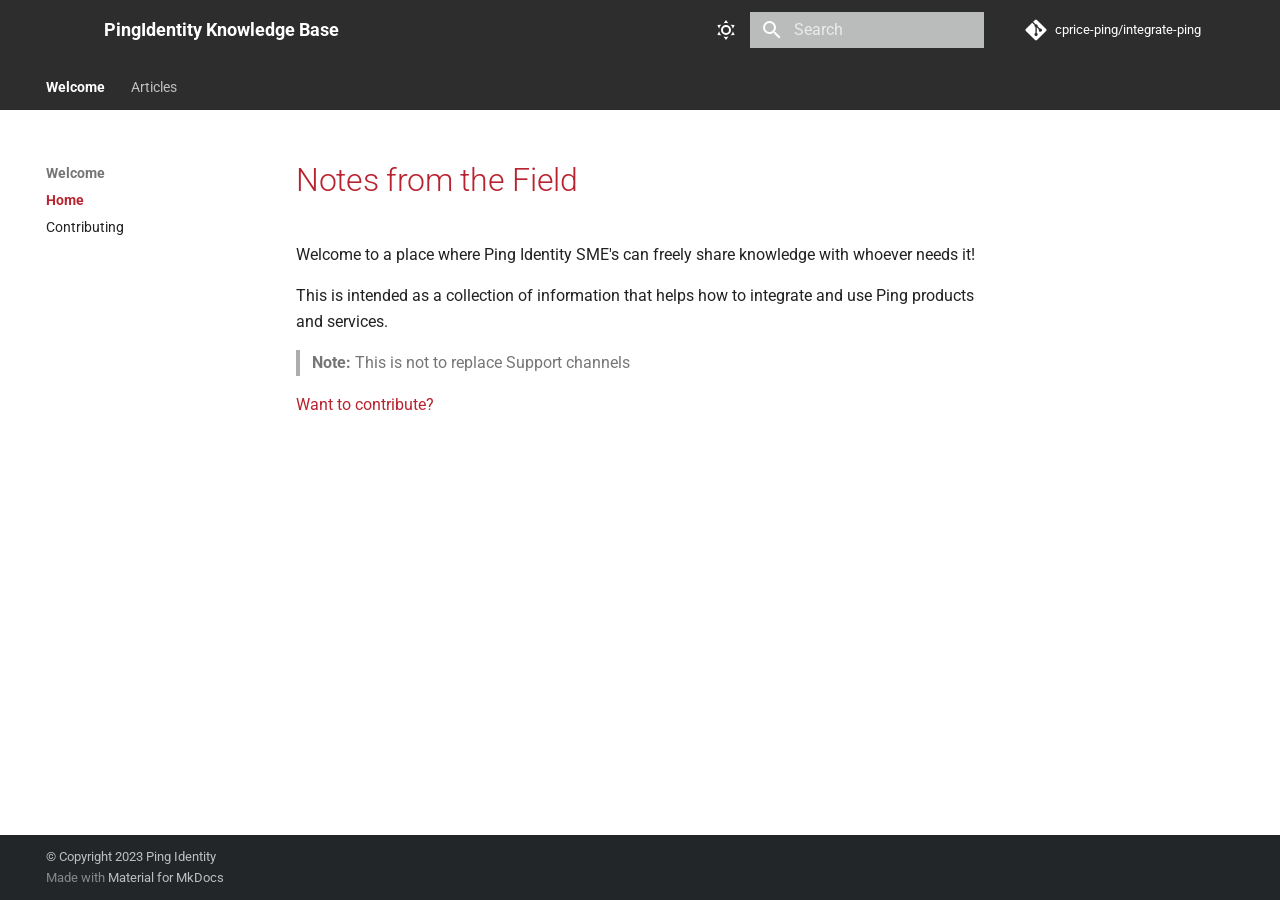
<file: index.html>
<!doctype html>
<html lang="en" class="no-js">
  <head>
    
      <meta charset="utf-8">
      <meta name="viewport" content="width=device-width,initial-scale=1">
      
      
      
        <link rel="canonical" href="https://cprice-ping.github.io/integrate-ping/">
      
      
      
        <link rel="next" href="CONTRIBUTING/">
      
      <link rel="icon" href="images/favicon.png">
      <meta name="generator" content="mkdocs-1.4.2, mkdocs-material-9.1.8">
    
    
      
        <title>Home - PingIdentity Knowledge Base</title>
      
    
    
      <link rel="stylesheet" href="assets/stylesheets/main.ded33207.min.css">
      
        
        <link rel="stylesheet" href="assets/stylesheets/palette.a0c5b2b5.min.css">
      
      

    
    
    
      
        
        
        <link rel="preconnect" href="https://fonts.gstatic.com" crossorigin>
        <link rel="stylesheet" href="https://fonts.googleapis.com/css?family=Roboto:300,300i,400,400i,700,700i%7CRoboto+Mono:400,400i,700,700i&display=fallback">
        <style>:root{--md-text-font:"Roboto";--md-code-font:"Roboto Mono"}</style>
      
    
    
      <link rel="stylesheet" href="mkdocs/overrides/stylesheets/extra.css">
    
    <script>__md_scope=new URL(".",location),__md_hash=e=>[...e].reduce((e,_)=>(e<<5)-e+_.charCodeAt(0),0),__md_get=(e,_=localStorage,t=__md_scope)=>JSON.parse(_.getItem(t.pathname+"."+e)),__md_set=(e,_,t=localStorage,a=__md_scope)=>{try{t.setItem(a.pathname+"."+e,JSON.stringify(_))}catch(e){}}</script>
    
      

    
    
    
  </head>
  
  
    
    
      
    
    
    
    
    <body dir="ltr" data-md-color-scheme="default" data-md-color-primary="indigo" data-md-color-accent="blue">
  
    
    
      <script>var palette=__md_get("__palette");if(palette&&"object"==typeof palette.color)for(var key of Object.keys(palette.color))document.body.setAttribute("data-md-color-"+key,palette.color[key])</script>
    
    <input class="md-toggle" data-md-toggle="drawer" type="checkbox" id="__drawer" autocomplete="off">
    <input class="md-toggle" data-md-toggle="search" type="checkbox" id="__search" autocomplete="off">
    <label class="md-overlay" for="__drawer"></label>
    <div data-md-component="skip">
      
        
        <a href="#notes-from-the-field" class="md-skip">
          Skip to content
        </a>
      
    </div>
    <div data-md-component="announce">
      
    </div>
    
    
      

<header class="md-header" data-md-component="header">
  <nav class="md-header__inner md-grid" aria-label="Header">
    <a href="." title="PingIdentity Knowledge Base" class="md-header__button md-logo" aria-label="PingIdentity Knowledge Base" data-md-component="logo">
      <!-- Logo -->
  
    </a>
    <label class="md-header__button md-icon" for="__drawer">
      <svg xmlns="http://www.w3.org/2000/svg" viewBox="0 0 24 24"><path d="M3 6h18v2H3V6m0 5h18v2H3v-2m0 5h18v2H3v-2Z"/></svg>
    </label>
    <div class="md-header__title" data-md-component="header-title">
      <div class="md-header__ellipsis">
        <div class="md-header__topic">
          <span class="md-ellipsis">
            PingIdentity Knowledge Base
          </span>
        </div>
        <div class="md-header__topic" data-md-component="header-topic">
          <span class="md-ellipsis">
            
              Home
            
          </span>
        </div>
      </div>
    </div>
    
      
        <form class="md-header__option" data-md-component="palette">
          
            
            
            
            <input class="md-option" data-md-color-media="(prefers-color-scheme: light)" data-md-color-scheme="default" data-md-color-primary="indigo" data-md-color-accent="blue"  aria-label="Switch to dark mode"  type="radio" name="__palette" id="__palette_1">
            
              <label class="md-header__button md-icon" title="Switch to dark mode" for="__palette_2" hidden>
                <svg xmlns="http://www.w3.org/2000/svg" viewBox="0 0 24 24"><path d="M12 7a5 5 0 0 1 5 5 5 5 0 0 1-5 5 5 5 0 0 1-5-5 5 5 0 0 1 5-5m0 2a3 3 0 0 0-3 3 3 3 0 0 0 3 3 3 3 0 0 0 3-3 3 3 0 0 0-3-3m0-7 2.39 3.42C13.65 5.15 12.84 5 12 5c-.84 0-1.65.15-2.39.42L12 2M3.34 7l4.16-.35A7.2 7.2 0 0 0 5.94 8.5c-.44.74-.69 1.5-.83 2.29L3.34 7m.02 10 1.76-3.77a7.131 7.131 0 0 0 2.38 4.14L3.36 17M20.65 7l-1.77 3.79a7.023 7.023 0 0 0-2.38-4.15l4.15.36m-.01 10-4.14.36c.59-.51 1.12-1.14 1.54-1.86.42-.73.69-1.5.83-2.29L20.64 17M12 22l-2.41-3.44c.74.27 1.55.44 2.41.44.82 0 1.63-.17 2.37-.44L12 22Z"/></svg>
              </label>
            
          
            
            
            
            <input class="md-option" data-md-color-media="(prefers-color-scheme: dark)" data-md-color-scheme="slate" data-md-color-primary="indigo" data-md-color-accent="blue"  aria-label="Switch to light mode"  type="radio" name="__palette" id="__palette_2">
            
              <label class="md-header__button md-icon" title="Switch to light mode" for="__palette_1" hidden>
                <svg xmlns="http://www.w3.org/2000/svg" viewBox="0 0 24 24"><path d="m17.75 4.09-2.53 1.94.91 3.06-2.63-1.81-2.63 1.81.91-3.06-2.53-1.94L12.44 4l1.06-3 1.06 3 3.19.09m3.5 6.91-1.64 1.25.59 1.98-1.7-1.17-1.7 1.17.59-1.98L15.75 11l2.06-.05L18.5 9l.69 1.95 2.06.05m-2.28 4.95c.83-.08 1.72 1.1 1.19 1.85-.32.45-.66.87-1.08 1.27C15.17 23 8.84 23 4.94 19.07c-3.91-3.9-3.91-10.24 0-14.14.4-.4.82-.76 1.27-1.08.75-.53 1.93.36 1.85 1.19-.27 2.86.69 5.83 2.89 8.02a9.96 9.96 0 0 0 8.02 2.89m-1.64 2.02a12.08 12.08 0 0 1-7.8-3.47c-2.17-2.19-3.33-5-3.49-7.82-2.81 3.14-2.7 7.96.31 10.98 3.02 3.01 7.84 3.12 10.98.31Z"/></svg>
              </label>
            
          
        </form>
      
    
    
    
      <label class="md-header__button md-icon" for="__search">
        <svg xmlns="http://www.w3.org/2000/svg" viewBox="0 0 24 24"><path d="M9.5 3A6.5 6.5 0 0 1 16 9.5c0 1.61-.59 3.09-1.56 4.23l.27.27h.79l5 5-1.5 1.5-5-5v-.79l-.27-.27A6.516 6.516 0 0 1 9.5 16 6.5 6.5 0 0 1 3 9.5 6.5 6.5 0 0 1 9.5 3m0 2C7 5 5 7 5 9.5S7 14 9.5 14 14 12 14 9.5 12 5 9.5 5Z"/></svg>
      </label>
      <div class="md-search" data-md-component="search" role="dialog">
  <label class="md-search__overlay" for="__search"></label>
  <div class="md-search__inner" role="search">
    <form class="md-search__form" name="search">
      <input type="text" class="md-search__input" name="query" aria-label="Search" placeholder="Search" autocapitalize="off" autocorrect="off" autocomplete="off" spellcheck="false" data-md-component="search-query" required>
      <label class="md-search__icon md-icon" for="__search">
        <svg xmlns="http://www.w3.org/2000/svg" viewBox="0 0 24 24"><path d="M9.5 3A6.5 6.5 0 0 1 16 9.5c0 1.61-.59 3.09-1.56 4.23l.27.27h.79l5 5-1.5 1.5-5-5v-.79l-.27-.27A6.516 6.516 0 0 1 9.5 16 6.5 6.5 0 0 1 3 9.5 6.5 6.5 0 0 1 9.5 3m0 2C7 5 5 7 5 9.5S7 14 9.5 14 14 12 14 9.5 12 5 9.5 5Z"/></svg>
        <svg xmlns="http://www.w3.org/2000/svg" viewBox="0 0 24 24"><path d="M20 11v2H8l5.5 5.5-1.42 1.42L4.16 12l7.92-7.92L13.5 5.5 8 11h12Z"/></svg>
      </label>
      <nav class="md-search__options" aria-label="Search">
        
        <button type="reset" class="md-search__icon md-icon" title="Clear" aria-label="Clear" tabindex="-1">
          <svg xmlns="http://www.w3.org/2000/svg" viewBox="0 0 24 24"><path d="M19 6.41 17.59 5 12 10.59 6.41 5 5 6.41 10.59 12 5 17.59 6.41 19 12 13.41 17.59 19 19 17.59 13.41 12 19 6.41Z"/></svg>
        </button>
      </nav>
      
    </form>
    <div class="md-search__output">
      <div class="md-search__scrollwrap" data-md-scrollfix>
        <div class="md-search-result" data-md-component="search-result">
          <div class="md-search-result__meta">
            Initializing search
          </div>
          <ol class="md-search-result__list" role="presentation"></ol>
        </div>
      </div>
    </div>
  </div>
</div>
    
    
      <div class="md-header__source">
        <a href="https://github.com/cprice-ping/integrate-ping" title="Go to repository" class="md-source" data-md-component="source">
  <div class="md-source__icon md-icon">
    
    <svg xmlns="http://www.w3.org/2000/svg" viewBox="0 0 448 512"><!--! Font Awesome Free 6.4.0 by @fontawesome - https://fontawesome.com License - https://fontawesome.com/license/free (Icons: CC BY 4.0, Fonts: SIL OFL 1.1, Code: MIT License) Copyright 2023 Fonticons, Inc.--><path d="M439.55 236.05 244 40.45a28.87 28.87 0 0 0-40.81 0l-40.66 40.63 51.52 51.52c27.06-9.14 52.68 16.77 43.39 43.68l49.66 49.66c34.23-11.8 61.18 31 35.47 56.69-26.49 26.49-70.21-2.87-56-37.34L240.22 199v121.85c25.3 12.54 22.26 41.85 9.08 55a34.34 34.34 0 0 1-48.55 0c-17.57-17.6-11.07-46.91 11.25-56v-123c-20.8-8.51-24.6-30.74-18.64-45L142.57 101 8.45 235.14a28.86 28.86 0 0 0 0 40.81l195.61 195.6a28.86 28.86 0 0 0 40.8 0l194.69-194.69a28.86 28.86 0 0 0 0-40.81z"/></svg>
  </div>
  <div class="md-source__repository">
    cprice-ping/integrate-ping
  </div>
</a>
      </div>
    
  </nav>
  
</header>
    
    <div class="md-container" data-md-component="container">
      
      
        
          
            
<nav class="md-tabs" aria-label="Tabs" data-md-component="tabs">
  <div class="md-grid">
    <ul class="md-tabs__list">
      
        
  
  
    
  


  
  
  
    <li class="md-tabs__item">
      <a href="." class="md-tabs__link md-tabs__link--active">
        Welcome
      </a>
    </li>
  

      
        
  
  


  
  
  
    

  
  
  
    <li class="md-tabs__item">
      <a href="articles/terraform/getting-started/" class="md-tabs__link">
        Articles
      </a>
    </li>
  

  

      
    </ul>
  </div>
</nav>
          
        
      
      <main class="md-main" data-md-component="main">
        <div class="md-main__inner md-grid">
          
            
              
              <div class="md-sidebar md-sidebar--primary" data-md-component="sidebar" data-md-type="navigation" >
                <div class="md-sidebar__scrollwrap">
                  <div class="md-sidebar__inner">
                    

  


<nav class="md-nav md-nav--primary md-nav--lifted" aria-label="Navigation" data-md-level="0">
  <label class="md-nav__title" for="__drawer">
    <a href="." title="PingIdentity Knowledge Base" class="md-nav__button md-logo" aria-label="PingIdentity Knowledge Base" data-md-component="logo">
      <!-- Logo -->
  
    </a>
    PingIdentity Knowledge Base
  </label>
  
    <div class="md-nav__source">
      <a href="https://github.com/cprice-ping/integrate-ping" title="Go to repository" class="md-source" data-md-component="source">
  <div class="md-source__icon md-icon">
    
    <svg xmlns="http://www.w3.org/2000/svg" viewBox="0 0 448 512"><!--! Font Awesome Free 6.4.0 by @fontawesome - https://fontawesome.com License - https://fontawesome.com/license/free (Icons: CC BY 4.0, Fonts: SIL OFL 1.1, Code: MIT License) Copyright 2023 Fonticons, Inc.--><path d="M439.55 236.05 244 40.45a28.87 28.87 0 0 0-40.81 0l-40.66 40.63 51.52 51.52c27.06-9.14 52.68 16.77 43.39 43.68l49.66 49.66c34.23-11.8 61.18 31 35.47 56.69-26.49 26.49-70.21-2.87-56-37.34L240.22 199v121.85c25.3 12.54 22.26 41.85 9.08 55a34.34 34.34 0 0 1-48.55 0c-17.57-17.6-11.07-46.91 11.25-56v-123c-20.8-8.51-24.6-30.74-18.64-45L142.57 101 8.45 235.14a28.86 28.86 0 0 0 0 40.81l195.61 195.6a28.86 28.86 0 0 0 40.8 0l194.69-194.69a28.86 28.86 0 0 0 0-40.81z"/></svg>
  </div>
  <div class="md-source__repository">
    cprice-ping/integrate-ping
  </div>
</a>
    </div>
  
  <ul class="md-nav__list" data-md-scrollfix>
    
      
      
      

  
  
    
  
  
    
    <li class="md-nav__item md-nav__item--active md-nav__item--nested">
      
      
      
      
      <input class="md-nav__toggle md-toggle " type="checkbox" id="__nav_1" checked>
      
      
      
        <label class="md-nav__link" for="__nav_1" id="__nav_1_label" tabindex="0">
          Welcome
          <span class="md-nav__icon md-icon"></span>
        </label>
      
      <nav class="md-nav" data-md-level="1" aria-labelledby="__nav_1_label" aria-expanded="true">
        <label class="md-nav__title" for="__nav_1">
          <span class="md-nav__icon md-icon"></span>
          Welcome
        </label>
        <ul class="md-nav__list" data-md-scrollfix>
          
            
              
  
  
    
  
  
    <li class="md-nav__item md-nav__item--active">
      
      <input class="md-nav__toggle md-toggle" type="checkbox" id="__toc">
      
      
        
      
      
      <a href="." class="md-nav__link md-nav__link--active">
        Home
      </a>
      
    </li>
  

            
          
            
              
  
  
  
    <li class="md-nav__item">
      <a href="CONTRIBUTING/" class="md-nav__link">
        Contributing
      </a>
    </li>
  

            
          
        </ul>
      </nav>
    </li>
  

    
      
      
      

  
  
  
    
    <li class="md-nav__item md-nav__item--nested">
      
      
      
      
      <input class="md-nav__toggle md-toggle " type="checkbox" id="__nav_2" >
      
      
      
        <label class="md-nav__link" for="__nav_2" id="__nav_2_label" tabindex="0">
          Articles
          <span class="md-nav__icon md-icon"></span>
        </label>
      
      <nav class="md-nav" data-md-level="1" aria-labelledby="__nav_2_label" aria-expanded="false">
        <label class="md-nav__title" for="__nav_2">
          <span class="md-nav__icon md-icon"></span>
          Articles
        </label>
        <ul class="md-nav__list" data-md-scrollfix>
          
            
              
  
  
  
    
    <li class="md-nav__item md-nav__item--nested">
      
      
      
      
      <input class="md-nav__toggle md-toggle " type="checkbox" id="__nav_2_1" >
      
      
      
        <label class="md-nav__link" for="__nav_2_1" id="__nav_2_1_label" tabindex="0">
          Terraform
          <span class="md-nav__icon md-icon"></span>
        </label>
      
      <nav class="md-nav" data-md-level="2" aria-labelledby="__nav_2_1_label" aria-expanded="false">
        <label class="md-nav__title" for="__nav_2_1">
          <span class="md-nav__icon md-icon"></span>
          Terraform
        </label>
        <ul class="md-nav__list" data-md-scrollfix>
          
            
              
  
  
  
    <li class="md-nav__item">
      <a href="articles/terraform/getting-started/" class="md-nav__link">
        Getting Started
      </a>
    </li>
  

            
          
        </ul>
      </nav>
    </li>
  

            
          
        </ul>
      </nav>
    </li>
  

    
  </ul>
</nav>
                  </div>
                </div>
              </div>
            
            
              
              <div class="md-sidebar md-sidebar--secondary" data-md-component="sidebar" data-md-type="toc" >
                <div class="md-sidebar__scrollwrap">
                  <div class="md-sidebar__inner">
                    

<nav class="md-nav md-nav--secondary" aria-label="Table of contents">
  
  
  
    
  
  
</nav>
                  </div>
                </div>
              </div>
            
          
          
            <div class="md-content" data-md-component="content">
              <article class="md-content__inner md-typeset">
                
                  


<h1 id="notes-from-the-field">Notes from the Field<a class="headerlink" href="#notes-from-the-field" title="Permanent link"> ¶</a></h1>
<p>Welcome to a place where Ping Identity SME's can freely share knowledge with whoever needs it!</p>
<p>This is intended as a collection of information that helps how to integrate and use Ping products and services.</p>
<blockquote>
<p><strong>Note:</strong> This is not to replace Support channels</p>
</blockquote>
<p><a href="CONTRIBUTING/">Want to contribute?</a></p>





                
              </article>
            </div>
          
          
        </div>
        
          <button type="button" class="md-top md-icon" data-md-component="top" hidden>
            <svg xmlns="http://www.w3.org/2000/svg" viewBox="0 0 24 24"><path d="M13 20h-2V8l-5.5 5.5-1.42-1.42L12 4.16l7.92 7.92-1.42 1.42L13 8v12Z"/></svg>
            Back to top
          </button>
        
      </main>
      
        <footer class="md-footer">
  
  <div class="md-footer-meta md-typeset">
    <div class="md-footer-meta__inner md-grid">
      <div class="md-copyright">
  
    <div class="md-copyright__highlight">
      © Copyright 2023 Ping Identity
    </div>
  
  
    Made with
    <a href="https://squidfunk.github.io/mkdocs-material/" target="_blank" rel="noopener">
      Material for MkDocs
    </a>
  
</div>
      
    </div>
  </div>
</footer>
      
    </div>
    <div class="md-dialog" data-md-component="dialog">
      <div class="md-dialog__inner md-typeset"></div>
    </div>
    
    <script id="__config" type="application/json">{"base": ".", "features": ["navigation.tabs", "instant", "navigation.top"], "search": "assets/javascripts/workers/search.208ed371.min.js", "translations": {"clipboard.copied": "Copied to clipboard", "clipboard.copy": "Copy to clipboard", "search.result.more.one": "1 more on this page", "search.result.more.other": "# more on this page", "search.result.none": "No matching documents", "search.result.one": "1 matching document", "search.result.other": "# matching documents", "search.result.placeholder": "Type to start searching", "search.result.term.missing": "Missing", "select.version": "Select version"}}</script>
    
    
      <script src="assets/javascripts/bundle.51198bba.min.js"></script>
      
    
  </body>
</html>
</file>
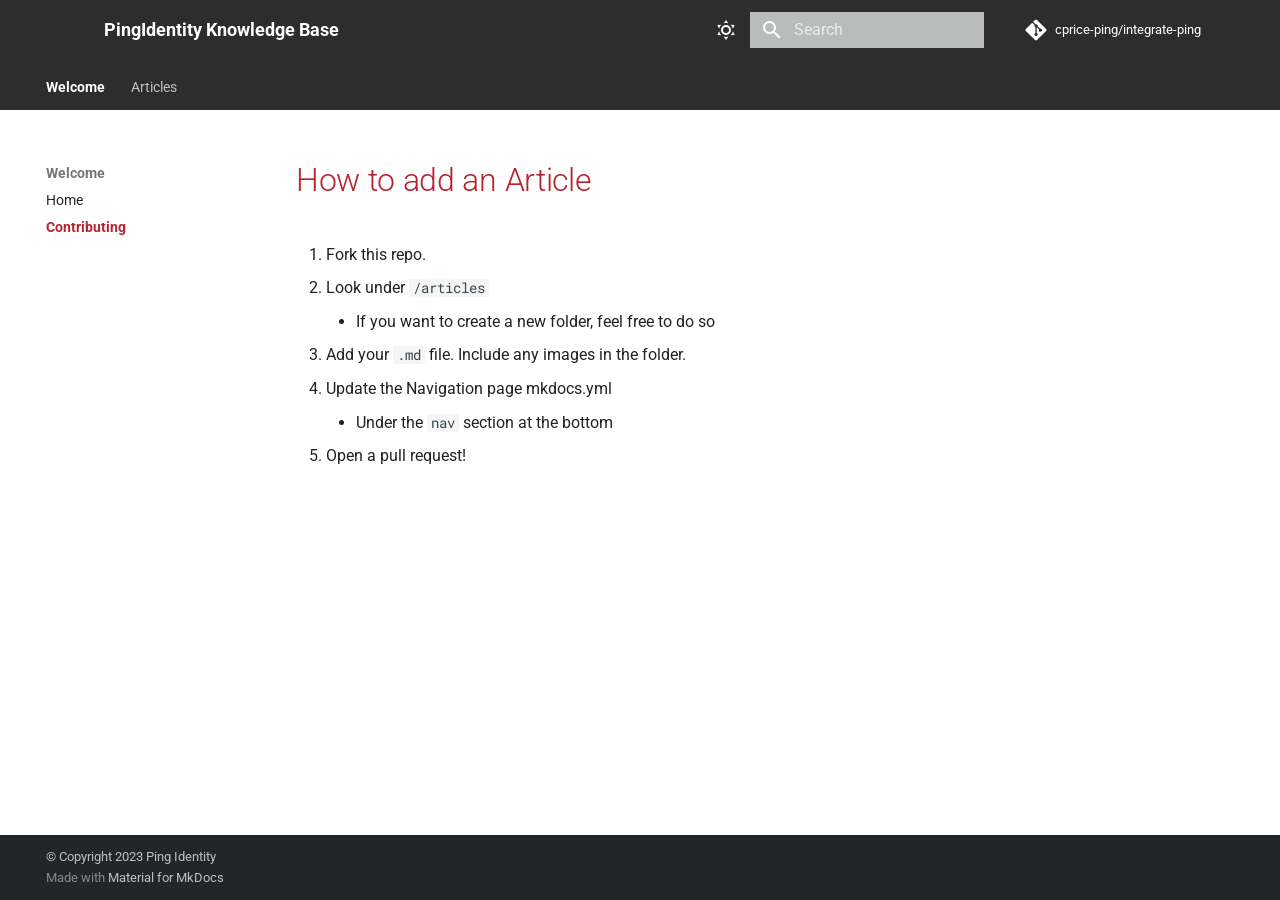
<file: CONTRIBUTING/index.html>
<!doctype html>
<html lang="en" class="no-js">
  <head>
    
      <meta charset="utf-8">
      <meta name="viewport" content="width=device-width,initial-scale=1">
      
      
      
        <link rel="canonical" href="https://cprice-ping.github.io/integrate-ping/CONTRIBUTING/">
      
      
        <link rel="prev" href="..">
      
      
        <link rel="next" href="../articles/terraform/getting-started/">
      
      <link rel="icon" href="../images/favicon.png">
      <meta name="generator" content="mkdocs-1.4.2, mkdocs-material-9.1.8">
    
    
      
        <title>Contributing - PingIdentity Knowledge Base</title>
      
    
    
      <link rel="stylesheet" href="../assets/stylesheets/main.ded33207.min.css">
      
        
        <link rel="stylesheet" href="../assets/stylesheets/palette.a0c5b2b5.min.css">
      
      

    
    
    
      
        
        
        <link rel="preconnect" href="https://fonts.gstatic.com" crossorigin>
        <link rel="stylesheet" href="https://fonts.googleapis.com/css?family=Roboto:300,300i,400,400i,700,700i%7CRoboto+Mono:400,400i,700,700i&display=fallback">
        <style>:root{--md-text-font:"Roboto";--md-code-font:"Roboto Mono"}</style>
      
    
    
      <link rel="stylesheet" href="../mkdocs/overrides/stylesheets/extra.css">
    
    <script>__md_scope=new URL("..",location),__md_hash=e=>[...e].reduce((e,_)=>(e<<5)-e+_.charCodeAt(0),0),__md_get=(e,_=localStorage,t=__md_scope)=>JSON.parse(_.getItem(t.pathname+"."+e)),__md_set=(e,_,t=localStorage,a=__md_scope)=>{try{t.setItem(a.pathname+"."+e,JSON.stringify(_))}catch(e){}}</script>
    
      

    
    
    
  </head>
  
  
    
    
      
    
    
    
    
    <body dir="ltr" data-md-color-scheme="default" data-md-color-primary="indigo" data-md-color-accent="blue">
  
    
    
      <script>var palette=__md_get("__palette");if(palette&&"object"==typeof palette.color)for(var key of Object.keys(palette.color))document.body.setAttribute("data-md-color-"+key,palette.color[key])</script>
    
    <input class="md-toggle" data-md-toggle="drawer" type="checkbox" id="__drawer" autocomplete="off">
    <input class="md-toggle" data-md-toggle="search" type="checkbox" id="__search" autocomplete="off">
    <label class="md-overlay" for="__drawer"></label>
    <div data-md-component="skip">
      
        
        <a href="#how-to-add-an-article" class="md-skip">
          Skip to content
        </a>
      
    </div>
    <div data-md-component="announce">
      
    </div>
    
    
      

<header class="md-header" data-md-component="header">
  <nav class="md-header__inner md-grid" aria-label="Header">
    <a href=".." title="PingIdentity Knowledge Base" class="md-header__button md-logo" aria-label="PingIdentity Knowledge Base" data-md-component="logo">
      <!-- Logo -->
  
    </a>
    <label class="md-header__button md-icon" for="__drawer">
      <svg xmlns="http://www.w3.org/2000/svg" viewBox="0 0 24 24"><path d="M3 6h18v2H3V6m0 5h18v2H3v-2m0 5h18v2H3v-2Z"/></svg>
    </label>
    <div class="md-header__title" data-md-component="header-title">
      <div class="md-header__ellipsis">
        <div class="md-header__topic">
          <span class="md-ellipsis">
            PingIdentity Knowledge Base
          </span>
        </div>
        <div class="md-header__topic" data-md-component="header-topic">
          <span class="md-ellipsis">
            
              Contributing
            
          </span>
        </div>
      </div>
    </div>
    
      
        <form class="md-header__option" data-md-component="palette">
          
            
            
            
            <input class="md-option" data-md-color-media="(prefers-color-scheme: light)" data-md-color-scheme="default" data-md-color-primary="indigo" data-md-color-accent="blue"  aria-label="Switch to dark mode"  type="radio" name="__palette" id="__palette_1">
            
              <label class="md-header__button md-icon" title="Switch to dark mode" for="__palette_2" hidden>
                <svg xmlns="http://www.w3.org/2000/svg" viewBox="0 0 24 24"><path d="M12 7a5 5 0 0 1 5 5 5 5 0 0 1-5 5 5 5 0 0 1-5-5 5 5 0 0 1 5-5m0 2a3 3 0 0 0-3 3 3 3 0 0 0 3 3 3 3 0 0 0 3-3 3 3 0 0 0-3-3m0-7 2.39 3.42C13.65 5.15 12.84 5 12 5c-.84 0-1.65.15-2.39.42L12 2M3.34 7l4.16-.35A7.2 7.2 0 0 0 5.94 8.5c-.44.74-.69 1.5-.83 2.29L3.34 7m.02 10 1.76-3.77a7.131 7.131 0 0 0 2.38 4.14L3.36 17M20.65 7l-1.77 3.79a7.023 7.023 0 0 0-2.38-4.15l4.15.36m-.01 10-4.14.36c.59-.51 1.12-1.14 1.54-1.86.42-.73.69-1.5.83-2.29L20.64 17M12 22l-2.41-3.44c.74.27 1.55.44 2.41.44.82 0 1.63-.17 2.37-.44L12 22Z"/></svg>
              </label>
            
          
            
            
            
            <input class="md-option" data-md-color-media="(prefers-color-scheme: dark)" data-md-color-scheme="slate" data-md-color-primary="indigo" data-md-color-accent="blue"  aria-label="Switch to light mode"  type="radio" name="__palette" id="__palette_2">
            
              <label class="md-header__button md-icon" title="Switch to light mode" for="__palette_1" hidden>
                <svg xmlns="http://www.w3.org/2000/svg" viewBox="0 0 24 24"><path d="m17.75 4.09-2.53 1.94.91 3.06-2.63-1.81-2.63 1.81.91-3.06-2.53-1.94L12.44 4l1.06-3 1.06 3 3.19.09m3.5 6.91-1.64 1.25.59 1.98-1.7-1.17-1.7 1.17.59-1.98L15.75 11l2.06-.05L18.5 9l.69 1.95 2.06.05m-2.28 4.95c.83-.08 1.72 1.1 1.19 1.85-.32.45-.66.87-1.08 1.27C15.17 23 8.84 23 4.94 19.07c-3.91-3.9-3.91-10.24 0-14.14.4-.4.82-.76 1.27-1.08.75-.53 1.93.36 1.85 1.19-.27 2.86.69 5.83 2.89 8.02a9.96 9.96 0 0 0 8.02 2.89m-1.64 2.02a12.08 12.08 0 0 1-7.8-3.47c-2.17-2.19-3.33-5-3.49-7.82-2.81 3.14-2.7 7.96.31 10.98 3.02 3.01 7.84 3.12 10.98.31Z"/></svg>
              </label>
            
          
        </form>
      
    
    
    
      <label class="md-header__button md-icon" for="__search">
        <svg xmlns="http://www.w3.org/2000/svg" viewBox="0 0 24 24"><path d="M9.5 3A6.5 6.5 0 0 1 16 9.5c0 1.61-.59 3.09-1.56 4.23l.27.27h.79l5 5-1.5 1.5-5-5v-.79l-.27-.27A6.516 6.516 0 0 1 9.5 16 6.5 6.5 0 0 1 3 9.5 6.5 6.5 0 0 1 9.5 3m0 2C7 5 5 7 5 9.5S7 14 9.5 14 14 12 14 9.5 12 5 9.5 5Z"/></svg>
      </label>
      <div class="md-search" data-md-component="search" role="dialog">
  <label class="md-search__overlay" for="__search"></label>
  <div class="md-search__inner" role="search">
    <form class="md-search__form" name="search">
      <input type="text" class="md-search__input" name="query" aria-label="Search" placeholder="Search" autocapitalize="off" autocorrect="off" autocomplete="off" spellcheck="false" data-md-component="search-query" required>
      <label class="md-search__icon md-icon" for="__search">
        <svg xmlns="http://www.w3.org/2000/svg" viewBox="0 0 24 24"><path d="M9.5 3A6.5 6.5 0 0 1 16 9.5c0 1.61-.59 3.09-1.56 4.23l.27.27h.79l5 5-1.5 1.5-5-5v-.79l-.27-.27A6.516 6.516 0 0 1 9.5 16 6.5 6.5 0 0 1 3 9.5 6.5 6.5 0 0 1 9.5 3m0 2C7 5 5 7 5 9.5S7 14 9.5 14 14 12 14 9.5 12 5 9.5 5Z"/></svg>
        <svg xmlns="http://www.w3.org/2000/svg" viewBox="0 0 24 24"><path d="M20 11v2H8l5.5 5.5-1.42 1.42L4.16 12l7.92-7.92L13.5 5.5 8 11h12Z"/></svg>
      </label>
      <nav class="md-search__options" aria-label="Search">
        
        <button type="reset" class="md-search__icon md-icon" title="Clear" aria-label="Clear" tabindex="-1">
          <svg xmlns="http://www.w3.org/2000/svg" viewBox="0 0 24 24"><path d="M19 6.41 17.59 5 12 10.59 6.41 5 5 6.41 10.59 12 5 17.59 6.41 19 12 13.41 17.59 19 19 17.59 13.41 12 19 6.41Z"/></svg>
        </button>
      </nav>
      
    </form>
    <div class="md-search__output">
      <div class="md-search__scrollwrap" data-md-scrollfix>
        <div class="md-search-result" data-md-component="search-result">
          <div class="md-search-result__meta">
            Initializing search
          </div>
          <ol class="md-search-result__list" role="presentation"></ol>
        </div>
      </div>
    </div>
  </div>
</div>
    
    
      <div class="md-header__source">
        <a href="https://github.com/cprice-ping/integrate-ping" title="Go to repository" class="md-source" data-md-component="source">
  <div class="md-source__icon md-icon">
    
    <svg xmlns="http://www.w3.org/2000/svg" viewBox="0 0 448 512"><!--! Font Awesome Free 6.4.0 by @fontawesome - https://fontawesome.com License - https://fontawesome.com/license/free (Icons: CC BY 4.0, Fonts: SIL OFL 1.1, Code: MIT License) Copyright 2023 Fonticons, Inc.--><path d="M439.55 236.05 244 40.45a28.87 28.87 0 0 0-40.81 0l-40.66 40.63 51.52 51.52c27.06-9.14 52.68 16.77 43.39 43.68l49.66 49.66c34.23-11.8 61.18 31 35.47 56.69-26.49 26.49-70.21-2.87-56-37.34L240.22 199v121.85c25.3 12.54 22.26 41.85 9.08 55a34.34 34.34 0 0 1-48.55 0c-17.57-17.6-11.07-46.91 11.25-56v-123c-20.8-8.51-24.6-30.74-18.64-45L142.57 101 8.45 235.14a28.86 28.86 0 0 0 0 40.81l195.61 195.6a28.86 28.86 0 0 0 40.8 0l194.69-194.69a28.86 28.86 0 0 0 0-40.81z"/></svg>
  </div>
  <div class="md-source__repository">
    cprice-ping/integrate-ping
  </div>
</a>
      </div>
    
  </nav>
  
</header>
    
    <div class="md-container" data-md-component="container">
      
      
        
          
            
<nav class="md-tabs" aria-label="Tabs" data-md-component="tabs">
  <div class="md-grid">
    <ul class="md-tabs__list">
      
        
  
  
    
  


  
  
  
    <li class="md-tabs__item">
      <a href=".." class="md-tabs__link md-tabs__link--active">
        Welcome
      </a>
    </li>
  

      
        
  
  


  
  
  
    

  
  
  
    <li class="md-tabs__item">
      <a href="../articles/terraform/getting-started/" class="md-tabs__link">
        Articles
      </a>
    </li>
  

  

      
    </ul>
  </div>
</nav>
          
        
      
      <main class="md-main" data-md-component="main">
        <div class="md-main__inner md-grid">
          
            
              
              <div class="md-sidebar md-sidebar--primary" data-md-component="sidebar" data-md-type="navigation" >
                <div class="md-sidebar__scrollwrap">
                  <div class="md-sidebar__inner">
                    

  


<nav class="md-nav md-nav--primary md-nav--lifted" aria-label="Navigation" data-md-level="0">
  <label class="md-nav__title" for="__drawer">
    <a href=".." title="PingIdentity Knowledge Base" class="md-nav__button md-logo" aria-label="PingIdentity Knowledge Base" data-md-component="logo">
      <!-- Logo -->
  
    </a>
    PingIdentity Knowledge Base
  </label>
  
    <div class="md-nav__source">
      <a href="https://github.com/cprice-ping/integrate-ping" title="Go to repository" class="md-source" data-md-component="source">
  <div class="md-source__icon md-icon">
    
    <svg xmlns="http://www.w3.org/2000/svg" viewBox="0 0 448 512"><!--! Font Awesome Free 6.4.0 by @fontawesome - https://fontawesome.com License - https://fontawesome.com/license/free (Icons: CC BY 4.0, Fonts: SIL OFL 1.1, Code: MIT License) Copyright 2023 Fonticons, Inc.--><path d="M439.55 236.05 244 40.45a28.87 28.87 0 0 0-40.81 0l-40.66 40.63 51.52 51.52c27.06-9.14 52.68 16.77 43.39 43.68l49.66 49.66c34.23-11.8 61.18 31 35.47 56.69-26.49 26.49-70.21-2.87-56-37.34L240.22 199v121.85c25.3 12.54 22.26 41.85 9.08 55a34.34 34.34 0 0 1-48.55 0c-17.57-17.6-11.07-46.91 11.25-56v-123c-20.8-8.51-24.6-30.74-18.64-45L142.57 101 8.45 235.14a28.86 28.86 0 0 0 0 40.81l195.61 195.6a28.86 28.86 0 0 0 40.8 0l194.69-194.69a28.86 28.86 0 0 0 0-40.81z"/></svg>
  </div>
  <div class="md-source__repository">
    cprice-ping/integrate-ping
  </div>
</a>
    </div>
  
  <ul class="md-nav__list" data-md-scrollfix>
    
      
      
      

  
  
    
  
  
    
    <li class="md-nav__item md-nav__item--active md-nav__item--nested">
      
      
      
      
      <input class="md-nav__toggle md-toggle " type="checkbox" id="__nav_1" checked>
      
      
      
        <label class="md-nav__link" for="__nav_1" id="__nav_1_label" tabindex="0">
          Welcome
          <span class="md-nav__icon md-icon"></span>
        </label>
      
      <nav class="md-nav" data-md-level="1" aria-labelledby="__nav_1_label" aria-expanded="true">
        <label class="md-nav__title" for="__nav_1">
          <span class="md-nav__icon md-icon"></span>
          Welcome
        </label>
        <ul class="md-nav__list" data-md-scrollfix>
          
            
              
  
  
  
    <li class="md-nav__item">
      <a href=".." class="md-nav__link">
        Home
      </a>
    </li>
  

            
          
            
              
  
  
    
  
  
    <li class="md-nav__item md-nav__item--active">
      
      <input class="md-nav__toggle md-toggle" type="checkbox" id="__toc">
      
      
        
      
      
      <a href="./" class="md-nav__link md-nav__link--active">
        Contributing
      </a>
      
    </li>
  

            
          
        </ul>
      </nav>
    </li>
  

    
      
      
      

  
  
  
    
    <li class="md-nav__item md-nav__item--nested">
      
      
      
      
      <input class="md-nav__toggle md-toggle " type="checkbox" id="__nav_2" >
      
      
      
        <label class="md-nav__link" for="__nav_2" id="__nav_2_label" tabindex="0">
          Articles
          <span class="md-nav__icon md-icon"></span>
        </label>
      
      <nav class="md-nav" data-md-level="1" aria-labelledby="__nav_2_label" aria-expanded="false">
        <label class="md-nav__title" for="__nav_2">
          <span class="md-nav__icon md-icon"></span>
          Articles
        </label>
        <ul class="md-nav__list" data-md-scrollfix>
          
            
              
  
  
  
    
    <li class="md-nav__item md-nav__item--nested">
      
      
      
      
      <input class="md-nav__toggle md-toggle " type="checkbox" id="__nav_2_1" >
      
      
      
        <label class="md-nav__link" for="__nav_2_1" id="__nav_2_1_label" tabindex="0">
          Terraform
          <span class="md-nav__icon md-icon"></span>
        </label>
      
      <nav class="md-nav" data-md-level="2" aria-labelledby="__nav_2_1_label" aria-expanded="false">
        <label class="md-nav__title" for="__nav_2_1">
          <span class="md-nav__icon md-icon"></span>
          Terraform
        </label>
        <ul class="md-nav__list" data-md-scrollfix>
          
            
              
  
  
  
    <li class="md-nav__item">
      <a href="../articles/terraform/getting-started/" class="md-nav__link">
        Getting Started
      </a>
    </li>
  

            
          
        </ul>
      </nav>
    </li>
  

            
          
        </ul>
      </nav>
    </li>
  

    
  </ul>
</nav>
                  </div>
                </div>
              </div>
            
            
              
              <div class="md-sidebar md-sidebar--secondary" data-md-component="sidebar" data-md-type="toc" >
                <div class="md-sidebar__scrollwrap">
                  <div class="md-sidebar__inner">
                    

<nav class="md-nav md-nav--secondary" aria-label="Table of contents">
  
  
  
    
  
  
</nav>
                  </div>
                </div>
              </div>
            
          
          
            <div class="md-content" data-md-component="content">
              <article class="md-content__inner md-typeset">
                
                  


<h1 id="how-to-add-an-article">How to add an Article<a class="headerlink" href="#how-to-add-an-article" title="Permanent link"> ¶</a></h1>
<ol>
<li>Fork this repo.</li>
<li>Look under <code>/articles</code><ul>
<li>If you want to create a new folder, feel free to do so</li>
</ul>
</li>
<li>Add your <code>.md</code> file. Include any images in the folder.</li>
<li>Update the Navigation page mkdocs.yml<ul>
<li>Under the <code>nav</code> section at the bottom</li>
</ul>
</li>
<li>Open a pull request!</li>
</ol>





                
              </article>
            </div>
          
          
        </div>
        
          <button type="button" class="md-top md-icon" data-md-component="top" hidden>
            <svg xmlns="http://www.w3.org/2000/svg" viewBox="0 0 24 24"><path d="M13 20h-2V8l-5.5 5.5-1.42-1.42L12 4.16l7.92 7.92-1.42 1.42L13 8v12Z"/></svg>
            Back to top
          </button>
        
      </main>
      
        <footer class="md-footer">
  
  <div class="md-footer-meta md-typeset">
    <div class="md-footer-meta__inner md-grid">
      <div class="md-copyright">
  
    <div class="md-copyright__highlight">
      © Copyright 2023 Ping Identity
    </div>
  
  
    Made with
    <a href="https://squidfunk.github.io/mkdocs-material/" target="_blank" rel="noopener">
      Material for MkDocs
    </a>
  
</div>
      
    </div>
  </div>
</footer>
      
    </div>
    <div class="md-dialog" data-md-component="dialog">
      <div class="md-dialog__inner md-typeset"></div>
    </div>
    
    <script id="__config" type="application/json">{"base": "..", "features": ["navigation.tabs", "instant", "navigation.top"], "search": "../assets/javascripts/workers/search.208ed371.min.js", "translations": {"clipboard.copied": "Copied to clipboard", "clipboard.copy": "Copy to clipboard", "search.result.more.one": "1 more on this page", "search.result.more.other": "# more on this page", "search.result.none": "No matching documents", "search.result.one": "1 matching document", "search.result.other": "# matching documents", "search.result.placeholder": "Type to start searching", "search.result.term.missing": "Missing", "select.version": "Select version"}}</script>
    
    
      <script src="../assets/javascripts/bundle.51198bba.min.js"></script>
      
    
  </body>
</html>
</file>
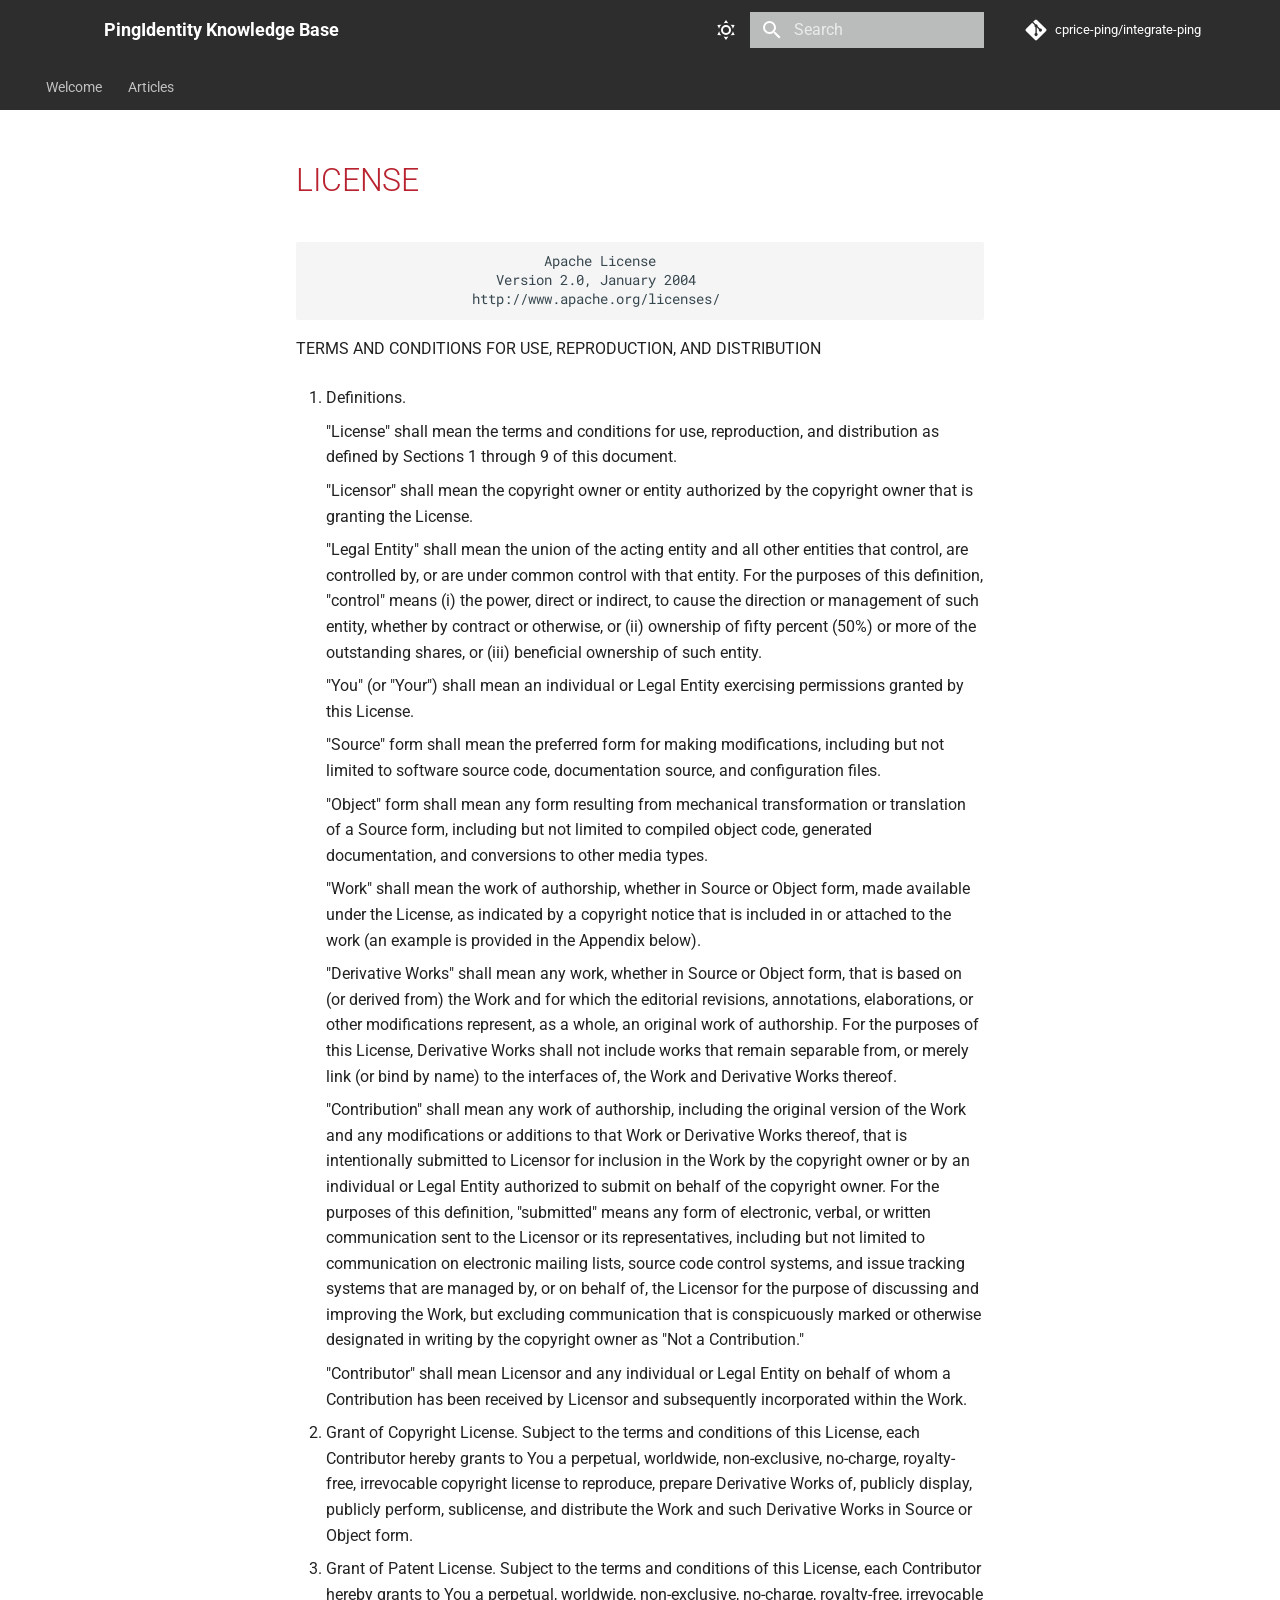
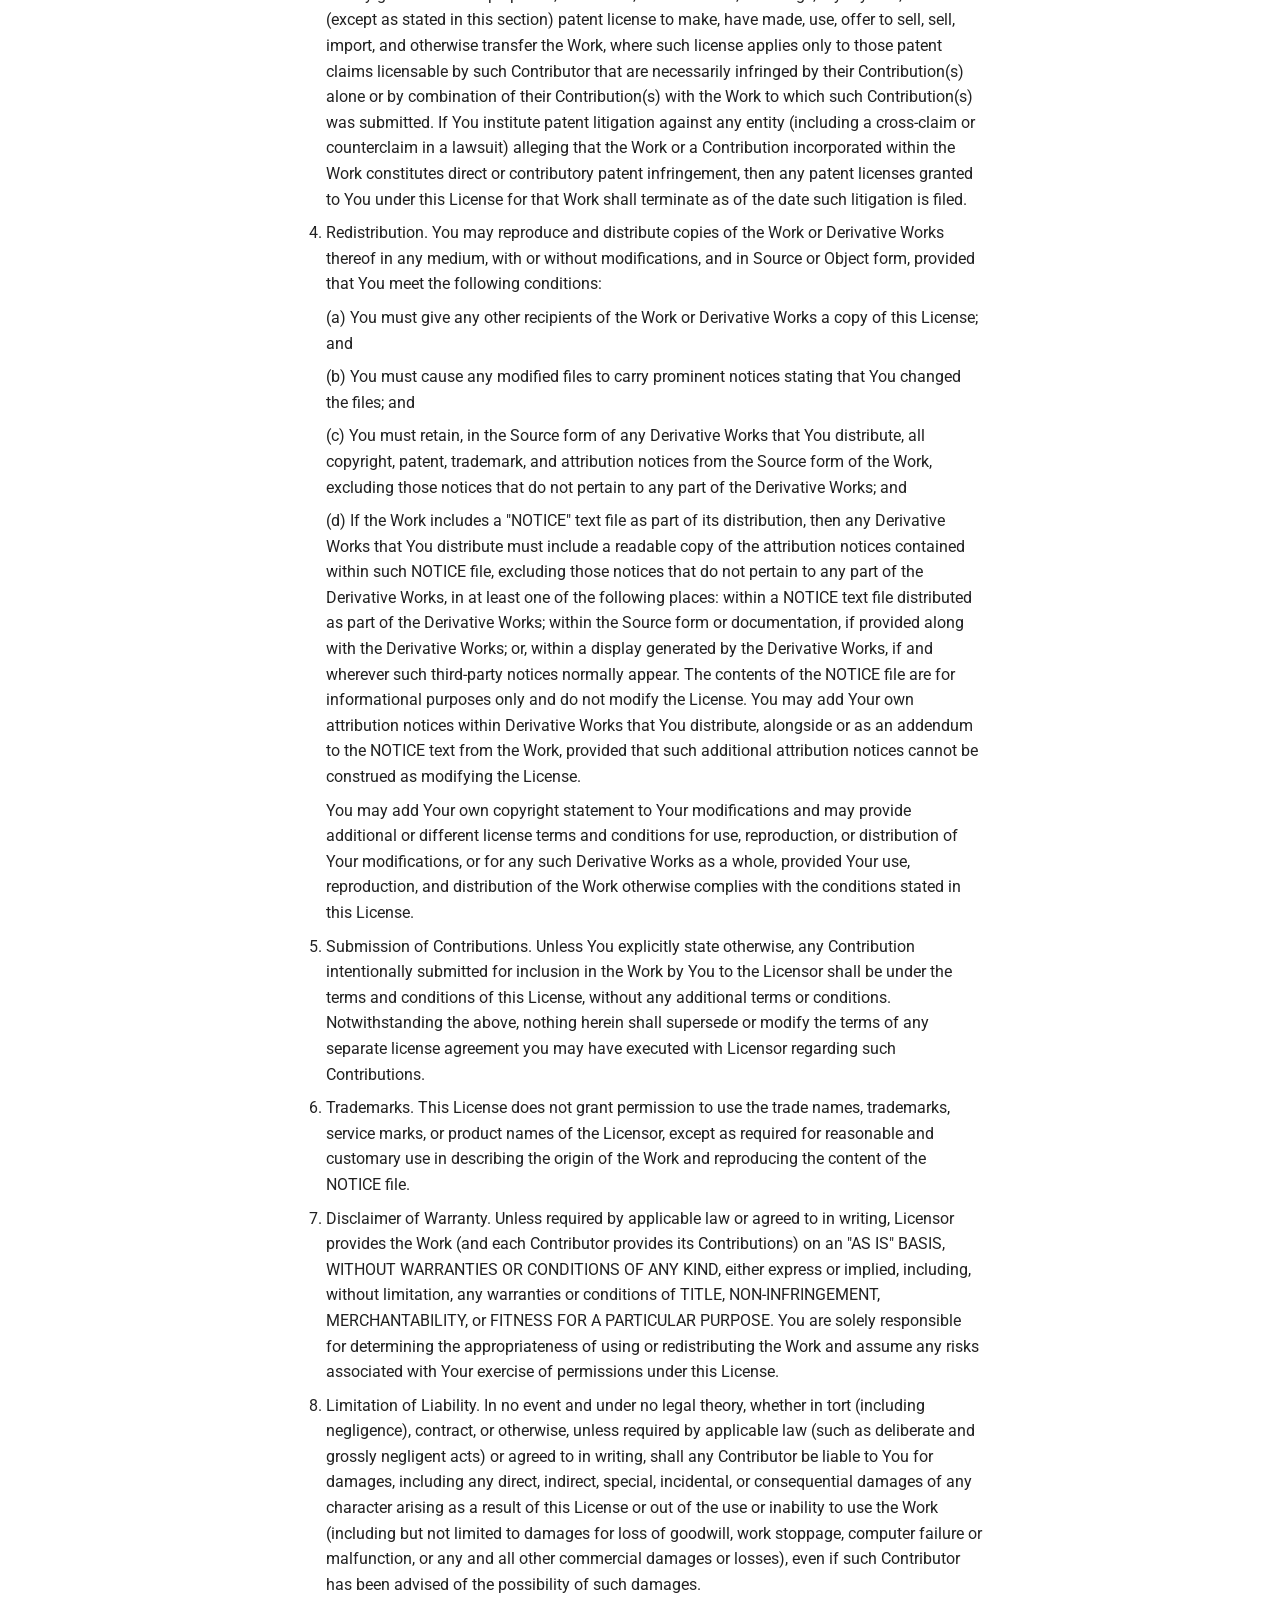
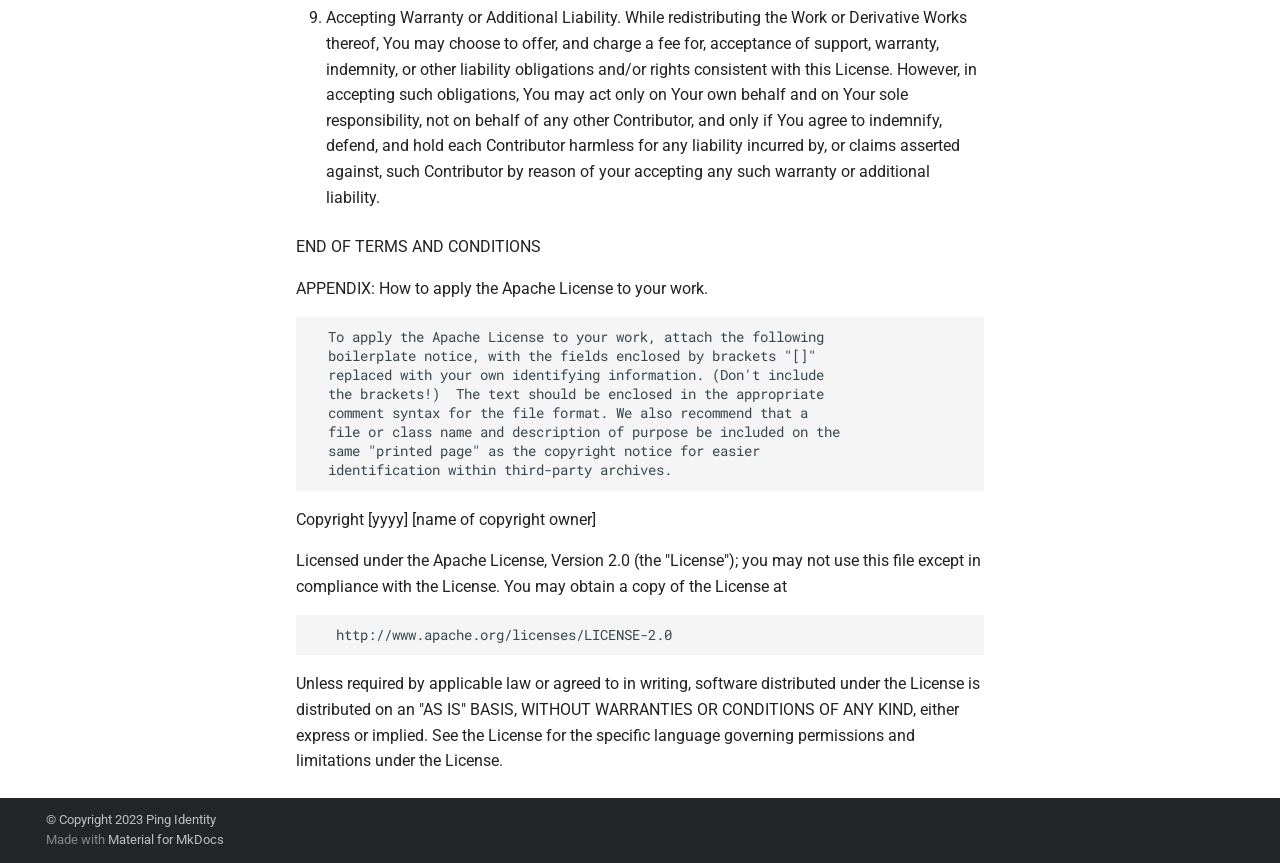
<file: LICENSE/index.html>
<!doctype html>
<html lang="en" class="no-js">
  <head>
    
      <meta charset="utf-8">
      <meta name="viewport" content="width=device-width,initial-scale=1">
      
      
      
        <link rel="canonical" href="https://cprice-ping.github.io/integrate-ping/LICENSE/">
      
      
      
      <link rel="icon" href="../images/favicon.png">
      <meta name="generator" content="mkdocs-1.4.2, mkdocs-material-9.1.8">
    
    
      
        <title>LICENSE - PingIdentity Knowledge Base</title>
      
    
    
      <link rel="stylesheet" href="../assets/stylesheets/main.ded33207.min.css">
      
        
        <link rel="stylesheet" href="../assets/stylesheets/palette.a0c5b2b5.min.css">
      
      

    
    
    
      
        
        
        <link rel="preconnect" href="https://fonts.gstatic.com" crossorigin>
        <link rel="stylesheet" href="https://fonts.googleapis.com/css?family=Roboto:300,300i,400,400i,700,700i%7CRoboto+Mono:400,400i,700,700i&display=fallback">
        <style>:root{--md-text-font:"Roboto";--md-code-font:"Roboto Mono"}</style>
      
    
    
      <link rel="stylesheet" href="../mkdocs/overrides/stylesheets/extra.css">
    
    <script>__md_scope=new URL("..",location),__md_hash=e=>[...e].reduce((e,_)=>(e<<5)-e+_.charCodeAt(0),0),__md_get=(e,_=localStorage,t=__md_scope)=>JSON.parse(_.getItem(t.pathname+"."+e)),__md_set=(e,_,t=localStorage,a=__md_scope)=>{try{t.setItem(a.pathname+"."+e,JSON.stringify(_))}catch(e){}}</script>
    
      

    
    
    
  </head>
  
  
    
    
      
    
    
    
    
    <body dir="ltr" data-md-color-scheme="default" data-md-color-primary="indigo" data-md-color-accent="blue">
  
    
    
      <script>var palette=__md_get("__palette");if(palette&&"object"==typeof palette.color)for(var key of Object.keys(palette.color))document.body.setAttribute("data-md-color-"+key,palette.color[key])</script>
    
    <input class="md-toggle" data-md-toggle="drawer" type="checkbox" id="__drawer" autocomplete="off">
    <input class="md-toggle" data-md-toggle="search" type="checkbox" id="__search" autocomplete="off">
    <label class="md-overlay" for="__drawer"></label>
    <div data-md-component="skip">
      
    </div>
    <div data-md-component="announce">
      
    </div>
    
    
      

<header class="md-header" data-md-component="header">
  <nav class="md-header__inner md-grid" aria-label="Header">
    <a href=".." title="PingIdentity Knowledge Base" class="md-header__button md-logo" aria-label="PingIdentity Knowledge Base" data-md-component="logo">
      <!-- Logo -->
  
    </a>
    <label class="md-header__button md-icon" for="__drawer">
      <svg xmlns="http://www.w3.org/2000/svg" viewBox="0 0 24 24"><path d="M3 6h18v2H3V6m0 5h18v2H3v-2m0 5h18v2H3v-2Z"/></svg>
    </label>
    <div class="md-header__title" data-md-component="header-title">
      <div class="md-header__ellipsis">
        <div class="md-header__topic">
          <span class="md-ellipsis">
            PingIdentity Knowledge Base
          </span>
        </div>
        <div class="md-header__topic" data-md-component="header-topic">
          <span class="md-ellipsis">
            
              LICENSE
            
          </span>
        </div>
      </div>
    </div>
    
      
        <form class="md-header__option" data-md-component="palette">
          
            
            
            
            <input class="md-option" data-md-color-media="(prefers-color-scheme: light)" data-md-color-scheme="default" data-md-color-primary="indigo" data-md-color-accent="blue"  aria-label="Switch to dark mode"  type="radio" name="__palette" id="__palette_1">
            
              <label class="md-header__button md-icon" title="Switch to dark mode" for="__palette_2" hidden>
                <svg xmlns="http://www.w3.org/2000/svg" viewBox="0 0 24 24"><path d="M12 7a5 5 0 0 1 5 5 5 5 0 0 1-5 5 5 5 0 0 1-5-5 5 5 0 0 1 5-5m0 2a3 3 0 0 0-3 3 3 3 0 0 0 3 3 3 3 0 0 0 3-3 3 3 0 0 0-3-3m0-7 2.39 3.42C13.65 5.15 12.84 5 12 5c-.84 0-1.65.15-2.39.42L12 2M3.34 7l4.16-.35A7.2 7.2 0 0 0 5.94 8.5c-.44.74-.69 1.5-.83 2.29L3.34 7m.02 10 1.76-3.77a7.131 7.131 0 0 0 2.38 4.14L3.36 17M20.65 7l-1.77 3.79a7.023 7.023 0 0 0-2.38-4.15l4.15.36m-.01 10-4.14.36c.59-.51 1.12-1.14 1.54-1.86.42-.73.69-1.5.83-2.29L20.64 17M12 22l-2.41-3.44c.74.27 1.55.44 2.41.44.82 0 1.63-.17 2.37-.44L12 22Z"/></svg>
              </label>
            
          
            
            
            
            <input class="md-option" data-md-color-media="(prefers-color-scheme: dark)" data-md-color-scheme="slate" data-md-color-primary="indigo" data-md-color-accent="blue"  aria-label="Switch to light mode"  type="radio" name="__palette" id="__palette_2">
            
              <label class="md-header__button md-icon" title="Switch to light mode" for="__palette_1" hidden>
                <svg xmlns="http://www.w3.org/2000/svg" viewBox="0 0 24 24"><path d="m17.75 4.09-2.53 1.94.91 3.06-2.63-1.81-2.63 1.81.91-3.06-2.53-1.94L12.44 4l1.06-3 1.06 3 3.19.09m3.5 6.91-1.64 1.25.59 1.98-1.7-1.17-1.7 1.17.59-1.98L15.75 11l2.06-.05L18.5 9l.69 1.95 2.06.05m-2.28 4.95c.83-.08 1.72 1.1 1.19 1.85-.32.45-.66.87-1.08 1.27C15.17 23 8.84 23 4.94 19.07c-3.91-3.9-3.91-10.24 0-14.14.4-.4.82-.76 1.27-1.08.75-.53 1.93.36 1.85 1.19-.27 2.86.69 5.83 2.89 8.02a9.96 9.96 0 0 0 8.02 2.89m-1.64 2.02a12.08 12.08 0 0 1-7.8-3.47c-2.17-2.19-3.33-5-3.49-7.82-2.81 3.14-2.7 7.96.31 10.98 3.02 3.01 7.84 3.12 10.98.31Z"/></svg>
              </label>
            
          
        </form>
      
    
    
    
      <label class="md-header__button md-icon" for="__search">
        <svg xmlns="http://www.w3.org/2000/svg" viewBox="0 0 24 24"><path d="M9.5 3A6.5 6.5 0 0 1 16 9.5c0 1.61-.59 3.09-1.56 4.23l.27.27h.79l5 5-1.5 1.5-5-5v-.79l-.27-.27A6.516 6.516 0 0 1 9.5 16 6.5 6.5 0 0 1 3 9.5 6.5 6.5 0 0 1 9.5 3m0 2C7 5 5 7 5 9.5S7 14 9.5 14 14 12 14 9.5 12 5 9.5 5Z"/></svg>
      </label>
      <div class="md-search" data-md-component="search" role="dialog">
  <label class="md-search__overlay" for="__search"></label>
  <div class="md-search__inner" role="search">
    <form class="md-search__form" name="search">
      <input type="text" class="md-search__input" name="query" aria-label="Search" placeholder="Search" autocapitalize="off" autocorrect="off" autocomplete="off" spellcheck="false" data-md-component="search-query" required>
      <label class="md-search__icon md-icon" for="__search">
        <svg xmlns="http://www.w3.org/2000/svg" viewBox="0 0 24 24"><path d="M9.5 3A6.5 6.5 0 0 1 16 9.5c0 1.61-.59 3.09-1.56 4.23l.27.27h.79l5 5-1.5 1.5-5-5v-.79l-.27-.27A6.516 6.516 0 0 1 9.5 16 6.5 6.5 0 0 1 3 9.5 6.5 6.5 0 0 1 9.5 3m0 2C7 5 5 7 5 9.5S7 14 9.5 14 14 12 14 9.5 12 5 9.5 5Z"/></svg>
        <svg xmlns="http://www.w3.org/2000/svg" viewBox="0 0 24 24"><path d="M20 11v2H8l5.5 5.5-1.42 1.42L4.16 12l7.92-7.92L13.5 5.5 8 11h12Z"/></svg>
      </label>
      <nav class="md-search__options" aria-label="Search">
        
        <button type="reset" class="md-search__icon md-icon" title="Clear" aria-label="Clear" tabindex="-1">
          <svg xmlns="http://www.w3.org/2000/svg" viewBox="0 0 24 24"><path d="M19 6.41 17.59 5 12 10.59 6.41 5 5 6.41 10.59 12 5 17.59 6.41 19 12 13.41 17.59 19 19 17.59 13.41 12 19 6.41Z"/></svg>
        </button>
      </nav>
      
    </form>
    <div class="md-search__output">
      <div class="md-search__scrollwrap" data-md-scrollfix>
        <div class="md-search-result" data-md-component="search-result">
          <div class="md-search-result__meta">
            Initializing search
          </div>
          <ol class="md-search-result__list" role="presentation"></ol>
        </div>
      </div>
    </div>
  </div>
</div>
    
    
      <div class="md-header__source">
        <a href="https://github.com/cprice-ping/integrate-ping" title="Go to repository" class="md-source" data-md-component="source">
  <div class="md-source__icon md-icon">
    
    <svg xmlns="http://www.w3.org/2000/svg" viewBox="0 0 448 512"><!--! Font Awesome Free 6.4.0 by @fontawesome - https://fontawesome.com License - https://fontawesome.com/license/free (Icons: CC BY 4.0, Fonts: SIL OFL 1.1, Code: MIT License) Copyright 2023 Fonticons, Inc.--><path d="M439.55 236.05 244 40.45a28.87 28.87 0 0 0-40.81 0l-40.66 40.63 51.52 51.52c27.06-9.14 52.68 16.77 43.39 43.68l49.66 49.66c34.23-11.8 61.18 31 35.47 56.69-26.49 26.49-70.21-2.87-56-37.34L240.22 199v121.85c25.3 12.54 22.26 41.85 9.08 55a34.34 34.34 0 0 1-48.55 0c-17.57-17.6-11.07-46.91 11.25-56v-123c-20.8-8.51-24.6-30.74-18.64-45L142.57 101 8.45 235.14a28.86 28.86 0 0 0 0 40.81l195.61 195.6a28.86 28.86 0 0 0 40.8 0l194.69-194.69a28.86 28.86 0 0 0 0-40.81z"/></svg>
  </div>
  <div class="md-source__repository">
    cprice-ping/integrate-ping
  </div>
</a>
      </div>
    
  </nav>
  
</header>
    
    <div class="md-container" data-md-component="container">
      
      
        
          
            
<nav class="md-tabs" aria-label="Tabs" data-md-component="tabs">
  <div class="md-grid">
    <ul class="md-tabs__list">
      
        
  
  


  
  
  
    <li class="md-tabs__item">
      <a href=".." class="md-tabs__link">
        Welcome
      </a>
    </li>
  

      
        
  
  


  
  
  
    

  
  
  
    <li class="md-tabs__item">
      <a href="../articles/terraform/getting-started/" class="md-tabs__link">
        Articles
      </a>
    </li>
  

  

      
    </ul>
  </div>
</nav>
          
        
      
      <main class="md-main" data-md-component="main">
        <div class="md-main__inner md-grid">
          
            
              
              <div class="md-sidebar md-sidebar--primary" data-md-component="sidebar" data-md-type="navigation" >
                <div class="md-sidebar__scrollwrap">
                  <div class="md-sidebar__inner">
                    

  


<nav class="md-nav md-nav--primary md-nav--lifted" aria-label="Navigation" data-md-level="0">
  <label class="md-nav__title" for="__drawer">
    <a href=".." title="PingIdentity Knowledge Base" class="md-nav__button md-logo" aria-label="PingIdentity Knowledge Base" data-md-component="logo">
      <!-- Logo -->
  
    </a>
    PingIdentity Knowledge Base
  </label>
  
    <div class="md-nav__source">
      <a href="https://github.com/cprice-ping/integrate-ping" title="Go to repository" class="md-source" data-md-component="source">
  <div class="md-source__icon md-icon">
    
    <svg xmlns="http://www.w3.org/2000/svg" viewBox="0 0 448 512"><!--! Font Awesome Free 6.4.0 by @fontawesome - https://fontawesome.com License - https://fontawesome.com/license/free (Icons: CC BY 4.0, Fonts: SIL OFL 1.1, Code: MIT License) Copyright 2023 Fonticons, Inc.--><path d="M439.55 236.05 244 40.45a28.87 28.87 0 0 0-40.81 0l-40.66 40.63 51.52 51.52c27.06-9.14 52.68 16.77 43.39 43.68l49.66 49.66c34.23-11.8 61.18 31 35.47 56.69-26.49 26.49-70.21-2.87-56-37.34L240.22 199v121.85c25.3 12.54 22.26 41.85 9.08 55a34.34 34.34 0 0 1-48.55 0c-17.57-17.6-11.07-46.91 11.25-56v-123c-20.8-8.51-24.6-30.74-18.64-45L142.57 101 8.45 235.14a28.86 28.86 0 0 0 0 40.81l195.61 195.6a28.86 28.86 0 0 0 40.8 0l194.69-194.69a28.86 28.86 0 0 0 0-40.81z"/></svg>
  </div>
  <div class="md-source__repository">
    cprice-ping/integrate-ping
  </div>
</a>
    </div>
  
  <ul class="md-nav__list" data-md-scrollfix>
    
      
      
      

  
  
  
    
    <li class="md-nav__item md-nav__item--nested">
      
      
      
      
      <input class="md-nav__toggle md-toggle " type="checkbox" id="__nav_1" >
      
      
      
        <label class="md-nav__link" for="__nav_1" id="__nav_1_label" tabindex="0">
          Welcome
          <span class="md-nav__icon md-icon"></span>
        </label>
      
      <nav class="md-nav" data-md-level="1" aria-labelledby="__nav_1_label" aria-expanded="false">
        <label class="md-nav__title" for="__nav_1">
          <span class="md-nav__icon md-icon"></span>
          Welcome
        </label>
        <ul class="md-nav__list" data-md-scrollfix>
          
            
              
  
  
  
    <li class="md-nav__item">
      <a href=".." class="md-nav__link">
        Home
      </a>
    </li>
  

            
          
            
              
  
  
  
    <li class="md-nav__item">
      <a href="../CONTRIBUTING/" class="md-nav__link">
        Contributing
      </a>
    </li>
  

            
          
        </ul>
      </nav>
    </li>
  

    
      
      
      

  
  
  
    
    <li class="md-nav__item md-nav__item--nested">
      
      
      
      
      <input class="md-nav__toggle md-toggle " type="checkbox" id="__nav_2" >
      
      
      
        <label class="md-nav__link" for="__nav_2" id="__nav_2_label" tabindex="0">
          Articles
          <span class="md-nav__icon md-icon"></span>
        </label>
      
      <nav class="md-nav" data-md-level="1" aria-labelledby="__nav_2_label" aria-expanded="false">
        <label class="md-nav__title" for="__nav_2">
          <span class="md-nav__icon md-icon"></span>
          Articles
        </label>
        <ul class="md-nav__list" data-md-scrollfix>
          
            
              
  
  
  
    
    <li class="md-nav__item md-nav__item--nested">
      
      
      
      
      <input class="md-nav__toggle md-toggle " type="checkbox" id="__nav_2_1" >
      
      
      
        <label class="md-nav__link" for="__nav_2_1" id="__nav_2_1_label" tabindex="0">
          Terraform
          <span class="md-nav__icon md-icon"></span>
        </label>
      
      <nav class="md-nav" data-md-level="2" aria-labelledby="__nav_2_1_label" aria-expanded="false">
        <label class="md-nav__title" for="__nav_2_1">
          <span class="md-nav__icon md-icon"></span>
          Terraform
        </label>
        <ul class="md-nav__list" data-md-scrollfix>
          
            
              
  
  
  
    <li class="md-nav__item">
      <a href="../articles/terraform/getting-started/" class="md-nav__link">
        Getting Started
      </a>
    </li>
  

            
          
        </ul>
      </nav>
    </li>
  

            
          
        </ul>
      </nav>
    </li>
  

    
  </ul>
</nav>
                  </div>
                </div>
              </div>
            
            
              
              <div class="md-sidebar md-sidebar--secondary" data-md-component="sidebar" data-md-type="toc" >
                <div class="md-sidebar__scrollwrap">
                  <div class="md-sidebar__inner">
                    

<nav class="md-nav md-nav--secondary" aria-label="Table of contents">
  
  
  
  
</nav>
                  </div>
                </div>
              </div>
            
          
          
            <div class="md-content" data-md-component="content">
              <article class="md-content__inner md-typeset">
                
                  


  <h1>LICENSE</h1>

<div class="codehilite"><pre><span></span><code>                             Apache License
                       Version 2.0, January 2004
                    http://www.apache.org/licenses/
</code></pre></div>

<p>TERMS AND CONDITIONS FOR USE, REPRODUCTION, AND DISTRIBUTION</p>
<ol>
<li>
<p>Definitions.</p>
<p>"License" shall mean the terms and conditions for use, reproduction,
  and distribution as defined by Sections 1 through 9 of this document.</p>
<p>"Licensor" shall mean the copyright owner or entity authorized by
  the copyright owner that is granting the License.</p>
<p>"Legal Entity" shall mean the union of the acting entity and all
  other entities that control, are controlled by, or are under common
  control with that entity. For the purposes of this definition,
  "control" means (i) the power, direct or indirect, to cause the
  direction or management of such entity, whether by contract or
  otherwise, or (ii) ownership of fifty percent (50%) or more of the
  outstanding shares, or (iii) beneficial ownership of such entity.</p>
<p>"You" (or "Your") shall mean an individual or Legal Entity
  exercising permissions granted by this License.</p>
<p>"Source" form shall mean the preferred form for making modifications,
  including but not limited to software source code, documentation
  source, and configuration files.</p>
<p>"Object" form shall mean any form resulting from mechanical
  transformation or translation of a Source form, including but
  not limited to compiled object code, generated documentation,
  and conversions to other media types.</p>
<p>"Work" shall mean the work of authorship, whether in Source or
  Object form, made available under the License, as indicated by a
  copyright notice that is included in or attached to the work
  (an example is provided in the Appendix below).</p>
<p>"Derivative Works" shall mean any work, whether in Source or Object
  form, that is based on (or derived from) the Work and for which the
  editorial revisions, annotations, elaborations, or other modifications
  represent, as a whole, an original work of authorship. For the purposes
  of this License, Derivative Works shall not include works that remain
  separable from, or merely link (or bind by name) to the interfaces of,
  the Work and Derivative Works thereof.</p>
<p>"Contribution" shall mean any work of authorship, including
  the original version of the Work and any modifications or additions
  to that Work or Derivative Works thereof, that is intentionally
  submitted to Licensor for inclusion in the Work by the copyright owner
  or by an individual or Legal Entity authorized to submit on behalf of
  the copyright owner. For the purposes of this definition, "submitted"
  means any form of electronic, verbal, or written communication sent
  to the Licensor or its representatives, including but not limited to
  communication on electronic mailing lists, source code control systems,
  and issue tracking systems that are managed by, or on behalf of, the
  Licensor for the purpose of discussing and improving the Work, but
  excluding communication that is conspicuously marked or otherwise
  designated in writing by the copyright owner as "Not a Contribution."</p>
<p>"Contributor" shall mean Licensor and any individual or Legal Entity
  on behalf of whom a Contribution has been received by Licensor and
  subsequently incorporated within the Work.</p>
</li>
<li>
<p>Grant of Copyright License. Subject to the terms and conditions of
      this License, each Contributor hereby grants to You a perpetual,
      worldwide, non-exclusive, no-charge, royalty-free, irrevocable
      copyright license to reproduce, prepare Derivative Works of,
      publicly display, publicly perform, sublicense, and distribute the
      Work and such Derivative Works in Source or Object form.</p>
</li>
<li>
<p>Grant of Patent License. Subject to the terms and conditions of
      this License, each Contributor hereby grants to You a perpetual,
      worldwide, non-exclusive, no-charge, royalty-free, irrevocable
      (except as stated in this section) patent license to make, have made,
      use, offer to sell, sell, import, and otherwise transfer the Work,
      where such license applies only to those patent claims licensable
      by such Contributor that are necessarily infringed by their
      Contribution(s) alone or by combination of their Contribution(s)
      with the Work to which such Contribution(s) was submitted. If You
      institute patent litigation against any entity (including a
      cross-claim or counterclaim in a lawsuit) alleging that the Work
      or a Contribution incorporated within the Work constitutes direct
      or contributory patent infringement, then any patent licenses
      granted to You under this License for that Work shall terminate
      as of the date such litigation is filed.</p>
</li>
<li>
<p>Redistribution. You may reproduce and distribute copies of the
      Work or Derivative Works thereof in any medium, with or without
      modifications, and in Source or Object form, provided that You
      meet the following conditions:</p>
<p>(a) You must give any other recipients of the Work or
      Derivative Works a copy of this License; and</p>
<p>(b) You must cause any modified files to carry prominent notices
      stating that You changed the files; and</p>
<p>(c) You must retain, in the Source form of any Derivative Works
      that You distribute, all copyright, patent, trademark, and
      attribution notices from the Source form of the Work,
      excluding those notices that do not pertain to any part of
      the Derivative Works; and</p>
<p>(d) If the Work includes a "NOTICE" text file as part of its
      distribution, then any Derivative Works that You distribute must
      include a readable copy of the attribution notices contained
      within such NOTICE file, excluding those notices that do not
      pertain to any part of the Derivative Works, in at least one
      of the following places: within a NOTICE text file distributed
      as part of the Derivative Works; within the Source form or
      documentation, if provided along with the Derivative Works; or,
      within a display generated by the Derivative Works, if and
      wherever such third-party notices normally appear. The contents
      of the NOTICE file are for informational purposes only and
      do not modify the License. You may add Your own attribution
      notices within Derivative Works that You distribute, alongside
      or as an addendum to the NOTICE text from the Work, provided
      that such additional attribution notices cannot be construed
      as modifying the License.</p>
<p>You may add Your own copyright statement to Your modifications and
  may provide additional or different license terms and conditions
  for use, reproduction, or distribution of Your modifications, or
  for any such Derivative Works as a whole, provided Your use,
  reproduction, and distribution of the Work otherwise complies with
  the conditions stated in this License.</p>
</li>
<li>
<p>Submission of Contributions. Unless You explicitly state otherwise,
      any Contribution intentionally submitted for inclusion in the Work
      by You to the Licensor shall be under the terms and conditions of
      this License, without any additional terms or conditions.
      Notwithstanding the above, nothing herein shall supersede or modify
      the terms of any separate license agreement you may have executed
      with Licensor regarding such Contributions.</p>
</li>
<li>
<p>Trademarks. This License does not grant permission to use the trade
      names, trademarks, service marks, or product names of the Licensor,
      except as required for reasonable and customary use in describing the
      origin of the Work and reproducing the content of the NOTICE file.</p>
</li>
<li>
<p>Disclaimer of Warranty. Unless required by applicable law or
      agreed to in writing, Licensor provides the Work (and each
      Contributor provides its Contributions) on an "AS IS" BASIS,
      WITHOUT WARRANTIES OR CONDITIONS OF ANY KIND, either express or
      implied, including, without limitation, any warranties or conditions
      of TITLE, NON-INFRINGEMENT, MERCHANTABILITY, or FITNESS FOR A
      PARTICULAR PURPOSE. You are solely responsible for determining the
      appropriateness of using or redistributing the Work and assume any
      risks associated with Your exercise of permissions under this License.</p>
</li>
<li>
<p>Limitation of Liability. In no event and under no legal theory,
      whether in tort (including negligence), contract, or otherwise,
      unless required by applicable law (such as deliberate and grossly
      negligent acts) or agreed to in writing, shall any Contributor be
      liable to You for damages, including any direct, indirect, special,
      incidental, or consequential damages of any character arising as a
      result of this License or out of the use or inability to use the
      Work (including but not limited to damages for loss of goodwill,
      work stoppage, computer failure or malfunction, or any and all
      other commercial damages or losses), even if such Contributor
      has been advised of the possibility of such damages.</p>
</li>
<li>
<p>Accepting Warranty or Additional Liability. While redistributing
      the Work or Derivative Works thereof, You may choose to offer,
      and charge a fee for, acceptance of support, warranty, indemnity,
      or other liability obligations and/or rights consistent with this
      License. However, in accepting such obligations, You may act only
      on Your own behalf and on Your sole responsibility, not on behalf
      of any other Contributor, and only if You agree to indemnify,
      defend, and hold each Contributor harmless for any liability
      incurred by, or claims asserted against, such Contributor by reason
      of your accepting any such warranty or additional liability.</p>
</li>
</ol>
<p>END OF TERMS AND CONDITIONS</p>
<p>APPENDIX: How to apply the Apache License to your work.</p>
<div class="codehilite"><pre><span></span><code><span class="w">  </span><span class="nv">To</span><span class="w"> </span><span class="nv">apply</span><span class="w"> </span><span class="nv">the</span><span class="w"> </span><span class="nv">Apache</span><span class="w"> </span><span class="nv">License</span><span class="w"> </span><span class="nv">to</span><span class="w"> </span><span class="nv">your</span><span class="w"> </span><span class="nv">work</span>,<span class="w"> </span><span class="nv">attach</span><span class="w"> </span><span class="nv">the</span><span class="w"> </span><span class="nv">following</span>
<span class="w">  </span><span class="nv">boilerplate</span><span class="w"> </span><span class="nv">notice</span>,<span class="w"> </span><span class="nv">with</span><span class="w"> </span><span class="nv">the</span><span class="w"> </span><span class="nv">fields</span><span class="w"> </span><span class="nv">enclosed</span><span class="w"> </span><span class="nv">by</span><span class="w"> </span><span class="nv">brackets</span><span class="w"> </span><span class="s2">&quot;[]&quot;</span>
<span class="w">  </span><span class="nv">replaced</span><span class="w"> </span><span class="nv">with</span><span class="w"> </span><span class="nv">your</span><span class="w"> </span><span class="nv">own</span><span class="w"> </span><span class="nv">identifying</span><span class="w"> </span><span class="nv">information</span>.<span class="w"> </span><span class="ss">(</span><span class="nv">Don</span><span class="err">&#39;t include</span>
<span class="err">  the brackets!)  The text should be enclosed in the appropriate</span>
<span class="err">  comment syntax for the file format. We also recommend that a</span>
<span class="err">  file or class name and description of purpose be included on the</span>
<span class="err">  same &quot;printed page&quot; as the copyright notice for easier</span>
<span class="err">  identification within third-party archives.</span>
</code></pre></div>

<p>Copyright [yyyy] [name of copyright owner]</p>
<p>Licensed under the Apache License, Version 2.0 (the "License");
   you may not use this file except in compliance with the License.
   You may obtain a copy of the License at</p>
<div class="codehilite"><pre><span></span><code>   http://www.apache.org/licenses/LICENSE-2.0
</code></pre></div>

<p>Unless required by applicable law or agreed to in writing, software
   distributed under the License is distributed on an "AS IS" BASIS,
   WITHOUT WARRANTIES OR CONDITIONS OF ANY KIND, either express or implied.
   See the License for the specific language governing permissions and
   limitations under the License.</p>





                
              </article>
            </div>
          
          
        </div>
        
          <button type="button" class="md-top md-icon" data-md-component="top" hidden>
            <svg xmlns="http://www.w3.org/2000/svg" viewBox="0 0 24 24"><path d="M13 20h-2V8l-5.5 5.5-1.42-1.42L12 4.16l7.92 7.92-1.42 1.42L13 8v12Z"/></svg>
            Back to top
          </button>
        
      </main>
      
        <footer class="md-footer">
  
  <div class="md-footer-meta md-typeset">
    <div class="md-footer-meta__inner md-grid">
      <div class="md-copyright">
  
    <div class="md-copyright__highlight">
      © Copyright 2023 Ping Identity
    </div>
  
  
    Made with
    <a href="https://squidfunk.github.io/mkdocs-material/" target="_blank" rel="noopener">
      Material for MkDocs
    </a>
  
</div>
      
    </div>
  </div>
</footer>
      
    </div>
    <div class="md-dialog" data-md-component="dialog">
      <div class="md-dialog__inner md-typeset"></div>
    </div>
    
    <script id="__config" type="application/json">{"base": "..", "features": ["navigation.tabs", "instant", "navigation.top"], "search": "../assets/javascripts/workers/search.208ed371.min.js", "translations": {"clipboard.copied": "Copied to clipboard", "clipboard.copy": "Copy to clipboard", "search.result.more.one": "1 more on this page", "search.result.more.other": "# more on this page", "search.result.none": "No matching documents", "search.result.one": "1 matching document", "search.result.other": "# matching documents", "search.result.placeholder": "Type to start searching", "search.result.term.missing": "Missing", "select.version": "Select version"}}</script>
    
    
      <script src="../assets/javascripts/bundle.51198bba.min.js"></script>
      
    
  </body>
</html>
</file>
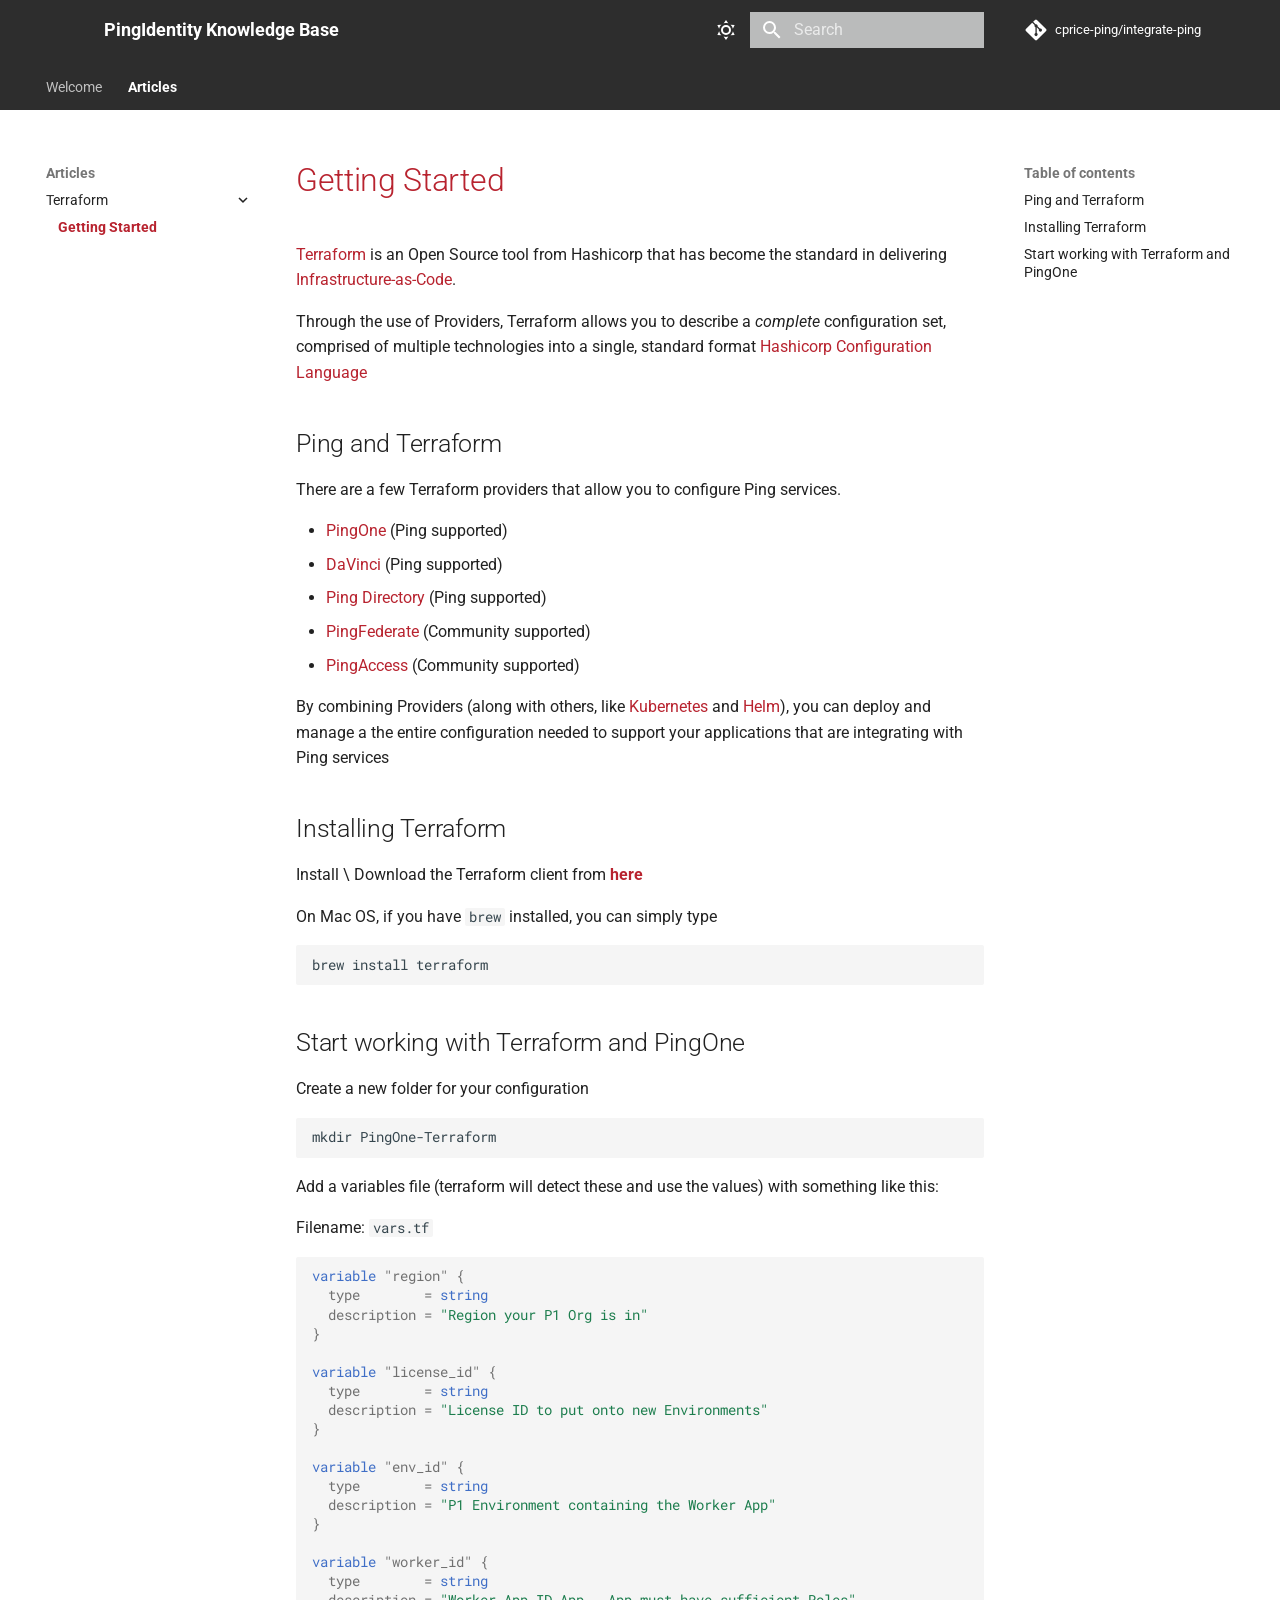
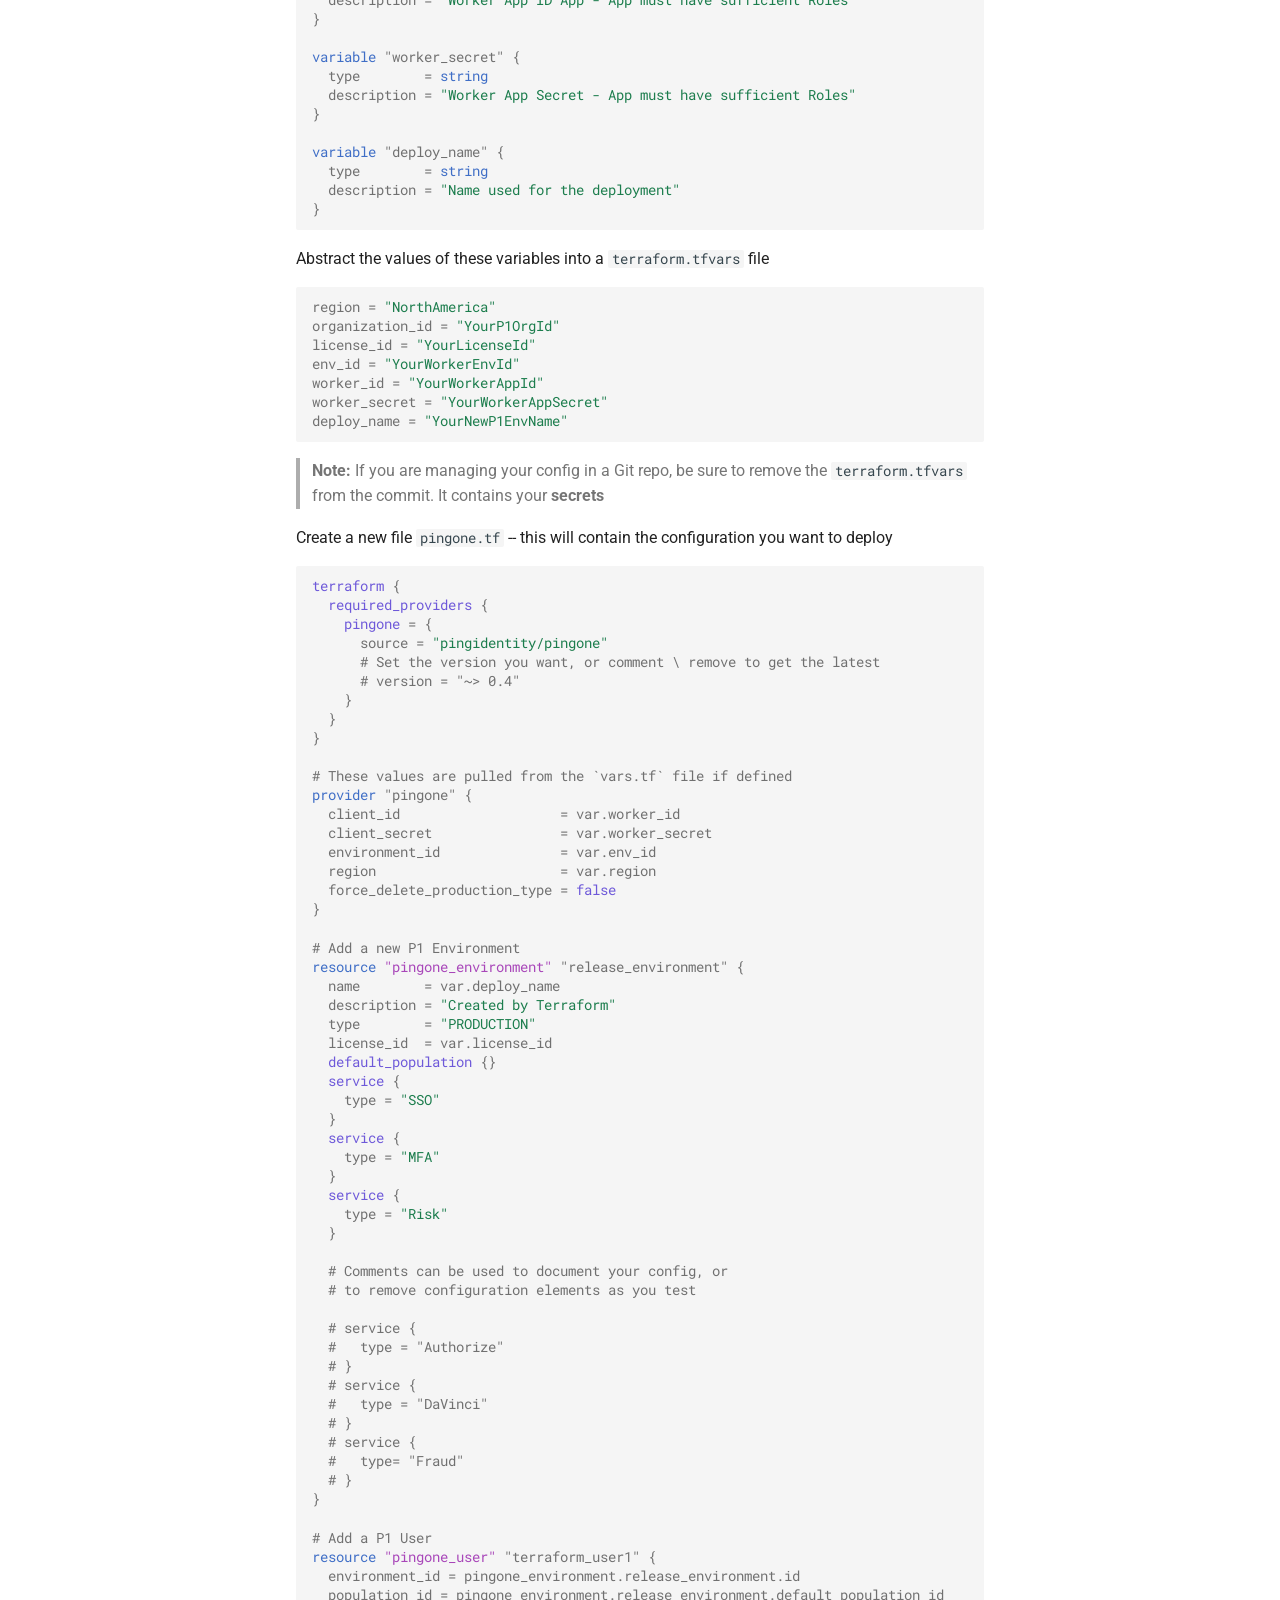
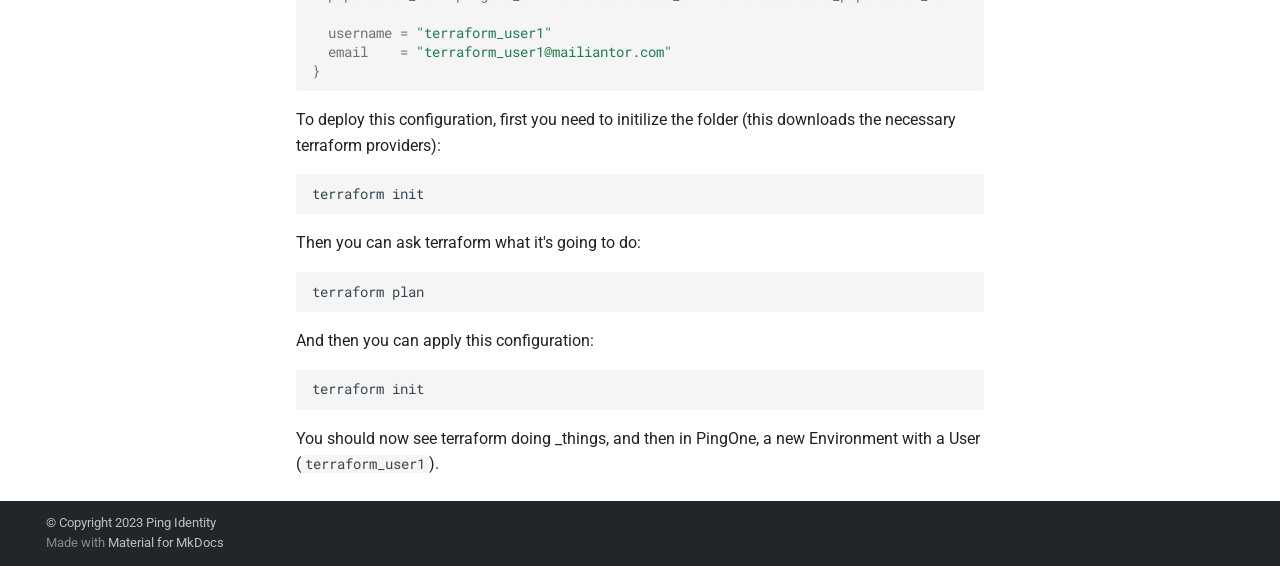
<file: articles/terraform/getting-started/index.html>
<!doctype html>
<html lang="en" class="no-js">
  <head>
    
      <meta charset="utf-8">
      <meta name="viewport" content="width=device-width,initial-scale=1">
      
        <meta name="description" content="Terraform and PingOne">
      
      
        <meta name="author" content="Chris Price">
      
      
        <link rel="canonical" href="https://cprice-ping.github.io/integrate-ping/articles/terraform/getting-started/">
      
      
        <link rel="prev" href="../../../CONTRIBUTING/">
      
      
      <link rel="icon" href="../../../images/favicon.png">
      <meta name="generator" content="mkdocs-1.4.2, mkdocs-material-9.1.8">
    
    
      
        <title>Getting Started with Terraform - PingIdentity Knowledge Base</title>
      
    
    
      <link rel="stylesheet" href="../../../assets/stylesheets/main.ded33207.min.css">
      
        
        <link rel="stylesheet" href="../../../assets/stylesheets/palette.a0c5b2b5.min.css">
      
      

    
    
    
      
        
        
        <link rel="preconnect" href="https://fonts.gstatic.com" crossorigin>
        <link rel="stylesheet" href="https://fonts.googleapis.com/css?family=Roboto:300,300i,400,400i,700,700i%7CRoboto+Mono:400,400i,700,700i&display=fallback">
        <style>:root{--md-text-font:"Roboto";--md-code-font:"Roboto Mono"}</style>
      
    
    
      <link rel="stylesheet" href="../../../mkdocs/overrides/stylesheets/extra.css">
    
    <script>__md_scope=new URL("../../..",location),__md_hash=e=>[...e].reduce((e,_)=>(e<<5)-e+_.charCodeAt(0),0),__md_get=(e,_=localStorage,t=__md_scope)=>JSON.parse(_.getItem(t.pathname+"."+e)),__md_set=(e,_,t=localStorage,a=__md_scope)=>{try{t.setItem(a.pathname+"."+e,JSON.stringify(_))}catch(e){}}</script>
    
      

    
    
    
  </head>
  
  
    
    
      
    
    
    
    
    <body dir="ltr" data-md-color-scheme="default" data-md-color-primary="indigo" data-md-color-accent="blue">
  
    
    
      <script>var palette=__md_get("__palette");if(palette&&"object"==typeof palette.color)for(var key of Object.keys(palette.color))document.body.setAttribute("data-md-color-"+key,palette.color[key])</script>
    
    <input class="md-toggle" data-md-toggle="drawer" type="checkbox" id="__drawer" autocomplete="off">
    <input class="md-toggle" data-md-toggle="search" type="checkbox" id="__search" autocomplete="off">
    <label class="md-overlay" for="__drawer"></label>
    <div data-md-component="skip">
      
        
        <a href="#ping-and-terraform" class="md-skip">
          Skip to content
        </a>
      
    </div>
    <div data-md-component="announce">
      
    </div>
    
    
      

<header class="md-header" data-md-component="header">
  <nav class="md-header__inner md-grid" aria-label="Header">
    <a href="../../.." title="PingIdentity Knowledge Base" class="md-header__button md-logo" aria-label="PingIdentity Knowledge Base" data-md-component="logo">
      <!-- Logo -->
  
    </a>
    <label class="md-header__button md-icon" for="__drawer">
      <svg xmlns="http://www.w3.org/2000/svg" viewBox="0 0 24 24"><path d="M3 6h18v2H3V6m0 5h18v2H3v-2m0 5h18v2H3v-2Z"/></svg>
    </label>
    <div class="md-header__title" data-md-component="header-title">
      <div class="md-header__ellipsis">
        <div class="md-header__topic">
          <span class="md-ellipsis">
            PingIdentity Knowledge Base
          </span>
        </div>
        <div class="md-header__topic" data-md-component="header-topic">
          <span class="md-ellipsis">
            
              Getting Started with Terraform
            
          </span>
        </div>
      </div>
    </div>
    
      
        <form class="md-header__option" data-md-component="palette">
          
            
            
            
            <input class="md-option" data-md-color-media="(prefers-color-scheme: light)" data-md-color-scheme="default" data-md-color-primary="indigo" data-md-color-accent="blue"  aria-label="Switch to dark mode"  type="radio" name="__palette" id="__palette_1">
            
              <label class="md-header__button md-icon" title="Switch to dark mode" for="__palette_2" hidden>
                <svg xmlns="http://www.w3.org/2000/svg" viewBox="0 0 24 24"><path d="M12 7a5 5 0 0 1 5 5 5 5 0 0 1-5 5 5 5 0 0 1-5-5 5 5 0 0 1 5-5m0 2a3 3 0 0 0-3 3 3 3 0 0 0 3 3 3 3 0 0 0 3-3 3 3 0 0 0-3-3m0-7 2.39 3.42C13.65 5.15 12.84 5 12 5c-.84 0-1.65.15-2.39.42L12 2M3.34 7l4.16-.35A7.2 7.2 0 0 0 5.94 8.5c-.44.74-.69 1.5-.83 2.29L3.34 7m.02 10 1.76-3.77a7.131 7.131 0 0 0 2.38 4.14L3.36 17M20.65 7l-1.77 3.79a7.023 7.023 0 0 0-2.38-4.15l4.15.36m-.01 10-4.14.36c.59-.51 1.12-1.14 1.54-1.86.42-.73.69-1.5.83-2.29L20.64 17M12 22l-2.41-3.44c.74.27 1.55.44 2.41.44.82 0 1.63-.17 2.37-.44L12 22Z"/></svg>
              </label>
            
          
            
            
            
            <input class="md-option" data-md-color-media="(prefers-color-scheme: dark)" data-md-color-scheme="slate" data-md-color-primary="indigo" data-md-color-accent="blue"  aria-label="Switch to light mode"  type="radio" name="__palette" id="__palette_2">
            
              <label class="md-header__button md-icon" title="Switch to light mode" for="__palette_1" hidden>
                <svg xmlns="http://www.w3.org/2000/svg" viewBox="0 0 24 24"><path d="m17.75 4.09-2.53 1.94.91 3.06-2.63-1.81-2.63 1.81.91-3.06-2.53-1.94L12.44 4l1.06-3 1.06 3 3.19.09m3.5 6.91-1.64 1.25.59 1.98-1.7-1.17-1.7 1.17.59-1.98L15.75 11l2.06-.05L18.5 9l.69 1.95 2.06.05m-2.28 4.95c.83-.08 1.72 1.1 1.19 1.85-.32.45-.66.87-1.08 1.27C15.17 23 8.84 23 4.94 19.07c-3.91-3.9-3.91-10.24 0-14.14.4-.4.82-.76 1.27-1.08.75-.53 1.93.36 1.85 1.19-.27 2.86.69 5.83 2.89 8.02a9.96 9.96 0 0 0 8.02 2.89m-1.64 2.02a12.08 12.08 0 0 1-7.8-3.47c-2.17-2.19-3.33-5-3.49-7.82-2.81 3.14-2.7 7.96.31 10.98 3.02 3.01 7.84 3.12 10.98.31Z"/></svg>
              </label>
            
          
        </form>
      
    
    
    
      <label class="md-header__button md-icon" for="__search">
        <svg xmlns="http://www.w3.org/2000/svg" viewBox="0 0 24 24"><path d="M9.5 3A6.5 6.5 0 0 1 16 9.5c0 1.61-.59 3.09-1.56 4.23l.27.27h.79l5 5-1.5 1.5-5-5v-.79l-.27-.27A6.516 6.516 0 0 1 9.5 16 6.5 6.5 0 0 1 3 9.5 6.5 6.5 0 0 1 9.5 3m0 2C7 5 5 7 5 9.5S7 14 9.5 14 14 12 14 9.5 12 5 9.5 5Z"/></svg>
      </label>
      <div class="md-search" data-md-component="search" role="dialog">
  <label class="md-search__overlay" for="__search"></label>
  <div class="md-search__inner" role="search">
    <form class="md-search__form" name="search">
      <input type="text" class="md-search__input" name="query" aria-label="Search" placeholder="Search" autocapitalize="off" autocorrect="off" autocomplete="off" spellcheck="false" data-md-component="search-query" required>
      <label class="md-search__icon md-icon" for="__search">
        <svg xmlns="http://www.w3.org/2000/svg" viewBox="0 0 24 24"><path d="M9.5 3A6.5 6.5 0 0 1 16 9.5c0 1.61-.59 3.09-1.56 4.23l.27.27h.79l5 5-1.5 1.5-5-5v-.79l-.27-.27A6.516 6.516 0 0 1 9.5 16 6.5 6.5 0 0 1 3 9.5 6.5 6.5 0 0 1 9.5 3m0 2C7 5 5 7 5 9.5S7 14 9.5 14 14 12 14 9.5 12 5 9.5 5Z"/></svg>
        <svg xmlns="http://www.w3.org/2000/svg" viewBox="0 0 24 24"><path d="M20 11v2H8l5.5 5.5-1.42 1.42L4.16 12l7.92-7.92L13.5 5.5 8 11h12Z"/></svg>
      </label>
      <nav class="md-search__options" aria-label="Search">
        
        <button type="reset" class="md-search__icon md-icon" title="Clear" aria-label="Clear" tabindex="-1">
          <svg xmlns="http://www.w3.org/2000/svg" viewBox="0 0 24 24"><path d="M19 6.41 17.59 5 12 10.59 6.41 5 5 6.41 10.59 12 5 17.59 6.41 19 12 13.41 17.59 19 19 17.59 13.41 12 19 6.41Z"/></svg>
        </button>
      </nav>
      
    </form>
    <div class="md-search__output">
      <div class="md-search__scrollwrap" data-md-scrollfix>
        <div class="md-search-result" data-md-component="search-result">
          <div class="md-search-result__meta">
            Initializing search
          </div>
          <ol class="md-search-result__list" role="presentation"></ol>
        </div>
      </div>
    </div>
  </div>
</div>
    
    
      <div class="md-header__source">
        <a href="https://github.com/cprice-ping/integrate-ping" title="Go to repository" class="md-source" data-md-component="source">
  <div class="md-source__icon md-icon">
    
    <svg xmlns="http://www.w3.org/2000/svg" viewBox="0 0 448 512"><!--! Font Awesome Free 6.4.0 by @fontawesome - https://fontawesome.com License - https://fontawesome.com/license/free (Icons: CC BY 4.0, Fonts: SIL OFL 1.1, Code: MIT License) Copyright 2023 Fonticons, Inc.--><path d="M439.55 236.05 244 40.45a28.87 28.87 0 0 0-40.81 0l-40.66 40.63 51.52 51.52c27.06-9.14 52.68 16.77 43.39 43.68l49.66 49.66c34.23-11.8 61.18 31 35.47 56.69-26.49 26.49-70.21-2.87-56-37.34L240.22 199v121.85c25.3 12.54 22.26 41.85 9.08 55a34.34 34.34 0 0 1-48.55 0c-17.57-17.6-11.07-46.91 11.25-56v-123c-20.8-8.51-24.6-30.74-18.64-45L142.57 101 8.45 235.14a28.86 28.86 0 0 0 0 40.81l195.61 195.6a28.86 28.86 0 0 0 40.8 0l194.69-194.69a28.86 28.86 0 0 0 0-40.81z"/></svg>
  </div>
  <div class="md-source__repository">
    cprice-ping/integrate-ping
  </div>
</a>
      </div>
    
  </nav>
  
</header>
    
    <div class="md-container" data-md-component="container">
      
      
        
          
            
<nav class="md-tabs" aria-label="Tabs" data-md-component="tabs">
  <div class="md-grid">
    <ul class="md-tabs__list">
      
        
  
  


  
  
  
    <li class="md-tabs__item">
      <a href="../../.." class="md-tabs__link">
        Welcome
      </a>
    </li>
  

      
        
  
  
    
  


  
  
  
    

  
  
  
    <li class="md-tabs__item">
      <a href="./" class="md-tabs__link md-tabs__link--active">
        Articles
      </a>
    </li>
  

  

      
    </ul>
  </div>
</nav>
          
        
      
      <main class="md-main" data-md-component="main">
        <div class="md-main__inner md-grid">
          
            
              
              <div class="md-sidebar md-sidebar--primary" data-md-component="sidebar" data-md-type="navigation" >
                <div class="md-sidebar__scrollwrap">
                  <div class="md-sidebar__inner">
                    

  


<nav class="md-nav md-nav--primary md-nav--lifted" aria-label="Navigation" data-md-level="0">
  <label class="md-nav__title" for="__drawer">
    <a href="../../.." title="PingIdentity Knowledge Base" class="md-nav__button md-logo" aria-label="PingIdentity Knowledge Base" data-md-component="logo">
      <!-- Logo -->
  
    </a>
    PingIdentity Knowledge Base
  </label>
  
    <div class="md-nav__source">
      <a href="https://github.com/cprice-ping/integrate-ping" title="Go to repository" class="md-source" data-md-component="source">
  <div class="md-source__icon md-icon">
    
    <svg xmlns="http://www.w3.org/2000/svg" viewBox="0 0 448 512"><!--! Font Awesome Free 6.4.0 by @fontawesome - https://fontawesome.com License - https://fontawesome.com/license/free (Icons: CC BY 4.0, Fonts: SIL OFL 1.1, Code: MIT License) Copyright 2023 Fonticons, Inc.--><path d="M439.55 236.05 244 40.45a28.87 28.87 0 0 0-40.81 0l-40.66 40.63 51.52 51.52c27.06-9.14 52.68 16.77 43.39 43.68l49.66 49.66c34.23-11.8 61.18 31 35.47 56.69-26.49 26.49-70.21-2.87-56-37.34L240.22 199v121.85c25.3 12.54 22.26 41.85 9.08 55a34.34 34.34 0 0 1-48.55 0c-17.57-17.6-11.07-46.91 11.25-56v-123c-20.8-8.51-24.6-30.74-18.64-45L142.57 101 8.45 235.14a28.86 28.86 0 0 0 0 40.81l195.61 195.6a28.86 28.86 0 0 0 40.8 0l194.69-194.69a28.86 28.86 0 0 0 0-40.81z"/></svg>
  </div>
  <div class="md-source__repository">
    cprice-ping/integrate-ping
  </div>
</a>
    </div>
  
  <ul class="md-nav__list" data-md-scrollfix>
    
      
      
      

  
  
  
    
    <li class="md-nav__item md-nav__item--nested">
      
      
      
      
      <input class="md-nav__toggle md-toggle " type="checkbox" id="__nav_1" >
      
      
      
        <label class="md-nav__link" for="__nav_1" id="__nav_1_label" tabindex="0">
          Welcome
          <span class="md-nav__icon md-icon"></span>
        </label>
      
      <nav class="md-nav" data-md-level="1" aria-labelledby="__nav_1_label" aria-expanded="false">
        <label class="md-nav__title" for="__nav_1">
          <span class="md-nav__icon md-icon"></span>
          Welcome
        </label>
        <ul class="md-nav__list" data-md-scrollfix>
          
            
              
  
  
  
    <li class="md-nav__item">
      <a href="../../.." class="md-nav__link">
        Home
      </a>
    </li>
  

            
          
            
              
  
  
  
    <li class="md-nav__item">
      <a href="../../../CONTRIBUTING/" class="md-nav__link">
        Contributing
      </a>
    </li>
  

            
          
        </ul>
      </nav>
    </li>
  

    
      
      
      

  
  
    
  
  
    
    <li class="md-nav__item md-nav__item--active md-nav__item--nested">
      
      
      
      
      <input class="md-nav__toggle md-toggle " type="checkbox" id="__nav_2" checked>
      
      
      
        <label class="md-nav__link" for="__nav_2" id="__nav_2_label" tabindex="0">
          Articles
          <span class="md-nav__icon md-icon"></span>
        </label>
      
      <nav class="md-nav" data-md-level="1" aria-labelledby="__nav_2_label" aria-expanded="true">
        <label class="md-nav__title" for="__nav_2">
          <span class="md-nav__icon md-icon"></span>
          Articles
        </label>
        <ul class="md-nav__list" data-md-scrollfix>
          
            
              
  
  
    
  
  
    
    <li class="md-nav__item md-nav__item--active md-nav__item--nested">
      
      
      
      
      <input class="md-nav__toggle md-toggle " type="checkbox" id="__nav_2_1" checked>
      
      
      
        <label class="md-nav__link" for="__nav_2_1" id="__nav_2_1_label" tabindex="0">
          Terraform
          <span class="md-nav__icon md-icon"></span>
        </label>
      
      <nav class="md-nav" data-md-level="2" aria-labelledby="__nav_2_1_label" aria-expanded="true">
        <label class="md-nav__title" for="__nav_2_1">
          <span class="md-nav__icon md-icon"></span>
          Terraform
        </label>
        <ul class="md-nav__list" data-md-scrollfix>
          
            
              
  
  
    
  
  
    <li class="md-nav__item md-nav__item--active">
      
      <input class="md-nav__toggle md-toggle" type="checkbox" id="__toc">
      
      
      
        <label class="md-nav__link md-nav__link--active" for="__toc">
          Getting Started
          <span class="md-nav__icon md-icon"></span>
        </label>
      
      <a href="./" class="md-nav__link md-nav__link--active">
        Getting Started
      </a>
      
        

<nav class="md-nav md-nav--secondary" aria-label="Table of contents">
  
  
  
  
    <label class="md-nav__title" for="__toc">
      <span class="md-nav__icon md-icon"></span>
      Table of contents
    </label>
    <ul class="md-nav__list" data-md-component="toc" data-md-scrollfix>
      
        <li class="md-nav__item">
  <a href="#ping-and-terraform" class="md-nav__link">
    Ping and Terraform
  </a>
  
</li>
      
        <li class="md-nav__item">
  <a href="#installing-terraform" class="md-nav__link">
    Installing Terraform
  </a>
  
</li>
      
        <li class="md-nav__item">
  <a href="#start-working-with-terraform-and-pingone" class="md-nav__link">
    Start working with Terraform and PingOne
  </a>
  
</li>
      
    </ul>
  
</nav>
      
    </li>
  

            
          
        </ul>
      </nav>
    </li>
  

            
          
        </ul>
      </nav>
    </li>
  

    
  </ul>
</nav>
                  </div>
                </div>
              </div>
            
            
              
              <div class="md-sidebar md-sidebar--secondary" data-md-component="sidebar" data-md-type="toc" >
                <div class="md-sidebar__scrollwrap">
                  <div class="md-sidebar__inner">
                    

<nav class="md-nav md-nav--secondary" aria-label="Table of contents">
  
  
  
  
    <label class="md-nav__title" for="__toc">
      <span class="md-nav__icon md-icon"></span>
      Table of contents
    </label>
    <ul class="md-nav__list" data-md-component="toc" data-md-scrollfix>
      
        <li class="md-nav__item">
  <a href="#ping-and-terraform" class="md-nav__link">
    Ping and Terraform
  </a>
  
</li>
      
        <li class="md-nav__item">
  <a href="#installing-terraform" class="md-nav__link">
    Installing Terraform
  </a>
  
</li>
      
        <li class="md-nav__item">
  <a href="#start-working-with-terraform-and-pingone" class="md-nav__link">
    Start working with Terraform and PingOne
  </a>
  
</li>
      
    </ul>
  
</nav>
                  </div>
                </div>
              </div>
            
          
          
            <div class="md-content" data-md-component="content">
              <article class="md-content__inner md-typeset">
                
                  


  <h1>Getting Started</h1>

<p><a href="https://www.terraform.io">Terraform</a> is an Open Source tool from Hashicorp that has become the standard in delivering <a href="https://www.terraform.io/use-cases/infrastructure-as-code">Infrastructure-as-Code</a>.</p>
<p>Through the use of Providers, Terraform allows you to describe a <em>complete</em> configuration set, comprised of multiple technologies into a single, standard format <a href="https://learn.hashicorp.com/collections/terraform/configuration-language">Hashicorp Configuration Language</a></p>
<h2 id="ping-and-terraform">Ping and Terraform<a class="headerlink" href="#ping-and-terraform" title="Permanent link"> ¶</a></h2>
<p>There are a few Terraform providers that allow you to configure Ping services.</p>
<ul>
<li><a href="https://registry.terraform.io/providers/pingidentity/pingone/latest/docs">PingOne</a> (Ping supported)</li>
<li><a href="https://registry.terraform.io/providers/samir-gandhi/davinci/latest/docs">DaVinci</a> (Ping supported)</li>
<li><a href="https://registry.terraform.io/providers/pingidentity/pingdirectory/latest/docs">Ping Directory</a> (Ping supported)</li>
<li><a href="https://registry.terraform.io/providers/iwarapter/pingfederate/latest/docs">PingFederate</a> (Community supported)</li>
<li><a href="https://registry.terraform.io/providers/iwarapter/pingaccess/latest/docs">PingAccess</a> (Community supported)</li>
</ul>
<p>By combining Providers (along with others, like <a href="https://registry.terraform.io/providers/hashicorp/kubernetes/latest">Kubernetes</a> and <a href="https://registry.terraform.io/providers/hashicorp/helm/latest">Helm</a>), you can deploy and manage a the entire configuration needed to support your applications that are integrating with Ping services</p>
<h2 id="installing-terraform">Installing Terraform<a class="headerlink" href="#installing-terraform" title="Permanent link"> ¶</a></h2>
<p>Install \ Download the Terraform client from <a href="https://www.terraform.io/downloads"><strong>here</strong></a></p>
<p>On Mac OS, if you have <code>brew</code> installed, you can simply type</p>
<div class="highlight"><pre><span></span><code>brew<span class="w"> </span>install<span class="w"> </span>terraform
</code></pre></div>
<h2 id="start-working-with-terraform-and-pingone">Start working with Terraform and PingOne<a class="headerlink" href="#start-working-with-terraform-and-pingone" title="Permanent link"> ¶</a></h2>
<p>Create a new folder for your configuration</p>
<div class="highlight"><pre><span></span><code>mkdir<span class="w"> </span>PingOne-Terraform
</code></pre></div>
<p>Add a variables file (terraform will detect these and use the values) with something like this:</p>
<p>Filename: <code>vars.tf</code></p>
<div class="highlight"><pre><span></span><code><span class="kr">variable</span><span class="w"> </span><span class="nv">&quot;region&quot;</span><span class="w"> </span><span class="p">{</span>
<span class="w">  </span><span class="na">type</span><span class="w">        </span><span class="o">=</span><span class="w"> </span><span class="kt">string</span>
<span class="w">  </span><span class="na">description</span><span class="w"> </span><span class="o">=</span><span class="w"> </span><span class="s2">&quot;Region your P1 Org is in&quot;</span>
<span class="p">}</span>

<span class="kr">variable</span><span class="w"> </span><span class="nv">&quot;license_id&quot;</span><span class="w"> </span><span class="p">{</span>
<span class="w">  </span><span class="na">type</span><span class="w">        </span><span class="o">=</span><span class="w"> </span><span class="kt">string</span>
<span class="w">  </span><span class="na">description</span><span class="w"> </span><span class="o">=</span><span class="w"> </span><span class="s2">&quot;License ID to put onto new Environments&quot;</span>
<span class="p">}</span>

<span class="kr">variable</span><span class="w"> </span><span class="nv">&quot;env_id&quot;</span><span class="w"> </span><span class="p">{</span>
<span class="w">  </span><span class="na">type</span><span class="w">        </span><span class="o">=</span><span class="w"> </span><span class="kt">string</span>
<span class="w">  </span><span class="na">description</span><span class="w"> </span><span class="o">=</span><span class="w"> </span><span class="s2">&quot;P1 Environment containing the Worker App&quot;</span>
<span class="p">}</span>

<span class="kr">variable</span><span class="w"> </span><span class="nv">&quot;worker_id&quot;</span><span class="w"> </span><span class="p">{</span>
<span class="w">  </span><span class="na">type</span><span class="w">        </span><span class="o">=</span><span class="w"> </span><span class="kt">string</span>
<span class="w">  </span><span class="na">description</span><span class="w"> </span><span class="o">=</span><span class="w"> </span><span class="s2">&quot;Worker App ID App - App must have sufficient Roles&quot;</span>
<span class="p">}</span>

<span class="kr">variable</span><span class="w"> </span><span class="nv">&quot;worker_secret&quot;</span><span class="w"> </span><span class="p">{</span>
<span class="w">  </span><span class="na">type</span><span class="w">        </span><span class="o">=</span><span class="w"> </span><span class="kt">string</span>
<span class="w">  </span><span class="na">description</span><span class="w"> </span><span class="o">=</span><span class="w"> </span><span class="s2">&quot;Worker App Secret - App must have sufficient Roles&quot;</span>
<span class="p">}</span>

<span class="kr">variable</span><span class="w"> </span><span class="nv">&quot;deploy_name&quot;</span><span class="w"> </span><span class="p">{</span>
<span class="w">  </span><span class="na">type</span><span class="w">        </span><span class="o">=</span><span class="w"> </span><span class="kt">string</span>
<span class="w">  </span><span class="na">description</span><span class="w"> </span><span class="o">=</span><span class="w"> </span><span class="s2">&quot;Name used for the deployment&quot;</span>
<span class="p">}</span>
</code></pre></div>
<p>Abstract the values of these variables into a <code>terraform.tfvars</code> file</p>
<div class="highlight"><pre><span></span><code><span class="na">region</span><span class="w"> </span><span class="o">=</span><span class="w"> </span><span class="s2">&quot;NorthAmerica&quot;</span>
<span class="na">organization_id</span><span class="w"> </span><span class="o">=</span><span class="w"> </span><span class="s2">&quot;YourP1OrgId&quot;</span>
<span class="na">license_id</span><span class="w"> </span><span class="o">=</span><span class="w"> </span><span class="s2">&quot;YourLicenseId&quot;</span>
<span class="na">env_id</span><span class="w"> </span><span class="o">=</span><span class="w"> </span><span class="s2">&quot;YourWorkerEnvId&quot;</span>
<span class="na">worker_id</span><span class="w"> </span><span class="o">=</span><span class="w"> </span><span class="s2">&quot;YourWorkerAppId&quot;</span>
<span class="na">worker_secret</span><span class="w"> </span><span class="o">=</span><span class="w"> </span><span class="s2">&quot;YourWorkerAppSecret&quot;</span>
<span class="na">deploy_name</span><span class="w"> </span><span class="o">=</span><span class="w"> </span><span class="s2">&quot;YourNewP1EnvName&quot;</span>
</code></pre></div>
<blockquote>
<p><strong>Note:</strong> If you are managing your config in a Git repo, be sure to remove the <code>terraform.tfvars</code> from the commit. It contains your <strong>secrets</strong></p>
</blockquote>
<p>Create a new file <code>pingone.tf</code> -- this will contain the configuration you want to deploy</p>
<div class="highlight"><pre><span></span><code><span class="nb">terraform</span><span class="w"> </span><span class="p">{</span>
<span class="w">  </span><span class="nb">required_providers</span><span class="w"> </span><span class="p">{</span>
<span class="w">    </span><span class="nb">pingone</span><span class="w"> </span><span class="o">=</span><span class="w"> </span><span class="p">{</span>
<span class="w">      </span><span class="na">source</span><span class="w"> </span><span class="o">=</span><span class="w"> </span><span class="s2">&quot;pingidentity/pingone&quot;</span>
<span class="c1">      # Set the version you want, or comment \ remove to get the latest</span>
<span class="c1">      # version = &quot;~&gt; 0.4&quot;</span>
<span class="w">    </span><span class="p">}</span>
<span class="w">  </span><span class="p">}</span>
<span class="p">}</span>

<span class="c1"># These values are pulled from the `vars.tf` file if defined</span>
<span class="kr">provider</span><span class="w"> </span><span class="nv">&quot;pingone&quot;</span><span class="w"> </span><span class="p">{</span>
<span class="w">  </span><span class="na">client_id</span><span class="w">                    </span><span class="o">=</span><span class="w"> </span><span class="nv">var.worker_id</span>
<span class="w">  </span><span class="na">client_secret</span><span class="w">                </span><span class="o">=</span><span class="w"> </span><span class="nv">var.worker_secret</span>
<span class="w">  </span><span class="na">environment_id</span><span class="w">               </span><span class="o">=</span><span class="w"> </span><span class="nv">var.env_id</span>
<span class="w">  </span><span class="na">region</span><span class="w">                       </span><span class="o">=</span><span class="w"> </span><span class="nv">var.region</span>
<span class="w">  </span><span class="na">force_delete_production_type</span><span class="w"> </span><span class="o">=</span><span class="w"> </span><span class="no">false</span>
<span class="p">}</span>

<span class="c1"># Add a new P1 Environment</span>
<span class="kr">resource</span><span class="w"> </span><span class="nc">&quot;pingone_environment&quot;</span><span class="w"> </span><span class="nv">&quot;release_environment&quot;</span><span class="w"> </span><span class="p">{</span>
<span class="w">  </span><span class="na">name</span><span class="w">        </span><span class="o">=</span><span class="w"> </span><span class="nv">var.deploy_name</span>
<span class="w">  </span><span class="na">description</span><span class="w"> </span><span class="o">=</span><span class="w"> </span><span class="s2">&quot;Created by Terraform&quot;</span>
<span class="w">  </span><span class="na">type</span><span class="w">        </span><span class="o">=</span><span class="w"> </span><span class="s2">&quot;PRODUCTION&quot;</span>
<span class="w">  </span><span class="na">license_id</span><span class="w">  </span><span class="o">=</span><span class="w"> </span><span class="nv">var.license_id</span>
<span class="w">  </span><span class="nb">default_population</span><span class="w"> </span><span class="p">{}</span>
<span class="w">  </span><span class="nb">service</span><span class="w"> </span><span class="p">{</span>
<span class="w">    </span><span class="na">type</span><span class="w"> </span><span class="o">=</span><span class="w"> </span><span class="s2">&quot;SSO&quot;</span>
<span class="w">  </span><span class="p">}</span>
<span class="w">  </span><span class="nb">service</span><span class="w"> </span><span class="p">{</span>
<span class="w">    </span><span class="na">type</span><span class="w"> </span><span class="o">=</span><span class="w"> </span><span class="s2">&quot;MFA&quot;</span>
<span class="w">  </span><span class="p">}</span>
<span class="w">  </span><span class="nb">service</span><span class="w"> </span><span class="p">{</span>
<span class="w">    </span><span class="na">type</span><span class="w"> </span><span class="o">=</span><span class="w"> </span><span class="s2">&quot;Risk&quot;</span>
<span class="w">  </span><span class="p">}</span>

<span class="c1">  # Comments can be used to document your config, or</span>
<span class="c1">  # to remove configuration elements as you test</span>

<span class="c1">  # service {</span>
<span class="c1">  #   type = &quot;Authorize&quot;</span>
<span class="c1">  # }</span>
<span class="c1">  # service {</span>
<span class="c1">  #   type = &quot;DaVinci&quot;</span>
<span class="c1">  # }</span>
<span class="c1">  # service {</span>
<span class="c1">  #   type= &quot;Fraud&quot;</span>
<span class="c1">  # }</span>
<span class="p">}</span>

<span class="c1"># Add a P1 User</span>
<span class="kr">resource</span><span class="w"> </span><span class="nc">&quot;pingone_user&quot;</span><span class="w"> </span><span class="nv">&quot;terraform_user1&quot;</span><span class="w"> </span><span class="p">{</span>
<span class="w">  </span><span class="na">environment_id</span><span class="w"> </span><span class="o">=</span><span class="w"> </span><span class="nv">pingone_environment.release_environment.id</span>
<span class="w">  </span><span class="na">population_id</span><span class="w"> </span><span class="o">=</span><span class="w"> </span><span class="nv">pingone_environment.release_environment.default_population_id</span>

<span class="w">  </span><span class="na">username</span><span class="w"> </span><span class="o">=</span><span class="w"> </span><span class="s2">&quot;terraform_user1&quot;</span>
<span class="w">  </span><span class="na">email</span><span class="w">    </span><span class="o">=</span><span class="w"> </span><span class="s2">&quot;terraform_user1@mailiantor.com&quot;</span>
<span class="p">}</span>
</code></pre></div>
<p>To deploy this configuration, first you need to initilize the folder (this downloads the necessary terraform providers):</p>
<div class="highlight"><pre><span></span><code>terraform<span class="w"> </span>init
</code></pre></div>
<p>Then you can ask terraform what it's going to do:</p>
<div class="highlight"><pre><span></span><code>terraform<span class="w"> </span>plan
</code></pre></div>
<p>And then you can apply this configuration:</p>
<div class="highlight"><pre><span></span><code>terraform<span class="w"> </span>init
</code></pre></div>
<p>You should now see terraform doing _things, and then in PingOne, a new Environment with a User (<code>terraform_user1</code>).</p>





                
              </article>
            </div>
          
          
        </div>
        
          <button type="button" class="md-top md-icon" data-md-component="top" hidden>
            <svg xmlns="http://www.w3.org/2000/svg" viewBox="0 0 24 24"><path d="M13 20h-2V8l-5.5 5.5-1.42-1.42L12 4.16l7.92 7.92-1.42 1.42L13 8v12Z"/></svg>
            Back to top
          </button>
        
      </main>
      
        <footer class="md-footer">
  
  <div class="md-footer-meta md-typeset">
    <div class="md-footer-meta__inner md-grid">
      <div class="md-copyright">
  
    <div class="md-copyright__highlight">
      © Copyright 2023 Ping Identity
    </div>
  
  
    Made with
    <a href="https://squidfunk.github.io/mkdocs-material/" target="_blank" rel="noopener">
      Material for MkDocs
    </a>
  
</div>
      
    </div>
  </div>
</footer>
      
    </div>
    <div class="md-dialog" data-md-component="dialog">
      <div class="md-dialog__inner md-typeset"></div>
    </div>
    
    <script id="__config" type="application/json">{"base": "../../..", "features": ["navigation.tabs", "instant", "navigation.top"], "search": "../../../assets/javascripts/workers/search.208ed371.min.js", "translations": {"clipboard.copied": "Copied to clipboard", "clipboard.copy": "Copy to clipboard", "search.result.more.one": "1 more on this page", "search.result.more.other": "# more on this page", "search.result.none": "No matching documents", "search.result.one": "1 matching document", "search.result.other": "# matching documents", "search.result.placeholder": "Type to start searching", "search.result.term.missing": "Missing", "select.version": "Select version"}}</script>
    
    
      <script src="../../../assets/javascripts/bundle.51198bba.min.js"></script>
      
    
  </body>
</html>
</file>
<file: mkdocs/overrides/stylesheets/extra.css>
[data-md-color-scheme="slate"] {
    /* Ping 'firebrick' red */
    --ping-red: #b8232f;
    /* Accent color (used for permalink icons) */
    --md-accent-fg-color: #f4f7bc;
    /* Content background color */
    --md-default-bg-color: #383d40;
    /* H1 text color */
    --md-typeset-h1-color: #d9dddd;
    /* Default text color */
    --md-default-fg-color: white;
    /* Hyperlink color */
    --md-link-highlight-color: #f4f7bc;
    /* Hyperlink hover color */
    --md-link-hover: #e9eda4;
    /* Footer background color */
    --md-footer-bg-color: #3f4447;
    /* MkDocs footer background color */
    --md-mkdocs-footer-bg-color: #232629;
    /* Code block background color */
    --md-code-bg-color: #232629;
    /* Code block text color */
    --md-code-fg-color: #eeeeee;
    /* Icon boxes with images border color */
    --md-icon-box-border-color: black;
    /* Icon box background color */
    --md-icon-box-background-color: #51585b;
    /* Icon boxes shadow color */
    --md-hover-box-hover-shadow-color: #616161;
    /* Header background color */
    --md-header-background-color: #2d2d2d;
    /* Header text color */
    --md-header-fg-color: white;
    /* Header menubar background color */
    --md-header-menu-background-color: #2d2d2d;
    /* Search result teaser color  */
    --search-result-teaser-color: white;
    /* Search result more summary color  */
    --search-result-more-summary: var(--md-default-fg-color--light);
    /* Search box background color */
    --search-box-background-color: #51585b;
    /* Search box background hover color */
    --search-box-background-hover-color: #5f6568;
    /* Github repo text */
    --github-repo-fg-color: var(--md-default-fg-color);
    /* Github repo icon color */
    --github-repo-icon-color: white;
    /* slide out menu git repo background */
    --github-slide-out-background-color: #242629;
    /* hamburger icon color*/
    --hamburger-icon-color: white;
}

[data-md-color-scheme="default"] {
    /* Ping 'firebrick' red */
    --ping-red: #b8232f;
    /* Accent color (used for permalink icons) */
    --md-accent-fg-color: var(--ping-red);
    /* Content background color */
    --md-default-bg-color: white;
    /* H1 text color */
    --md-typeset-h1-color: var(--ping-red);
    /* Hyperlink color */
    --md-link-highlight-color: var(--ping-red);
    /* Hyperlink hover color */
    --md-link-hover: #d02735;
    /* Footer background color */
    --md-footer-bg-color: #3f4447;
    /* MkDocs footer background color */
    --md-mkdocs-footer-bg-color: #232629;
    /* Icon boxes with images border color */
    --md-icon-box-border-color: black;
    /* Icon box background color */
    --md-icon-box-background-color: white;
    /* Icon boxes shadow color */
    --md-hover-box-hover-shadow-color: #616161;
    /* Header background color */
    --md-header-background-color: #2d2d2d;
    /* Header text color */
    --md-header-fg-color: white;
    /* Header menubar background color */
    --md-header-menu-background-color: #2d2d2d;
    /* Search result teaser color  */
    --search-result-teaser-color: var(--md-default-fg-color--light);
    /* Search result more summary color  */
    --search-result-more-summary: var(--md-typeset-a-color);
    /* Search box background color */
    --search-box-background-color: #babbbb;
    /* Search box background hover color */
    --search-box-background-hover-color: #c4c8c9;
    /* Github repo text */
    --github-repo-fg-color: white;
    /* Github repo icon color */
    --github-repo-icon-color: white;
    /* slide out menu git repo background */
    --github-slide-out-background-color: hsla(193, 7%, 26%, 1);
    /* hamburger icon color*/
    --hamburger-icon-color: white;
}

.md-typeset h1 {
    /* H1 header color */
    color: var(--md-typeset-h1-color)
}

.md-header {
    /* Top white bar */
    background-color: var(--md-header-background-color);
    height: 62px;
    color: var(--md-header-fg-color);
    padding-top: 6px;
}

.md-tabs {
    /* Horizontal menu bar */
    background-color: var(--md-header-menu-background-color);
}

.md-header-nav__title,
.md-search,
.md-header-nav__source {
    /* Header top padding (excludes logo) */
    padding-top: 3px;
}

.md-header__button.md-logo,
.md-header-nav__button.md-logo {
    /* Ping Identity logo */
    background-image: url('https://www.pingidentity.com/content/dam/ping-6-2-assets/topnav-json-configs/Ping-Logo.svg');
    /* background-image: url("https://cdn.glitch.global/90c2a317-76e7-4632-9e8c-f78184d43e80/si-logo.png?v=1675693630957"); */
    width: 31px;
    height: 30px;
    margin-left: 15px;
}

.md-header-nav__ellipsis.md-ellipsis,
.md-header-nav__topic.md-ellipsis {
    /* Site title */
    font-size: 110%;
}

.md-source__repository {
    /* Repository text color */
    color: var(--github-repo-fg-color);
}

.md-source__icon {
    /* Github icon color */
    color: var(--github-repo-icon-color);
}

.md-search__input {
    /* Search box hover background color */
    background-color: var(--search-box-background-color);
}

.md-search__input:hover {
    background-color: var(--search-box-background-hover-color)
}

.md-nav__item .md-nav__link--active {
    /* Selected left side menu item */
    color: var(--md-link-highlight-color);
    font-weight: bold;
}

.md-nav__item .md-nav__link:hover {
    /* Left side menu hover link color */
    color: var(--md-link-highlight-color);
}

.md-typeset a {
    /* Hyperlink link color */
    color: var(--md-link-highlight-color);
    word-break: break-word;
}

.md-typeset a:hover {
    /* Hyperlink link color */
    color: var(--md-link-hover);
}

.md-tabs__link--active {
    /* Left menu font */
    font-weight: bold;
}

.md-footer-meta.md-typeset {
    /* MKDocs footer background color */
    background-color: var(--md-mkdocs-footer-bg-color)
}

.md-footer__inner:not([hidden]) {
    display: none
}

.md-clipboard.md-icon:hover {
    /* Copy to clipboard hover color */
    color: var(--md-link-highlight-color)
}

.highlight .m {
    /* Code highlight color */
    color: #808499
}

.md-header-nav__button.md-icon {
    /* Menu hamburger icon */
    color: var(--hamburger-icon-color);
    padding-top: 10px;
}

div.banner,
div.iconbox {
    border-color: var(--md-icon-box-border-color);
    border-radius: 5px;
    border-style: solid;
    border-width: 1px;
    box-shadow: 0 8px 6px -6px var(--md-icon-box-border-color);
    cursor: pointer;
    display: inline-block;
    margin-right: 20px;
    margin-top: 20px;
    min-width: 120px;
    padding-bottom: 10px;
    padding-top: 10px;
    text-align: center;
    vertical-align: top;
    width: 20%;
    background-color: var(--md-icon-box-background-color);
}

div.iconbox {
    margin-bottom: 20px;
    min-width: 180px;
    max-width: 280px;
    width: 30%;
}

div.banner:hover,
div.iconbox:hover {
    border-color: var(--md-link-hover);
    box-shadow: 0 8px 6px -6px var(--md-icon-box-hover-shadow-color);
}

.caption {
    display: block;
}

.assets {
    height: 105px;
    width: 105px;
}

.md-nav--primary .md-nav__title[for=__drawer] {
    --md-primary-fg-color: hsla(0, 0%, 38%, 1);
}

.md-nav__source {
    --md-primary-fg-color--dark: var(--github-slide-out-background-color)
}

.md-nav--primary .md-nav__item--active>.md-nav__link {
    /* Slider active menu */
    --md-typeset-a-color: var(--md-link-highlight-color)
}

.md-search-result__teaser {
    color: var(--search-result-teaser-color)
}

.md-search-result__more summary {
    color: var(--search-result-more-summary)
}

/* Table headers */
th {
    background-color: #c2c2c2;
    color: #2d2d2d;
}
</file>
<file: assets/stylesheets/main.ded33207.min.css>
@charset "UTF-8";html{-webkit-text-size-adjust:none;-moz-text-size-adjust:none;text-size-adjust:none;box-sizing:border-box}*,:after,:before{box-sizing:inherit}@media (prefers-reduced-motion){*,:after,:before{transition:none!important}}body{margin:0}a,button,input,label{-webkit-tap-highlight-color:transparent}a{color:inherit;text-decoration:none}hr{border:0;box-sizing:initial;display:block;height:.05rem;overflow:visible;padding:0}small{font-size:80%}sub,sup{line-height:1em}img{border-style:none}table{border-collapse:initial;border-spacing:0}td,th{font-weight:400;vertical-align:top}button{background:#0000;border:0;font-family:inherit;font-size:inherit;margin:0;padding:0}input{border:0;outline:none}:root{--md-primary-fg-color:#4051b5;--md-primary-fg-color--light:#5d6cc0;--md-primary-fg-color--dark:#303fa1;--md-primary-bg-color:#fff;--md-primary-bg-color--light:#ffffffb3;--md-accent-fg-color:#526cfe;--md-accent-fg-color--transparent:#526cfe1a;--md-accent-bg-color:#fff;--md-accent-bg-color--light:#ffffffb3}:root,[data-md-color-scheme=default]{--md-default-fg-color:#000000de;--md-default-fg-color--light:#0000008a;--md-default-fg-color--lighter:#00000052;--md-default-fg-color--lightest:#00000012;--md-default-bg-color:#fff;--md-default-bg-color--light:#ffffffb3;--md-default-bg-color--lighter:#ffffff4d;--md-default-bg-color--lightest:#ffffff1f;--md-code-fg-color:#36464e;--md-code-bg-color:#f5f5f5;--md-code-hl-color:#ffff0080;--md-code-hl-number-color:#d52a2a;--md-code-hl-special-color:#db1457;--md-code-hl-function-color:#a846b9;--md-code-hl-constant-color:#6e59d9;--md-code-hl-keyword-color:#3f6ec6;--md-code-hl-string-color:#1c7d4d;--md-code-hl-name-color:var(--md-code-fg-color);--md-code-hl-operator-color:var(--md-default-fg-color--light);--md-code-hl-punctuation-color:var(--md-default-fg-color--light);--md-code-hl-comment-color:var(--md-default-fg-color--light);--md-code-hl-generic-color:var(--md-default-fg-color--light);--md-code-hl-variable-color:var(--md-default-fg-color--light);--md-typeset-color:var(--md-default-fg-color);--md-typeset-a-color:var(--md-primary-fg-color);--md-typeset-mark-color:#ffff0080;--md-typeset-del-color:#f5503d26;--md-typeset-ins-color:#0bd57026;--md-typeset-kbd-color:#fafafa;--md-typeset-kbd-accent-color:#fff;--md-typeset-kbd-border-color:#b8b8b8;--md-typeset-table-color:#0000001f;--md-typeset-table-color--light:rgba(0,0,0,.035);--md-admonition-fg-color:var(--md-default-fg-color);--md-admonition-bg-color:var(--md-default-bg-color);--md-warning-fg-color:#000000de;--md-warning-bg-color:#ff9;--md-footer-fg-color:#fff;--md-footer-fg-color--light:#ffffffb3;--md-footer-fg-color--lighter:#ffffff73;--md-footer-bg-color:#000000de;--md-footer-bg-color--dark:#00000052;--md-shadow-z1:0 0.2rem 0.5rem #0000000d,0 0 0.05rem #0000001a;--md-shadow-z2:0 0.2rem 0.5rem #0000001a,0 0 0.05rem #00000040;--md-shadow-z3:0 0.2rem 0.5rem #0003,0 0 0.05rem #00000059}.md-icon svg{fill:currentcolor;display:block;height:1.2rem;width:1.2rem}body{-webkit-font-smoothing:antialiased;-moz-osx-font-smoothing:grayscale;--md-text-font-family:var(--md-text-font,_),-apple-system,BlinkMacSystemFont,Helvetica,Arial,sans-serif;--md-code-font-family:var(--md-code-font,_),SFMono-Regular,Consolas,Menlo,monospace}aside,body,input{font-feature-settings:"kern","liga";color:var(--md-typeset-color);font-family:var(--md-text-font-family)}code,kbd,pre{font-feature-settings:"kern";font-family:var(--md-code-font-family)}:root{--md-typeset-table-sort-icon:url('data:image/svg+xml;charset=utf-8,<svg xmlns="http://www.w3.org/2000/svg" viewBox="0 0 24 24"><path d="m18 21-4-4h3V7h-3l4-4 4 4h-3v10h3M2 19v-2h10v2M2 13v-2h7v2M2 7V5h4v2H2Z"/></svg>');--md-typeset-table-sort-icon--asc:url('data:image/svg+xml;charset=utf-8,<svg xmlns="http://www.w3.org/2000/svg" viewBox="0 0 24 24"><path d="M19 17h3l-4 4-4-4h3V3h2M2 17h10v2H2M6 5v2H2V5m0 6h7v2H2v-2Z"/></svg>');--md-typeset-table-sort-icon--desc:url('data:image/svg+xml;charset=utf-8,<svg xmlns="http://www.w3.org/2000/svg" viewBox="0 0 24 24"><path d="M19 7h3l-4-4-4 4h3v14h2M2 17h10v2H2M6 5v2H2V5m0 6h7v2H2v-2Z"/></svg>')}.md-typeset{-webkit-print-color-adjust:exact;color-adjust:exact;font-size:.8rem;line-height:1.6}@media print{.md-typeset{font-size:.68rem}}.md-typeset blockquote,.md-typeset dl,.md-typeset figure,.md-typeset ol,.md-typeset pre,.md-typeset ul{margin-bottom:1em;margin-top:1em}.md-typeset h1{color:var(--md-default-fg-color--light);font-size:2em;line-height:1.3;margin:0 0 1.25em}.md-typeset h1,.md-typeset h2{font-weight:300;letter-spacing:-.01em}.md-typeset h2{font-size:1.5625em;line-height:1.4;margin:1.6em 0 .64em}.md-typeset h3{font-size:1.25em;font-weight:400;letter-spacing:-.01em;line-height:1.5;margin:1.6em 0 .8em}.md-typeset h2+h3{margin-top:.8em}.md-typeset h4{font-weight:700;letter-spacing:-.01em;margin:1em 0}.md-typeset h5,.md-typeset h6{color:var(--md-default-fg-color--light);font-size:.8em;font-weight:700;letter-spacing:-.01em;margin:1.25em 0}.md-typeset h5{text-transform:uppercase}.md-typeset hr{border-bottom:.05rem solid var(--md-default-fg-color--lightest);display:flow-root;margin:1.5em 0}.md-typeset a{color:var(--md-typeset-a-color);word-break:break-word}.md-typeset a,.md-typeset a:before{transition:color 125ms}.md-typeset a:focus,.md-typeset a:hover{color:var(--md-accent-fg-color)}.md-typeset a:focus code,.md-typeset a:hover code{background-color:var(--md-accent-fg-color--transparent)}.md-typeset a code{color:currentcolor;transition:background-color 125ms}.md-typeset a.focus-visible{outline-color:var(--md-accent-fg-color);outline-offset:.2rem}.md-typeset code,.md-typeset kbd,.md-typeset pre{color:var(--md-code-fg-color);direction:ltr;font-variant-ligatures:none}@media print{.md-typeset code,.md-typeset kbd,.md-typeset pre{white-space:pre-wrap}}.md-typeset code{background-color:var(--md-code-bg-color);border-radius:.1rem;-webkit-box-decoration-break:clone;box-decoration-break:clone;font-size:.85em;padding:0 .2941176471em;word-break:break-word}.md-typeset code:not(.focus-visible){-webkit-tap-highlight-color:transparent;outline:none}.md-typeset pre{display:flow-root;line-height:1.4;position:relative}.md-typeset pre>code{-webkit-box-decoration-break:slice;box-decoration-break:slice;box-shadow:none;display:block;margin:0;outline-color:var(--md-accent-fg-color);overflow:auto;padding:.7720588235em 1.1764705882em;scrollbar-color:var(--md-default-fg-color--lighter) #0000;scrollbar-width:thin;touch-action:auto;word-break:normal}.md-typeset pre>code:hover{scrollbar-color:var(--md-accent-fg-color) #0000}.md-typeset pre>code::-webkit-scrollbar{height:.2rem;width:.2rem}.md-typeset pre>code::-webkit-scrollbar-thumb{background-color:var(--md-default-fg-color--lighter)}.md-typeset pre>code::-webkit-scrollbar-thumb:hover{background-color:var(--md-accent-fg-color)}.md-typeset kbd{background-color:var(--md-typeset-kbd-color);border-radius:.1rem;box-shadow:0 .1rem 0 .05rem var(--md-typeset-kbd-border-color),0 .1rem 0 var(--md-typeset-kbd-border-color),0 -.1rem .2rem var(--md-typeset-kbd-accent-color) inset;color:var(--md-default-fg-color);display:inline-block;font-size:.75em;padding:0 .6666666667em;vertical-align:text-top;word-break:break-word}.md-typeset mark{background-color:var(--md-typeset-mark-color);-webkit-box-decoration-break:clone;box-decoration-break:clone;color:inherit;word-break:break-word}.md-typeset abbr{border-bottom:.05rem dotted var(--md-default-fg-color--light);cursor:help;text-decoration:none}@media (hover:none){.md-typeset abbr[title]:focus:after,.md-typeset abbr[title]:hover:after{background-color:var(--md-default-fg-color);border-radius:.1rem;box-shadow:var(--md-shadow-z3);color:var(--md-default-bg-color);content:attr(title);font-size:.7rem;left:.8rem;margin-top:2em;padding:.2rem .3rem;position:absolute;right:.8rem}}.md-typeset small{opacity:.75}[dir=ltr] .md-typeset sub,[dir=ltr] .md-typeset sup{margin-left:.078125em}[dir=rtl] .md-typeset sub,[dir=rtl] .md-typeset sup{margin-right:.078125em}[dir=ltr] .md-typeset blockquote{padding-left:.6rem}[dir=rtl] .md-typeset blockquote{padding-right:.6rem}[dir=ltr] .md-typeset blockquote{border-left:.2rem solid var(--md-default-fg-color--lighter)}[dir=rtl] .md-typeset blockquote{border-right:.2rem solid var(--md-default-fg-color--lighter)}.md-typeset blockquote{color:var(--md-default-fg-color--light);margin-left:0;margin-right:0}.md-typeset ul{list-style-type:disc}[dir=ltr] .md-typeset ol,[dir=ltr] .md-typeset ul{margin-left:.625em}[dir=rtl] .md-typeset ol,[dir=rtl] .md-typeset ul{margin-right:.625em}.md-typeset ol,.md-typeset ul{padding:0}.md-typeset ol:not([hidden]),.md-typeset ul:not([hidden]){display:flow-root}.md-typeset ol ol,.md-typeset ul ol{list-style-type:lower-alpha}.md-typeset ol ol ol,.md-typeset ul ol ol{list-style-type:lower-roman}[dir=ltr] .md-typeset ol li,[dir=ltr] .md-typeset ul li{margin-left:1.25em}[dir=rtl] .md-typeset ol li,[dir=rtl] .md-typeset ul li{margin-right:1.25em}.md-typeset ol li,.md-typeset ul li{margin-bottom:.5em}.md-typeset ol li blockquote,.md-typeset ol li p,.md-typeset ul li blockquote,.md-typeset ul li p{margin:.5em 0}.md-typeset ol li:last-child,.md-typeset ul li:last-child{margin-bottom:0}[dir=ltr] .md-typeset ol li ol,[dir=ltr] .md-typeset ol li ul,[dir=ltr] .md-typeset ul li ol,[dir=ltr] .md-typeset ul li ul{margin-left:.625em}[dir=rtl] .md-typeset ol li ol,[dir=rtl] .md-typeset ol li ul,[dir=rtl] .md-typeset ul li ol,[dir=rtl] .md-typeset ul li ul{margin-right:.625em}.md-typeset ol li ol,.md-typeset ol li ul,.md-typeset ul li ol,.md-typeset ul li ul{margin-bottom:.5em;margin-top:.5em}[dir=ltr] .md-typeset dd{margin-left:1.875em}[dir=rtl] .md-typeset dd{margin-right:1.875em}.md-typeset dd{margin-bottom:1.5em;margin-top:1em}.md-typeset img,.md-typeset svg,.md-typeset video{height:auto;max-width:100%}.md-typeset img[align=left]{margin:1em 1em 1em 0}.md-typeset img[align=right]{margin:1em 0 1em 1em}.md-typeset img[align]:only-child{margin-top:0}.md-typeset img[src$="#gh-dark-mode-only"],.md-typeset img[src$="#only-dark"]{display:none}.md-typeset figure{display:flow-root;margin:1em auto;max-width:100%;text-align:center;width:-webkit-fit-content;width:-moz-fit-content;width:fit-content}.md-typeset figure img{display:block}.md-typeset figcaption{font-style:italic;margin:1em auto;max-width:24rem}.md-typeset iframe{max-width:100%}.md-typeset table:not([class]){background-color:var(--md-default-bg-color);border:.05rem solid var(--md-typeset-table-color);border-radius:.1rem;display:inline-block;font-size:.64rem;max-width:100%;overflow:auto;touch-action:auto}@media print{.md-typeset table:not([class]){display:table}}.md-typeset table:not([class])+*{margin-top:1.5em}.md-typeset table:not([class]) td>:first-child,.md-typeset table:not([class]) th>:first-child{margin-top:0}.md-typeset table:not([class]) td>:last-child,.md-typeset table:not([class]) th>:last-child{margin-bottom:0}.md-typeset table:not([class]) td:not([align]),.md-typeset table:not([class]) th:not([align]){text-align:left}[dir=rtl] .md-typeset table:not([class]) td:not([align]),[dir=rtl] .md-typeset table:not([class]) th:not([align]){text-align:right}.md-typeset table:not([class]) th{font-weight:700;min-width:5rem;padding:.9375em 1.25em;vertical-align:top}.md-typeset table:not([class]) td{border-top:.05rem solid var(--md-typeset-table-color);padding:.9375em 1.25em;vertical-align:top}.md-typeset table:not([class]) tbody tr{transition:background-color 125ms}.md-typeset table:not([class]) tbody tr:hover{background-color:var(--md-typeset-table-color--light);box-shadow:0 .05rem 0 var(--md-default-bg-color) inset}.md-typeset table:not([class]) a{word-break:normal}.md-typeset table th[role=columnheader]{cursor:pointer}[dir=ltr] .md-typeset table th[role=columnheader]:after{margin-left:.5em}[dir=rtl] .md-typeset table th[role=columnheader]:after{margin-right:.5em}.md-typeset table th[role=columnheader]:after{content:"";display:inline-block;height:1.2em;-webkit-mask-image:var(--md-typeset-table-sort-icon);mask-image:var(--md-typeset-table-sort-icon);-webkit-mask-repeat:no-repeat;mask-repeat:no-repeat;-webkit-mask-size:contain;mask-size:contain;transition:background-color 125ms;vertical-align:text-bottom;width:1.2em}.md-typeset table th[role=columnheader]:hover:after{background-color:var(--md-default-fg-color--lighter)}.md-typeset table th[role=columnheader][aria-sort=ascending]:after{background-color:var(--md-default-fg-color--light);-webkit-mask-image:var(--md-typeset-table-sort-icon--asc);mask-image:var(--md-typeset-table-sort-icon--asc)}.md-typeset table th[role=columnheader][aria-sort=descending]:after{background-color:var(--md-default-fg-color--light);-webkit-mask-image:var(--md-typeset-table-sort-icon--desc);mask-image:var(--md-typeset-table-sort-icon--desc)}.md-typeset__scrollwrap{margin:1em -.8rem;overflow-x:auto;touch-action:auto}.md-typeset__table{display:inline-block;margin-bottom:.5em;padding:0 .8rem}@media print{.md-typeset__table{display:block}}html .md-typeset__table table{display:table;margin:0;overflow:hidden;width:100%}@media screen and (max-width:44.9375em){.md-content__inner>pre{margin:1em -.8rem}.md-content__inner>pre code{border-radius:0}}.md-banner{background-color:var(--md-footer-bg-color);color:var(--md-footer-fg-color);overflow:auto}@media print{.md-banner{display:none}}.md-banner--warning{background-color:var(--md-warning-bg-color);color:var(--md-warning-fg-color)}.md-banner__inner{font-size:.7rem;margin:.6rem auto;padding:0 .8rem}[dir=ltr] .md-banner__button{float:right}[dir=rtl] .md-banner__button{float:left}.md-banner__button{color:inherit;cursor:pointer;transition:opacity .25s}.md-banner__button:hover{opacity:.7}html{font-size:125%;height:100%;overflow-x:hidden}@media screen and (min-width:100em){html{font-size:137.5%}}@media screen and (min-width:125em){html{font-size:150%}}body{background-color:var(--md-default-bg-color);display:flex;flex-direction:column;font-size:.5rem;min-height:100%;position:relative;width:100%}@media print{body{display:block}}@media screen and (max-width:59.9375em){body[data-md-scrolllock]{position:fixed}}.md-grid{margin-left:auto;margin-right:auto;max-width:61rem}.md-container{display:flex;flex-direction:column;flex-grow:1}@media print{.md-container{display:block}}.md-main{flex-grow:1}.md-main__inner{display:flex;height:100%;margin-top:1.5rem}.md-ellipsis{overflow:hidden;text-overflow:ellipsis}.md-toggle{display:none}.md-option{height:0;opacity:0;position:absolute;width:0}.md-option:checked+label:not([hidden]){display:block}.md-option.focus-visible+label{outline-color:var(--md-accent-fg-color);outline-style:auto}.md-skip{background-color:var(--md-default-fg-color);border-radius:.1rem;color:var(--md-default-bg-color);font-size:.64rem;margin:.5rem;opacity:0;outline-color:var(--md-accent-fg-color);padding:.3rem .5rem;position:fixed;transform:translateY(.4rem);z-index:-1}.md-skip:focus{opacity:1;transform:translateY(0);transition:transform .25s cubic-bezier(.4,0,.2,1),opacity 175ms 75ms;z-index:10}@page{margin:25mm}:root{--md-clipboard-icon:url('data:image/svg+xml;charset=utf-8,<svg xmlns="http://www.w3.org/2000/svg" viewBox="0 0 24 24"><path d="M19 21H8V7h11m0-2H8a2 2 0 0 0-2 2v14a2 2 0 0 0 2 2h11a2 2 0 0 0 2-2V7a2 2 0 0 0-2-2m-3-4H4a2 2 0 0 0-2 2v14h2V3h12V1Z"/></svg>')}.md-clipboard{border-radius:.1rem;color:var(--md-default-fg-color--lightest);cursor:pointer;height:1.5em;outline-color:var(--md-accent-fg-color);outline-offset:.1rem;position:absolute;right:.5em;top:.5em;transition:color .25s;width:1.5em;z-index:1}@media print{.md-clipboard{display:none}}.md-clipboard:not(.focus-visible){-webkit-tap-highlight-color:transparent;outline:none}:hover>.md-clipboard{color:var(--md-default-fg-color--light)}.md-clipboard:focus,.md-clipboard:hover{color:var(--md-accent-fg-color)}.md-clipboard:after{background-color:currentcolor;content:"";display:block;height:1.125em;margin:0 auto;-webkit-mask-image:var(--md-clipboard-icon);mask-image:var(--md-clipboard-icon);-webkit-mask-position:center;mask-position:center;-webkit-mask-repeat:no-repeat;mask-repeat:no-repeat;-webkit-mask-size:contain;mask-size:contain;width:1.125em}.md-clipboard--inline{cursor:pointer}.md-clipboard--inline code{transition:color .25s,background-color .25s}.md-clipboard--inline:focus code,.md-clipboard--inline:hover code{background-color:var(--md-accent-fg-color--transparent);color:var(--md-accent-fg-color)}@keyframes consent{0%{opacity:0;transform:translateY(100%)}to{opacity:1;transform:translateY(0)}}@keyframes overlay{0%{opacity:0}to{opacity:1}}.md-consent__overlay{animation:overlay .25s both;-webkit-backdrop-filter:blur(.1rem);backdrop-filter:blur(.1rem);background-color:#0000008a;height:100%;opacity:1;position:fixed;top:0;width:100%;z-index:5}.md-consent__inner{animation:consent .5s cubic-bezier(.1,.7,.1,1) both;background-color:var(--md-default-bg-color);border:0;border-radius:.1rem;bottom:0;box-shadow:0 0 .2rem #0000001a,0 .2rem .4rem #0003;max-height:100%;overflow:auto;padding:0;position:fixed;width:100%;z-index:5}.md-consent__form{padding:.8rem}.md-consent__settings{display:none;margin:1em 0}input:checked+.md-consent__settings{display:block}.md-consent__controls{margin-bottom:.8rem}.md-typeset .md-consent__controls .md-button{display:inline}@media screen and (max-width:44.9375em){.md-typeset .md-consent__controls .md-button{display:block;margin-top:.4rem;text-align:center;width:100%}}.md-consent label{cursor:pointer}.md-content{flex-grow:1;min-width:0}.md-content__inner{margin:0 .8rem 1.2rem;padding-top:.6rem}@media screen and (min-width:76.25em){[dir=ltr] .md-sidebar--primary:not([hidden])~.md-content>.md-content__inner{margin-left:1.2rem}[dir=ltr] .md-sidebar--secondary:not([hidden])~.md-content>.md-content__inner,[dir=rtl] .md-sidebar--primary:not([hidden])~.md-content>.md-content__inner{margin-right:1.2rem}[dir=rtl] .md-sidebar--secondary:not([hidden])~.md-content>.md-content__inner{margin-left:1.2rem}}.md-content__inner:before{content:"";display:block;height:.4rem}.md-content__inner>:last-child{margin-bottom:0}[dir=ltr] .md-content__button{float:right}[dir=rtl] .md-content__button{float:left}[dir=ltr] .md-content__button{margin-left:.4rem}[dir=rtl] .md-content__button{margin-right:.4rem}.md-content__button{margin:.4rem 0;padding:0}@media print{.md-content__button{display:none}}.md-typeset .md-content__button{color:var(--md-default-fg-color--lighter)}.md-content__button svg{display:inline;vertical-align:top}[dir=rtl] .md-content__button svg{transform:scaleX(-1)}[dir=ltr] .md-dialog{right:.8rem}[dir=rtl] .md-dialog{left:.8rem}.md-dialog{background-color:var(--md-default-fg-color);border-radius:.1rem;bottom:.8rem;box-shadow:var(--md-shadow-z3);min-width:11.1rem;opacity:0;padding:.4rem .6rem;pointer-events:none;position:fixed;transform:translateY(100%);transition:transform 0ms .4s,opacity .4s;z-index:4}@media print{.md-dialog{display:none}}.md-dialog--active{opacity:1;pointer-events:auto;transform:translateY(0);transition:transform .4s cubic-bezier(.075,.85,.175,1),opacity .4s}.md-dialog__inner{color:var(--md-default-bg-color);font-size:.7rem}.md-feedback{margin:2em 0 1em;text-align:center}.md-feedback fieldset{border:none;margin:0;padding:0}.md-feedback__title{font-weight:700;margin:1em auto}.md-feedback__inner{position:relative}.md-feedback__list{align-content:baseline;display:flex;flex-wrap:wrap;justify-content:center;position:relative}.md-feedback__list:hover .md-icon:not(:disabled){color:var(--md-default-fg-color--lighter)}:disabled .md-feedback__list{min-height:1.8rem}.md-feedback__icon{color:var(--md-default-fg-color--light);cursor:pointer;flex-shrink:0;margin:0 .1rem;transition:color 125ms}.md-feedback__icon:not(:disabled).md-icon:hover{color:var(--md-accent-fg-color)}.md-feedback__icon:disabled{color:var(--md-default-fg-color--lightest);pointer-events:none}.md-feedback__note{opacity:0;position:relative;transform:translateY(.4rem);transition:transform .4s cubic-bezier(.1,.7,.1,1),opacity .15s}.md-feedback__note>*{margin:0 auto;max-width:16rem}:disabled .md-feedback__note{opacity:1;transform:translateY(0)}.md-footer{background-color:var(--md-footer-bg-color);color:var(--md-footer-fg-color)}@media print{.md-footer{display:none}}.md-footer__inner{justify-content:space-between;overflow:auto;padding:.2rem}.md-footer__inner:not([hidden]){display:flex}.md-footer__link{align-items:end;display:flex;flex-grow:0.01;margin-bottom:.4rem;margin-top:1rem;max-width:100%;outline-color:var(--md-accent-fg-color);overflow:hidden;transition:opacity .25s}.md-footer__link:focus,.md-footer__link:hover{opacity:.7}[dir=rtl] .md-footer__link svg{transform:scaleX(-1)}@media screen and (max-width:44.9375em){.md-footer__link--prev{flex-shrink:0}.md-footer__link--prev .md-footer__title{display:none}}[dir=ltr] .md-footer__link--next{margin-left:auto}[dir=rtl] .md-footer__link--next{margin-right:auto}.md-footer__link--next{text-align:right}[dir=rtl] .md-footer__link--next{text-align:left}.md-footer__title{flex-grow:1;font-size:.9rem;margin-bottom:.7rem;max-width:calc(100% - 2.4rem);padding:0 1rem;white-space:nowrap}.md-footer__button{margin:.2rem;padding:.4rem}.md-footer__direction{font-size:.64rem;opacity:.7}.md-footer-meta{background-color:var(--md-footer-bg-color--dark)}.md-footer-meta__inner{display:flex;flex-wrap:wrap;justify-content:space-between;padding:.2rem}html .md-footer-meta.md-typeset a{color:var(--md-footer-fg-color--light)}html .md-footer-meta.md-typeset a:focus,html .md-footer-meta.md-typeset a:hover{color:var(--md-footer-fg-color)}.md-copyright{color:var(--md-footer-fg-color--lighter);font-size:.64rem;margin:auto .6rem;padding:.4rem 0;width:100%}@media screen and (min-width:45em){.md-copyright{width:auto}}.md-copyright__highlight{color:var(--md-footer-fg-color--light)}.md-social{margin:0 .4rem;padding:.2rem 0 .6rem}@media screen and (min-width:45em){.md-social{padding:.6rem 0}}.md-social__link{display:inline-block;height:1.6rem;text-align:center;width:1.6rem}.md-social__link:before{line-height:1.9}.md-social__link svg{fill:currentcolor;max-height:.8rem;vertical-align:-25%}.md-typeset .md-button{border:.1rem solid;border-radius:.1rem;color:var(--md-primary-fg-color);cursor:pointer;display:inline-block;font-weight:700;padding:.625em 2em;transition:color 125ms,background-color 125ms,border-color 125ms}.md-typeset .md-button--primary{background-color:var(--md-primary-fg-color);border-color:var(--md-primary-fg-color);color:var(--md-primary-bg-color)}.md-typeset .md-button:focus,.md-typeset .md-button:hover{background-color:var(--md-accent-fg-color);border-color:var(--md-accent-fg-color);color:var(--md-accent-bg-color)}[dir=ltr] .md-typeset .md-input{border-top-left-radius:.1rem}[dir=ltr] .md-typeset .md-input,[dir=rtl] .md-typeset .md-input{border-top-right-radius:.1rem}[dir=rtl] .md-typeset .md-input{border-top-left-radius:.1rem}.md-typeset .md-input{border-bottom:.1rem solid var(--md-default-fg-color--lighter);box-shadow:var(--md-shadow-z1);font-size:.8rem;height:1.8rem;padding:0 .6rem;transition:border .25s,box-shadow .25s}.md-typeset .md-input:focus,.md-typeset .md-input:hover{border-bottom-color:var(--md-accent-fg-color);box-shadow:var(--md-shadow-z2)}.md-typeset .md-input--stretch{width:100%}.md-header{background-color:var(--md-primary-fg-color);box-shadow:0 0 .2rem #0000,0 .2rem .4rem #0000;color:var(--md-primary-bg-color);display:block;left:0;position:sticky;right:0;top:0;z-index:4}@media print{.md-header{display:none}}.md-header[hidden]{transform:translateY(-100%);transition:transform .25s cubic-bezier(.8,0,.6,1),box-shadow .25s}.md-header--shadow{box-shadow:0 0 .2rem #0000001a,0 .2rem .4rem #0003;transition:transform .25s cubic-bezier(.1,.7,.1,1),box-shadow .25s}.md-header__inner{align-items:center;display:flex;padding:0 .2rem}.md-header__button{color:currentcolor;cursor:pointer;margin:.2rem;outline-color:var(--md-accent-fg-color);padding:.4rem;position:relative;transition:opacity .25s;vertical-align:middle;z-index:1}.md-header__button:hover{opacity:.7}.md-header__button:not([hidden]){display:inline-block}.md-header__button:not(.focus-visible){-webkit-tap-highlight-color:transparent;outline:none}.md-header__button.md-logo{margin:.2rem;padding:.4rem}@media screen and (max-width:76.1875em){.md-header__button.md-logo{display:none}}.md-header__button.md-logo img,.md-header__button.md-logo svg{fill:currentcolor;display:block;height:1.2rem;width:auto}@media screen and (min-width:60em){.md-header__button[for=__search]{display:none}}.no-js .md-header__button[for=__search]{display:none}[dir=rtl] .md-header__button[for=__search] svg{transform:scaleX(-1)}@media screen and (min-width:76.25em){.md-header__button[for=__drawer]{display:none}}.md-header__topic{display:flex;max-width:100%;position:absolute;transition:transform .4s cubic-bezier(.1,.7,.1,1),opacity .15s;white-space:nowrap}.md-header__topic+.md-header__topic{opacity:0;pointer-events:none;transform:translateX(1.25rem);transition:transform .4s cubic-bezier(1,.7,.1,.1),opacity .15s;z-index:-1}[dir=rtl] .md-header__topic+.md-header__topic{transform:translateX(-1.25rem)}.md-header__topic:first-child{font-weight:700}[dir=ltr] .md-header__title{margin-left:1rem}[dir=rtl] .md-header__title{margin-right:1rem}[dir=ltr] .md-header__title{margin-right:.4rem}[dir=rtl] .md-header__title{margin-left:.4rem}.md-header__title{flex-grow:1;font-size:.9rem;height:2.4rem;line-height:2.4rem}.md-header__title--active .md-header__topic{opacity:0;pointer-events:none;transform:translateX(-1.25rem);transition:transform .4s cubic-bezier(1,.7,.1,.1),opacity .15s;z-index:-1}[dir=rtl] .md-header__title--active .md-header__topic{transform:translateX(1.25rem)}.md-header__title--active .md-header__topic+.md-header__topic{opacity:1;pointer-events:auto;transform:translateX(0);transition:transform .4s cubic-bezier(.1,.7,.1,1),opacity .15s;z-index:0}.md-header__title>.md-header__ellipsis{height:100%;position:relative;width:100%}.md-header__option{display:flex;flex-shrink:0;max-width:100%;transition:max-width 0ms .25s,opacity .25s .25s;white-space:nowrap}[data-md-toggle=search]:checked~.md-header .md-header__option{max-width:0;opacity:0;transition:max-width 0ms,opacity 0ms}.md-header__source{display:none}@media screen and (min-width:60em){[dir=ltr] .md-header__source{margin-left:1rem}[dir=rtl] .md-header__source{margin-right:1rem}.md-header__source{display:block;max-width:11.7rem;width:11.7rem}}@media screen and (min-width:76.25em){[dir=ltr] .md-header__source{margin-left:1.4rem}[dir=rtl] .md-header__source{margin-right:1.4rem}}:root{--md-nav-icon--prev:url('data:image/svg+xml;charset=utf-8,<svg xmlns="http://www.w3.org/2000/svg" viewBox="0 0 24 24"><path d="M20 11v2H8l5.5 5.5-1.42 1.42L4.16 12l7.92-7.92L13.5 5.5 8 11h12Z"/></svg>');--md-nav-icon--next:url('data:image/svg+xml;charset=utf-8,<svg xmlns="http://www.w3.org/2000/svg" viewBox="0 0 24 24"><path d="M8.59 16.58 13.17 12 8.59 7.41 10 6l6 6-6 6-1.41-1.42Z"/></svg>');--md-toc-icon:url('data:image/svg+xml;charset=utf-8,<svg xmlns="http://www.w3.org/2000/svg" viewBox="0 0 24 24"><path d="M3 9h14V7H3v2m0 4h14v-2H3v2m0 4h14v-2H3v2m16 0h2v-2h-2v2m0-10v2h2V7h-2m0 6h2v-2h-2v2Z"/></svg>')}.md-nav{font-size:.7rem;line-height:1.3}.md-nav__title{color:var(--md-default-fg-color--light);display:block;font-weight:700;overflow:hidden;padding:0 .6rem;text-overflow:ellipsis}.md-nav__title .md-nav__button{display:none}.md-nav__title .md-nav__button img{height:100%;width:auto}.md-nav__title .md-nav__button.md-logo img,.md-nav__title .md-nav__button.md-logo svg{fill:currentcolor;display:block;height:2.4rem;max-width:100%;object-fit:contain;width:auto}.md-nav__list{list-style:none;margin:0;padding:0}.md-nav__item{padding:0 .6rem}[dir=ltr] .md-nav__item .md-nav__item{padding-right:0}[dir=rtl] .md-nav__item .md-nav__item{padding-left:0}.md-nav__link{align-items:center;cursor:pointer;display:flex;justify-content:space-between;margin-top:.625em;overflow:hidden;scroll-snap-align:start;text-overflow:ellipsis;transition:color 125ms}.md-nav__link--passed{color:var(--md-default-fg-color--light)}.md-nav__item .md-nav__link--active{color:var(--md-typeset-a-color)}.md-nav__item .md-nav__link--index [href]{width:100%}.md-nav__link:focus,.md-nav__link:hover{color:var(--md-accent-fg-color)}.md-nav__link.focus-visible{outline-color:var(--md-accent-fg-color);outline-offset:.2rem}.md-nav--primary .md-nav__link[for=__toc]{display:none}.md-nav--primary .md-nav__link[for=__toc] .md-icon:after{background-color:currentcolor;display:block;height:100%;-webkit-mask-image:var(--md-toc-icon);mask-image:var(--md-toc-icon);width:100%}.md-nav--primary .md-nav__link[for=__toc]~.md-nav{display:none}.md-nav__link>*{cursor:pointer;display:flex}.md-nav__icon{flex-shrink:0}.md-nav__source{display:none}@media screen and (max-width:76.1875em){.md-nav--primary,.md-nav--primary .md-nav{background-color:var(--md-default-bg-color);display:flex;flex-direction:column;height:100%;left:0;position:absolute;right:0;top:0;z-index:1}.md-nav--primary .md-nav__item,.md-nav--primary .md-nav__title{font-size:.8rem;line-height:1.5}.md-nav--primary .md-nav__title{background-color:var(--md-default-fg-color--lightest);color:var(--md-default-fg-color--light);cursor:pointer;height:5.6rem;line-height:2.4rem;padding:3rem .8rem .2rem;position:relative;white-space:nowrap}[dir=ltr] .md-nav--primary .md-nav__title .md-nav__icon{left:.4rem}[dir=rtl] .md-nav--primary .md-nav__title .md-nav__icon{right:.4rem}.md-nav--primary .md-nav__title .md-nav__icon{display:block;height:1.2rem;margin:.2rem;position:absolute;top:.4rem;width:1.2rem}.md-nav--primary .md-nav__title .md-nav__icon:after{background-color:currentcolor;content:"";display:block;height:100%;-webkit-mask-image:var(--md-nav-icon--prev);mask-image:var(--md-nav-icon--prev);-webkit-mask-position:center;mask-position:center;-webkit-mask-repeat:no-repeat;mask-repeat:no-repeat;-webkit-mask-size:contain;mask-size:contain;width:100%}.md-nav--primary .md-nav__title~.md-nav__list{background-color:var(--md-default-bg-color);box-shadow:0 .05rem 0 var(--md-default-fg-color--lightest) inset;overflow-y:auto;scroll-snap-type:y mandatory;touch-action:pan-y}.md-nav--primary .md-nav__title~.md-nav__list>:first-child{border-top:0}.md-nav--primary .md-nav__title[for=__drawer]{background-color:var(--md-primary-fg-color);color:var(--md-primary-bg-color);font-weight:700}.md-nav--primary .md-nav__title .md-logo{display:block;left:.2rem;margin:.2rem;padding:.4rem;position:absolute;right:.2rem;top:.2rem}.md-nav--primary .md-nav__list{flex:1}.md-nav--primary .md-nav__item{border-top:.05rem solid var(--md-default-fg-color--lightest);padding:0}.md-nav--primary .md-nav__item--active>.md-nav__link{color:var(--md-typeset-a-color)}.md-nav--primary .md-nav__item--active>.md-nav__link:focus,.md-nav--primary .md-nav__item--active>.md-nav__link:hover{color:var(--md-accent-fg-color)}.md-nav--primary .md-nav__link{margin-top:0;padding:.6rem .8rem}[dir=ltr] .md-nav--primary .md-nav__link .md-nav__icon{margin-right:-.2rem}[dir=rtl] .md-nav--primary .md-nav__link .md-nav__icon{margin-left:-.2rem}.md-nav--primary .md-nav__link .md-nav__icon{font-size:1.2rem;height:1.2rem;width:1.2rem}.md-nav--primary .md-nav__link .md-nav__icon:after{background-color:currentcolor;content:"";display:block;height:100%;-webkit-mask-image:var(--md-nav-icon--next);mask-image:var(--md-nav-icon--next);-webkit-mask-position:center;mask-position:center;-webkit-mask-repeat:no-repeat;mask-repeat:no-repeat;-webkit-mask-size:contain;mask-size:contain;width:100%}[dir=rtl] .md-nav--primary .md-nav__icon:after{transform:scale(-1)}.md-nav--primary .md-nav--secondary .md-nav{background-color:initial;position:static}[dir=ltr] .md-nav--primary .md-nav--secondary .md-nav .md-nav__link{padding-left:1.4rem}[dir=rtl] .md-nav--primary .md-nav--secondary .md-nav .md-nav__link{padding-right:1.4rem}[dir=ltr] .md-nav--primary .md-nav--secondary .md-nav .md-nav .md-nav__link{padding-left:2rem}[dir=rtl] .md-nav--primary .md-nav--secondary .md-nav .md-nav .md-nav__link{padding-right:2rem}[dir=ltr] .md-nav--primary .md-nav--secondary .md-nav .md-nav .md-nav .md-nav__link{padding-left:2.6rem}[dir=rtl] .md-nav--primary .md-nav--secondary .md-nav .md-nav .md-nav .md-nav__link{padding-right:2.6rem}[dir=ltr] .md-nav--primary .md-nav--secondary .md-nav .md-nav .md-nav .md-nav .md-nav__link{padding-left:3.2rem}[dir=rtl] .md-nav--primary .md-nav--secondary .md-nav .md-nav .md-nav .md-nav .md-nav__link{padding-right:3.2rem}.md-nav--secondary{background-color:initial}.md-nav__toggle~.md-nav{display:flex;opacity:0;transform:translateX(100%);transition:transform .25s cubic-bezier(.8,0,.6,1),opacity 125ms 50ms}[dir=rtl] .md-nav__toggle~.md-nav{transform:translateX(-100%)}.md-nav__toggle:checked~.md-nav{opacity:1;transform:translateX(0);transition:transform .25s cubic-bezier(.4,0,.2,1),opacity 125ms 125ms}.md-nav__toggle:checked~.md-nav>.md-nav__list{-webkit-backface-visibility:hidden;backface-visibility:hidden}}@media screen and (max-width:59.9375em){.md-nav--primary .md-nav__link[for=__toc]{display:flex}.md-nav--primary .md-nav__link[for=__toc] .md-icon:after{content:""}.md-nav--primary .md-nav__link[for=__toc]+.md-nav__link{display:none}.md-nav--primary .md-nav__link[for=__toc]~.md-nav{display:flex}.md-nav__source{background-color:var(--md-primary-fg-color--dark);color:var(--md-primary-bg-color);display:block;padding:0 .2rem}}@media screen and (min-width:60em) and (max-width:76.1875em){.md-nav--integrated .md-nav__link[for=__toc]{display:flex}.md-nav--integrated .md-nav__link[for=__toc] .md-icon:after{content:""}.md-nav--integrated .md-nav__link[for=__toc]+.md-nav__link{display:none}.md-nav--integrated .md-nav__link[for=__toc]~.md-nav{display:flex}}@media screen and (min-width:60em){.md-nav--secondary .md-nav__title{background:var(--md-default-bg-color);box-shadow:0 0 .4rem .4rem var(--md-default-bg-color);position:sticky;top:0;z-index:1}.md-nav--secondary .md-nav__title[for=__toc]{scroll-snap-align:start}.md-nav--secondary .md-nav__title .md-nav__icon{display:none}}@media screen and (min-width:76.25em){.md-nav{transition:max-height .25s cubic-bezier(.86,0,.07,1)}.md-nav--primary .md-nav__title{background:var(--md-default-bg-color);box-shadow:0 0 .4rem .4rem var(--md-default-bg-color);position:sticky;top:0;z-index:1}.md-nav--primary .md-nav__title[for=__drawer]{scroll-snap-align:start}.md-nav--primary .md-nav__title .md-nav__icon,.md-nav__toggle~.md-nav{display:none}.md-nav__toggle:checked~.md-nav,.md-nav__toggle:indeterminate~.md-nav{display:block}.md-nav__item--nested>.md-nav>.md-nav__title{display:none}.md-nav__item--section{display:block;margin:1.25em 0}.md-nav__item--section:last-child{margin-bottom:0}.md-nav__item--section>.md-nav__link{font-weight:700;pointer-events:none}.md-nav__item--section>.md-nav__link[for]{color:var(--md-default-fg-color--light)}.md-nav__item--section>.md-nav__link--index [href]{pointer-events:auto}.md-nav__item--section>.md-nav__link .md-nav__icon{display:none}.md-nav__item--section>.md-nav{display:block}.md-nav__item--section>.md-nav>.md-nav__list>.md-nav__item{padding:0}.md-nav__icon{border-radius:100%;height:.9rem;transition:background-color .25s;width:.9rem}.md-nav__icon:hover{background-color:var(--md-accent-fg-color--transparent)}.md-nav__icon:after{background-color:currentcolor;border-radius:100%;content:"";display:inline-block;height:100%;-webkit-mask-image:var(--md-nav-icon--next);mask-image:var(--md-nav-icon--next);-webkit-mask-position:center;mask-position:center;-webkit-mask-repeat:no-repeat;mask-repeat:no-repeat;-webkit-mask-size:contain;mask-size:contain;transition:transform .25s;vertical-align:-.1rem;width:100%}[dir=rtl] .md-nav__icon:after{transform:rotate(180deg)}.md-nav__item--nested .md-nav__toggle:checked~.md-nav__link .md-nav__icon:after,.md-nav__item--nested .md-nav__toggle:indeterminate~.md-nav__link .md-nav__icon:after{transform:rotate(90deg)}.md-nav--lifted>.md-nav__list>.md-nav__item,.md-nav--lifted>.md-nav__list>.md-nav__item--nested,.md-nav--lifted>.md-nav__title{display:none}.md-nav--lifted>.md-nav__list>.md-nav__item--active{display:block;padding:0}.md-nav--lifted>.md-nav__list>.md-nav__item--active>.md-nav__link{background:var(--md-default-bg-color);box-shadow:0 0 .4rem .4rem var(--md-default-bg-color);font-weight:700;margin-top:0;padding:0 .6rem;position:sticky;top:0;z-index:1}.md-nav--lifted>.md-nav__list>.md-nav__item--active>.md-nav__link:not(.md-nav__link--index){pointer-events:none}.md-nav--lifted>.md-nav__list>.md-nav__item--active>.md-nav__link .md-nav__icon{display:none}.md-nav--lifted>.md-nav__list>.md-nav__item>[for]{color:var(--md-default-fg-color--light)}.md-nav--lifted .md-nav[data-md-level="1"]{display:block}[dir=ltr] .md-nav--lifted .md-nav[data-md-level="1"]>.md-nav__list>.md-nav__item{padding-right:.6rem}[dir=rtl] .md-nav--lifted .md-nav[data-md-level="1"]>.md-nav__list>.md-nav__item{padding-left:.6rem}.md-nav--integrated>.md-nav__list>.md-nav__item--active:not(.md-nav__item--nested){padding:0 .6rem}.md-nav--integrated>.md-nav__list>.md-nav__item--active:not(.md-nav__item--nested)>.md-nav__link{padding:0}[dir=ltr] .md-nav--integrated>.md-nav__list>.md-nav__item--active .md-nav--secondary{border-left:.05rem solid var(--md-primary-fg-color)}[dir=rtl] .md-nav--integrated>.md-nav__list>.md-nav__item--active .md-nav--secondary{border-right:.05rem solid var(--md-primary-fg-color)}.md-nav--integrated>.md-nav__list>.md-nav__item--active .md-nav--secondary{display:block;margin-bottom:1.25em}.md-nav--integrated>.md-nav__list>.md-nav__item--active .md-nav--secondary>.md-nav__title{display:none}}:root{--md-search-result-icon:url('data:image/svg+xml;charset=utf-8,<svg xmlns="http://www.w3.org/2000/svg" viewBox="0 0 24 24"><path d="M14 2H6a2 2 0 0 0-2 2v16a2 2 0 0 0 2 2h7c-.41-.25-.8-.56-1.14-.9-.33-.33-.61-.7-.86-1.1H6V4h7v5h5v1.18c.71.16 1.39.43 2 .82V8l-6-6m6.31 16.9c1.33-2.11.69-4.9-1.4-6.22-2.11-1.33-4.91-.68-6.22 1.4-1.34 2.11-.69 4.89 1.4 6.22 1.46.93 3.32.93 4.79.02L22 23.39 23.39 22l-3.08-3.1m-3.81.1a2.5 2.5 0 0 1-2.5-2.5 2.5 2.5 0 0 1 2.5-2.5 2.5 2.5 0 0 1 2.5 2.5 2.5 2.5 0 0 1-2.5 2.5Z"/></svg>')}.md-search{position:relative}@media screen and (min-width:60em){.md-search{padding:.2rem 0}}.no-js .md-search{display:none}.md-search__overlay{opacity:0;z-index:1}@media screen and (max-width:59.9375em){[dir=ltr] .md-search__overlay{left:-2.2rem}[dir=rtl] .md-search__overlay{right:-2.2rem}.md-search__overlay{background-color:var(--md-default-bg-color);border-radius:1rem;height:2rem;overflow:hidden;pointer-events:none;position:absolute;top:-1rem;transform-origin:center;transition:transform .3s .1s,opacity .2s .2s;width:2rem}[data-md-toggle=search]:checked~.md-header .md-search__overlay{opacity:1;transition:transform .4s,opacity .1s}}@media screen and (min-width:60em){[dir=ltr] .md-search__overlay{left:0}[dir=rtl] .md-search__overlay{right:0}.md-search__overlay{background-color:#0000008a;cursor:pointer;height:0;position:fixed;top:0;transition:width 0ms .25s,height 0ms .25s,opacity .25s;width:0}[data-md-toggle=search]:checked~.md-header .md-search__overlay{height:200vh;opacity:1;transition:width 0ms,height 0ms,opacity .25s;width:100%}}@media screen and (max-width:29.9375em){[data-md-toggle=search]:checked~.md-header .md-search__overlay{transform:scale(45)}}@media screen and (min-width:30em) and (max-width:44.9375em){[data-md-toggle=search]:checked~.md-header .md-search__overlay{transform:scale(60)}}@media screen and (min-width:45em) and (max-width:59.9375em){[data-md-toggle=search]:checked~.md-header .md-search__overlay{transform:scale(75)}}.md-search__inner{-webkit-backface-visibility:hidden;backface-visibility:hidden}@media screen and (max-width:59.9375em){[dir=ltr] .md-search__inner{left:0}[dir=rtl] .md-search__inner{right:0}.md-search__inner{height:0;opacity:0;overflow:hidden;position:fixed;top:0;transform:translateX(5%);transition:width 0ms .3s,height 0ms .3s,transform .15s cubic-bezier(.4,0,.2,1) .15s,opacity .15s .15s;width:0;z-index:2}[dir=rtl] .md-search__inner{transform:translateX(-5%)}[data-md-toggle=search]:checked~.md-header .md-search__inner{height:100%;opacity:1;transform:translateX(0);transition:width 0ms 0ms,height 0ms 0ms,transform .15s cubic-bezier(.1,.7,.1,1) .15s,opacity .15s .15s;width:100%}}@media screen and (min-width:60em){[dir=ltr] .md-search__inner{float:right}[dir=rtl] .md-search__inner{float:left}.md-search__inner{padding:.1rem 0;position:relative;transition:width .25s cubic-bezier(.1,.7,.1,1);width:11.7rem}}@media screen and (min-width:60em) and (max-width:76.1875em){[data-md-toggle=search]:checked~.md-header .md-search__inner{width:23.4rem}}@media screen and (min-width:76.25em){[data-md-toggle=search]:checked~.md-header .md-search__inner{width:34.4rem}}.md-search__form{background-color:var(--md-default-bg-color);box-shadow:0 0 .6rem #0000;height:2.4rem;position:relative;transition:color .25s,background-color .25s;z-index:2}@media screen and (min-width:60em){.md-search__form{background-color:#00000042;border-radius:.1rem;height:1.8rem}.md-search__form:hover{background-color:#ffffff1f}}[data-md-toggle=search]:checked~.md-header .md-search__form{background-color:var(--md-default-bg-color);border-radius:.1rem .1rem 0 0;box-shadow:0 0 .6rem #00000012;color:var(--md-default-fg-color)}[dir=ltr] .md-search__input{padding-left:3.6rem;padding-right:2.2rem}[dir=rtl] .md-search__input{padding-left:2.2rem;padding-right:3.6rem}.md-search__input{background:#0000;font-size:.9rem;height:100%;position:relative;text-overflow:ellipsis;width:100%;z-index:2}.md-search__input::placeholder{transition:color .25s}.md-search__input::placeholder,.md-search__input~.md-search__icon{color:var(--md-default-fg-color--light)}.md-search__input::-ms-clear{display:none}@media screen and (max-width:59.9375em){.md-search__input{font-size:.9rem;height:2.4rem;width:100%}}@media screen and (min-width:60em){[dir=ltr] .md-search__input{padding-left:2.2rem}[dir=rtl] .md-search__input{padding-right:2.2rem}.md-search__input{color:inherit;font-size:.8rem}.md-search__input::placeholder{color:var(--md-primary-bg-color--light)}.md-search__input+.md-search__icon{color:var(--md-primary-bg-color)}[data-md-toggle=search]:checked~.md-header .md-search__input{text-overflow:clip}[data-md-toggle=search]:checked~.md-header .md-search__input+.md-search__icon{color:var(--md-default-fg-color--light)}[data-md-toggle=search]:checked~.md-header .md-search__input::placeholder{color:#0000}}.md-search__icon{cursor:pointer;display:inline-block;height:1.2rem;transition:color .25s,opacity .25s;width:1.2rem}.md-search__icon:hover{opacity:.7}[dir=ltr] .md-search__icon[for=__search]{left:.5rem}[dir=rtl] .md-search__icon[for=__search]{right:.5rem}.md-search__icon[for=__search]{position:absolute;top:.3rem;z-index:2}[dir=rtl] .md-search__icon[for=__search] svg{transform:scaleX(-1)}@media screen and (max-width:59.9375em){[dir=ltr] .md-search__icon[for=__search]{left:.8rem}[dir=rtl] .md-search__icon[for=__search]{right:.8rem}.md-search__icon[for=__search]{top:.6rem}.md-search__icon[for=__search] svg:first-child{display:none}}@media screen and (min-width:60em){.md-search__icon[for=__search]{pointer-events:none}.md-search__icon[for=__search] svg:last-child{display:none}}[dir=ltr] .md-search__options{right:.5rem}[dir=rtl] .md-search__options{left:.5rem}.md-search__options{pointer-events:none;position:absolute;top:.3rem;z-index:2}@media screen and (max-width:59.9375em){[dir=ltr] .md-search__options{right:.8rem}[dir=rtl] .md-search__options{left:.8rem}.md-search__options{top:.6rem}}[dir=ltr] .md-search__options>.md-icon{margin-left:.2rem}[dir=rtl] .md-search__options>.md-icon{margin-right:.2rem}.md-search__options>.md-icon{color:var(--md-default-fg-color--light);opacity:0;transform:scale(.75);transition:transform .15s cubic-bezier(.1,.7,.1,1),opacity .15s}.md-search__options>.md-icon:not(.focus-visible){-webkit-tap-highlight-color:transparent;outline:none}[data-md-toggle=search]:checked~.md-header .md-search__input:valid~.md-search__options>.md-icon{opacity:1;pointer-events:auto;transform:scale(1)}[data-md-toggle=search]:checked~.md-header .md-search__input:valid~.md-search__options>.md-icon:hover{opacity:.7}[dir=ltr] .md-search__suggest{padding-left:3.6rem;padding-right:2.2rem}[dir=rtl] .md-search__suggest{padding-left:2.2rem;padding-right:3.6rem}.md-search__suggest{align-items:center;color:var(--md-default-fg-color--lighter);display:flex;font-size:.9rem;height:100%;opacity:0;position:absolute;top:0;transition:opacity 50ms;white-space:nowrap;width:100%}@media screen and (min-width:60em){[dir=ltr] .md-search__suggest{padding-left:2.2rem}[dir=rtl] .md-search__suggest{padding-right:2.2rem}.md-search__suggest{font-size:.8rem}}[data-md-toggle=search]:checked~.md-header .md-search__suggest{opacity:1;transition:opacity .3s .1s}[dir=ltr] .md-search__output{border-bottom-left-radius:.1rem}[dir=ltr] .md-search__output,[dir=rtl] .md-search__output{border-bottom-right-radius:.1rem}[dir=rtl] .md-search__output{border-bottom-left-radius:.1rem}.md-search__output{overflow:hidden;position:absolute;width:100%;z-index:1}@media screen and (max-width:59.9375em){.md-search__output{bottom:0;top:2.4rem}}@media screen and (min-width:60em){.md-search__output{opacity:0;top:1.9rem;transition:opacity .4s}[data-md-toggle=search]:checked~.md-header .md-search__output{box-shadow:var(--md-shadow-z3);opacity:1}}.md-search__scrollwrap{-webkit-backface-visibility:hidden;backface-visibility:hidden;background-color:var(--md-default-bg-color);height:100%;overflow-y:auto;touch-action:pan-y}@media (-webkit-max-device-pixel-ratio:1),(max-resolution:1dppx){.md-search__scrollwrap{transform:translateZ(0)}}@media screen and (min-width:60em) and (max-width:76.1875em){.md-search__scrollwrap{width:23.4rem}}@media screen and (min-width:76.25em){.md-search__scrollwrap{width:34.4rem}}@media screen and (min-width:60em){.md-search__scrollwrap{max-height:0;scrollbar-color:var(--md-default-fg-color--lighter) #0000;scrollbar-width:thin}[data-md-toggle=search]:checked~.md-header .md-search__scrollwrap{max-height:75vh}.md-search__scrollwrap:hover{scrollbar-color:var(--md-accent-fg-color) #0000}.md-search__scrollwrap::-webkit-scrollbar{height:.2rem;width:.2rem}.md-search__scrollwrap::-webkit-scrollbar-thumb{background-color:var(--md-default-fg-color--lighter)}.md-search__scrollwrap::-webkit-scrollbar-thumb:hover{background-color:var(--md-accent-fg-color)}}.md-search-result{color:var(--md-default-fg-color);word-break:break-word}.md-search-result__meta{background-color:var(--md-default-fg-color--lightest);color:var(--md-default-fg-color--light);font-size:.64rem;line-height:1.8rem;padding:0 .8rem;scroll-snap-align:start}@media screen and (min-width:60em){[dir=ltr] .md-search-result__meta{padding-left:2.2rem}[dir=rtl] .md-search-result__meta{padding-right:2.2rem}}.md-search-result__list{list-style:none;margin:0;padding:0;-webkit-user-select:none;-moz-user-select:none;user-select:none}.md-search-result__item{box-shadow:0 -.05rem var(--md-default-fg-color--lightest)}.md-search-result__item:first-child{box-shadow:none}.md-search-result__link{display:block;outline:none;scroll-snap-align:start;transition:background-color .25s}.md-search-result__link:focus,.md-search-result__link:hover{background-color:var(--md-accent-fg-color--transparent)}.md-search-result__link:last-child p:last-child{margin-bottom:.6rem}.md-search-result__more>summary{cursor:pointer;display:block;outline:none;position:sticky;scroll-snap-align:start;top:0;z-index:1}.md-search-result__more>summary::marker{display:none}.md-search-result__more>summary::-webkit-details-marker{display:none}.md-search-result__more>summary>div{color:var(--md-typeset-a-color);font-size:.64rem;padding:.75em .8rem;transition:color .25s,background-color .25s}@media screen and (min-width:60em){[dir=ltr] .md-search-result__more>summary>div{padding-left:2.2rem}[dir=rtl] .md-search-result__more>summary>div{padding-right:2.2rem}}.md-search-result__more>summary:focus>div,.md-search-result__more>summary:hover>div{background-color:var(--md-accent-fg-color--transparent);color:var(--md-accent-fg-color)}.md-search-result__more[open]>summary{background-color:var(--md-default-bg-color)}.md-search-result__article{overflow:hidden;padding:0 .8rem;position:relative}@media screen and (min-width:60em){[dir=ltr] .md-search-result__article{padding-left:2.2rem}[dir=rtl] .md-search-result__article{padding-right:2.2rem}}[dir=ltr] .md-search-result__icon{left:0}[dir=rtl] .md-search-result__icon{right:0}.md-search-result__icon{color:var(--md-default-fg-color--light);height:1.2rem;margin:.5rem;position:absolute;width:1.2rem}@media screen and (max-width:59.9375em){.md-search-result__icon{display:none}}.md-search-result__icon:after{background-color:currentcolor;content:"";display:inline-block;height:100%;-webkit-mask-image:var(--md-search-result-icon);mask-image:var(--md-search-result-icon);-webkit-mask-position:center;mask-position:center;-webkit-mask-repeat:no-repeat;mask-repeat:no-repeat;-webkit-mask-size:contain;mask-size:contain;width:100%}[dir=rtl] .md-search-result__icon:after{transform:scaleX(-1)}.md-search-result .md-typeset{color:var(--md-default-fg-color--light);font-size:.64rem;line-height:1.6}.md-search-result .md-typeset h1{color:var(--md-default-fg-color);font-size:.8rem;font-weight:400;line-height:1.4;margin:.55rem 0}.md-search-result .md-typeset h1 mark{text-decoration:none}.md-search-result .md-typeset h2{color:var(--md-default-fg-color);font-size:.64rem;font-weight:700;line-height:1.6;margin:.5em 0}.md-search-result .md-typeset h2 mark{text-decoration:none}.md-search-result__terms{color:var(--md-default-fg-color);display:block;font-size:.64rem;font-style:italic;margin:.5em 0}.md-search-result mark{background-color:initial;color:var(--md-accent-fg-color);text-decoration:underline}.md-select{position:relative;z-index:1}.md-select__inner{background-color:var(--md-default-bg-color);border-radius:.1rem;box-shadow:var(--md-shadow-z2);color:var(--md-default-fg-color);left:50%;margin-top:.2rem;max-height:0;opacity:0;position:absolute;top:calc(100% - .2rem);transform:translate3d(-50%,.3rem,0);transition:transform .25s 375ms,opacity .25s .25s,max-height 0ms .5s}.md-select:focus-within .md-select__inner,.md-select:hover .md-select__inner{max-height:10rem;opacity:1;transform:translate3d(-50%,0,0);transition:transform .25s cubic-bezier(.1,.7,.1,1),opacity .25s,max-height 0ms}.md-select__inner:after{border-bottom:.2rem solid #0000;border-bottom-color:var(--md-default-bg-color);border-left:.2rem solid #0000;border-right:.2rem solid #0000;border-top:0;content:"";height:0;left:50%;margin-left:-.2rem;margin-top:-.2rem;position:absolute;top:0;width:0}.md-select__list{border-radius:.1rem;font-size:.8rem;list-style-type:none;margin:0;max-height:inherit;overflow:auto;padding:0}.md-select__item{line-height:1.8rem}[dir=ltr] .md-select__link{padding-left:.6rem;padding-right:1.2rem}[dir=rtl] .md-select__link{padding-left:1.2rem;padding-right:.6rem}.md-select__link{cursor:pointer;display:block;outline:none;scroll-snap-align:start;transition:background-color .25s,color .25s;width:100%}.md-select__link:focus,.md-select__link:hover{color:var(--md-accent-fg-color)}.md-select__link:focus{background-color:var(--md-default-fg-color--lightest)}.md-sidebar{align-self:flex-start;flex-shrink:0;padding:1.2rem 0;position:sticky;top:2.4rem;width:12.1rem}@media print{.md-sidebar{display:none}}@media screen and (max-width:76.1875em){[dir=ltr] .md-sidebar--primary{left:-12.1rem}[dir=rtl] .md-sidebar--primary{right:-12.1rem}.md-sidebar--primary{background-color:var(--md-default-bg-color);display:block;height:100%;position:fixed;top:0;transform:translateX(0);transition:transform .25s cubic-bezier(.4,0,.2,1),box-shadow .25s;width:12.1rem;z-index:5}[data-md-toggle=drawer]:checked~.md-container .md-sidebar--primary{box-shadow:var(--md-shadow-z3);transform:translateX(12.1rem)}[dir=rtl] [data-md-toggle=drawer]:checked~.md-container .md-sidebar--primary{transform:translateX(-12.1rem)}.md-sidebar--primary .md-sidebar__scrollwrap{bottom:0;left:0;margin:0;overflow:hidden;position:absolute;right:0;scroll-snap-type:none;top:0}}@media screen and (min-width:76.25em){.md-sidebar{height:0}.no-js .md-sidebar{height:auto}.md-header--lifted~.md-container .md-sidebar{top:4.8rem}}.md-sidebar--secondary{display:none;order:2}@media screen and (min-width:60em){.md-sidebar--secondary{height:0}.no-js .md-sidebar--secondary{height:auto}.md-sidebar--secondary:not([hidden]){display:block}.md-sidebar--secondary .md-sidebar__scrollwrap{touch-action:pan-y}}.md-sidebar__scrollwrap{scrollbar-gutter:stable;-webkit-backface-visibility:hidden;backface-visibility:hidden;margin:0 .2rem;overflow-y:auto;scrollbar-color:var(--md-default-fg-color--lighter) #0000;scrollbar-width:thin}.md-sidebar__scrollwrap::-webkit-scrollbar{height:.2rem;width:.2rem}.md-sidebar__scrollwrap:focus-within,.md-sidebar__scrollwrap:hover{scrollbar-color:var(--md-accent-fg-color) #0000}.md-sidebar__scrollwrap:focus-within::-webkit-scrollbar-thumb,.md-sidebar__scrollwrap:hover::-webkit-scrollbar-thumb{background-color:var(--md-default-fg-color--lighter)}.md-sidebar__scrollwrap:focus-within::-webkit-scrollbar-thumb:hover,.md-sidebar__scrollwrap:hover::-webkit-scrollbar-thumb:hover{background-color:var(--md-accent-fg-color)}@supports selector(::-webkit-scrollbar){.md-sidebar__scrollwrap{scrollbar-gutter:auto}[dir=ltr] .md-sidebar__inner{padding-right:calc(100% - 11.5rem)}[dir=rtl] .md-sidebar__inner{padding-left:calc(100% - 11.5rem)}}@media screen and (max-width:76.1875em){.md-overlay{background-color:#0000008a;height:0;opacity:0;position:fixed;top:0;transition:width 0ms .25s,height 0ms .25s,opacity .25s;width:0;z-index:5}[data-md-toggle=drawer]:checked~.md-overlay{height:100%;opacity:1;transition:width 0ms,height 0ms,opacity .25s;width:100%}}@keyframes facts{0%{height:0}to{height:.65rem}}@keyframes fact{0%{opacity:0;transform:translateY(100%)}50%{opacity:0}to{opacity:1;transform:translateY(0)}}:root{--md-source-forks-icon:url('data:image/svg+xml;charset=utf-8,<svg xmlns="http://www.w3.org/2000/svg" viewBox="0 0 16 16"><path d="M5 5.372v.878c0 .414.336.75.75.75h4.5a.75.75 0 0 0 .75-.75v-.878a2.25 2.25 0 1 1 1.5 0v.878a2.25 2.25 0 0 1-2.25 2.25h-1.5v2.128a2.251 2.251 0 1 1-1.5 0V8.5h-1.5A2.25 2.25 0 0 1 3.5 6.25v-.878a2.25 2.25 0 1 1 1.5 0ZM5 3.25a.75.75 0 1 0-1.5 0 .75.75 0 0 0 1.5 0Zm6.75.75a.75.75 0 1 0 0-1.5.75.75 0 0 0 0 1.5Zm-3 8.75a.75.75 0 1 0-1.5 0 .75.75 0 0 0 1.5 0Z"/></svg>');--md-source-repositories-icon:url('data:image/svg+xml;charset=utf-8,<svg xmlns="http://www.w3.org/2000/svg" viewBox="0 0 16 16"><path d="M2 2.5A2.5 2.5 0 0 1 4.5 0h8.75a.75.75 0 0 1 .75.75v12.5a.75.75 0 0 1-.75.75h-2.5a.75.75 0 0 1 0-1.5h1.75v-2h-8a1 1 0 0 0-.714 1.7.75.75 0 1 1-1.072 1.05A2.495 2.495 0 0 1 2 11.5Zm10.5-1h-8a1 1 0 0 0-1 1v6.708A2.486 2.486 0 0 1 4.5 9h8ZM5 12.25a.25.25 0 0 1 .25-.25h3.5a.25.25 0 0 1 .25.25v3.25a.25.25 0 0 1-.4.2l-1.45-1.087a.249.249 0 0 0-.3 0L5.4 15.7a.25.25 0 0 1-.4-.2Z"/></svg>');--md-source-stars-icon:url('data:image/svg+xml;charset=utf-8,<svg xmlns="http://www.w3.org/2000/svg" viewBox="0 0 16 16"><path d="M8 .25a.75.75 0 0 1 .673.418l1.882 3.815 4.21.612a.75.75 0 0 1 .416 1.279l-3.046 2.97.719 4.192a.751.751 0 0 1-1.088.791L8 12.347l-3.766 1.98a.75.75 0 0 1-1.088-.79l.72-4.194L.818 6.374a.75.75 0 0 1 .416-1.28l4.21-.611L7.327.668A.75.75 0 0 1 8 .25Zm0 2.445L6.615 5.5a.75.75 0 0 1-.564.41l-3.097.45 2.24 2.184a.75.75 0 0 1 .216.664l-.528 3.084 2.769-1.456a.75.75 0 0 1 .698 0l2.77 1.456-.53-3.084a.75.75 0 0 1 .216-.664l2.24-2.183-3.096-.45a.75.75 0 0 1-.564-.41L8 2.694Z"/></svg>');--md-source-version-icon:url('data:image/svg+xml;charset=utf-8,<svg xmlns="http://www.w3.org/2000/svg" viewBox="0 0 16 16"><path d="M1 7.775V2.75C1 1.784 1.784 1 2.75 1h5.025c.464 0 .91.184 1.238.513l6.25 6.25a1.75 1.75 0 0 1 0 2.474l-5.026 5.026a1.75 1.75 0 0 1-2.474 0l-6.25-6.25A1.752 1.752 0 0 1 1 7.775Zm1.5 0c0 .066.026.13.073.177l6.25 6.25a.25.25 0 0 0 .354 0l5.025-5.025a.25.25 0 0 0 0-.354l-6.25-6.25a.25.25 0 0 0-.177-.073H2.75a.25.25 0 0 0-.25.25ZM6 5a1 1 0 1 1 0 2 1 1 0 0 1 0-2Z"/></svg>')}.md-source{-webkit-backface-visibility:hidden;backface-visibility:hidden;display:block;font-size:.65rem;line-height:1.2;outline-color:var(--md-accent-fg-color);transition:opacity .25s;white-space:nowrap}.md-source:hover{opacity:.7}.md-source__icon{display:inline-block;height:2.4rem;vertical-align:middle;width:2rem}[dir=ltr] .md-source__icon svg{margin-left:.6rem}[dir=rtl] .md-source__icon svg{margin-right:.6rem}.md-source__icon svg{margin-top:.6rem}[dir=ltr] .md-source__icon+.md-source__repository{padding-left:2rem}[dir=rtl] .md-source__icon+.md-source__repository{padding-right:2rem}[dir=ltr] .md-source__icon+.md-source__repository{margin-left:-2rem}[dir=rtl] .md-source__icon+.md-source__repository{margin-right:-2rem}[dir=ltr] .md-source__repository{margin-left:.6rem}[dir=rtl] .md-source__repository{margin-right:.6rem}.md-source__repository{display:inline-block;max-width:calc(100% - 1.2rem);overflow:hidden;text-overflow:ellipsis;vertical-align:middle}.md-source__facts{display:flex;font-size:.55rem;gap:.4rem;list-style-type:none;margin:.1rem 0 0;opacity:.75;overflow:hidden;padding:0;width:100%}.md-source__repository--active .md-source__facts{animation:facts .25s ease-in}.md-source__fact{overflow:hidden;text-overflow:ellipsis}.md-source__repository--active .md-source__fact{animation:fact .4s ease-out}[dir=ltr] .md-source__fact:before{margin-right:.1rem}[dir=rtl] .md-source__fact:before{margin-left:.1rem}.md-source__fact:before{background-color:currentcolor;content:"";display:inline-block;height:.6rem;-webkit-mask-position:center;mask-position:center;-webkit-mask-repeat:no-repeat;mask-repeat:no-repeat;-webkit-mask-size:contain;mask-size:contain;vertical-align:text-top;width:.6rem}.md-source__fact:nth-child(1n+2){flex-shrink:0}.md-source__fact--version:before{-webkit-mask-image:var(--md-source-version-icon);mask-image:var(--md-source-version-icon)}.md-source__fact--stars:before{-webkit-mask-image:var(--md-source-stars-icon);mask-image:var(--md-source-stars-icon)}.md-source__fact--forks:before{-webkit-mask-image:var(--md-source-forks-icon);mask-image:var(--md-source-forks-icon)}.md-source__fact--repositories:before{-webkit-mask-image:var(--md-source-repositories-icon);mask-image:var(--md-source-repositories-icon)}.md-tabs{background-color:var(--md-primary-fg-color);color:var(--md-primary-bg-color);display:block;line-height:1.3;overflow:auto;width:100%;z-index:3}@media print{.md-tabs{display:none}}@media screen and (max-width:76.1875em){.md-tabs{display:none}}.md-tabs[hidden]{pointer-events:none}[dir=ltr] .md-tabs__list{margin-left:.2rem}[dir=rtl] .md-tabs__list{margin-right:.2rem}.md-tabs__list{contain:content;list-style:none;margin:0;overflow:auto;padding:0;scrollbar-width:none;white-space:nowrap}.md-tabs__list::-webkit-scrollbar{display:none}.md-tabs__item{display:inline-block;height:2.4rem;padding-left:.6rem;padding-right:.6rem}.md-tabs__link{-webkit-backface-visibility:hidden;backface-visibility:hidden;display:block;font-size:.7rem;margin-top:.8rem;opacity:.7;outline-color:var(--md-accent-fg-color);outline-offset:.2rem;transition:transform .4s cubic-bezier(.1,.7,.1,1),opacity .25s}.md-tabs__link--active,.md-tabs__link:focus,.md-tabs__link:hover{color:inherit;opacity:1}.md-tabs__item:nth-child(2) .md-tabs__link{transition-delay:20ms}.md-tabs__item:nth-child(3) .md-tabs__link{transition-delay:40ms}.md-tabs__item:nth-child(4) .md-tabs__link{transition-delay:60ms}.md-tabs__item:nth-child(5) .md-tabs__link{transition-delay:80ms}.md-tabs__item:nth-child(6) .md-tabs__link{transition-delay:.1s}.md-tabs__item:nth-child(7) .md-tabs__link{transition-delay:.12s}.md-tabs__item:nth-child(8) .md-tabs__link{transition-delay:.14s}.md-tabs__item:nth-child(9) .md-tabs__link{transition-delay:.16s}.md-tabs__item:nth-child(10) .md-tabs__link{transition-delay:.18s}.md-tabs__item:nth-child(11) .md-tabs__link{transition-delay:.2s}.md-tabs__item:nth-child(12) .md-tabs__link{transition-delay:.22s}.md-tabs__item:nth-child(13) .md-tabs__link{transition-delay:.24s}.md-tabs__item:nth-child(14) .md-tabs__link{transition-delay:.26s}.md-tabs__item:nth-child(15) .md-tabs__link{transition-delay:.28s}.md-tabs__item:nth-child(16) .md-tabs__link{transition-delay:.3s}.md-tabs[hidden] .md-tabs__link{opacity:0;transform:translateY(50%);transition:transform 0ms .1s,opacity .1s}:root{--md-tag-icon:url('data:image/svg+xml;charset=utf-8,<svg xmlns="http://www.w3.org/2000/svg" viewBox="0 0 24 24"><path d="m5.41 21 .71-4h-4l.35-2h4l1.06-6h-4l.35-2h4l.71-4h2l-.71 4h6l.71-4h2l-.71 4h4l-.35 2h-4l-1.06 6h4l-.35 2h-4l-.71 4h-2l.71-4h-6l-.71 4h-2M9.53 9l-1.06 6h6l1.06-6h-6Z"/></svg>')}.md-typeset .md-tags{margin-bottom:.75em;margin-top:-.125em}[dir=ltr] .md-typeset .md-tag{margin-right:.5em}[dir=rtl] .md-typeset .md-tag{margin-left:.5em}.md-typeset .md-tag{background:var(--md-default-fg-color--lightest);border-radius:2.4rem;display:inline-block;font-size:.64rem;font-weight:700;letter-spacing:normal;line-height:1.6;margin-bottom:.5em;padding:.3125em .9375em;vertical-align:middle}.md-typeset .md-tag[href]{-webkit-tap-highlight-color:transparent;color:inherit;outline:none;transition:color 125ms,background-color 125ms}.md-typeset .md-tag[href]:focus,.md-typeset .md-tag[href]:hover{background-color:var(--md-accent-fg-color);color:var(--md-accent-bg-color)}[id]>.md-typeset .md-tag{vertical-align:text-top}.md-typeset .md-tag-icon:before{background-color:var(--md-default-fg-color--lighter);content:"";display:inline-block;height:1.2em;margin-right:.4em;-webkit-mask-image:var(--md-tag-icon);mask-image:var(--md-tag-icon);-webkit-mask-position:center;mask-position:center;-webkit-mask-repeat:no-repeat;mask-repeat:no-repeat;-webkit-mask-size:contain;mask-size:contain;transition:background-color 125ms;vertical-align:text-bottom;width:1.2em}.md-typeset .md-tag-icon[href]:focus:before,.md-typeset .md-tag-icon[href]:hover:before{background-color:var(--md-accent-bg-color)}@keyframes pulse{0%{box-shadow:0 0 0 0 var(--md-default-fg-color--lightest);transform:scale(.95)}75%{box-shadow:0 0 0 .625em #0000;transform:scale(1)}to{box-shadow:0 0 0 0 #0000;transform:scale(.95)}}:root{--md-tooltip-width:20rem}.md-tooltip{-webkit-backface-visibility:hidden;backface-visibility:hidden;background-color:var(--md-default-bg-color);border-radius:.1rem;box-shadow:var(--md-shadow-z2);color:var(--md-default-fg-color);font-family:var(--md-text-font-family);left:clamp(var(--md-tooltip-0,0rem) + .8rem,var(--md-tooltip-x),100vw + var(--md-tooltip-0,0rem) + .8rem - var(--md-tooltip-width) - 2 * .8rem);max-width:calc(100vw - 1.6rem);opacity:0;position:absolute;top:var(--md-tooltip-y);transform:translateY(-.4rem);transition:transform 0ms .25s,opacity .25s,z-index .25s;width:var(--md-tooltip-width);z-index:0}.md-tooltip--active{opacity:1;transform:translateY(0);transition:transform .25s cubic-bezier(.1,.7,.1,1),opacity .25s,z-index 0ms;z-index:2}.focus-visible>.md-tooltip,.md-tooltip:target{outline:var(--md-accent-fg-color) auto}.md-tooltip__inner{font-size:.64rem;padding:.8rem}.md-tooltip__inner.md-typeset>:first-child{margin-top:0}.md-tooltip__inner.md-typeset>:last-child{margin-bottom:0}.md-annotation{font-weight:400;outline:none;white-space:normal}[dir=rtl] .md-annotation{direction:rtl}.md-annotation:not([hidden]){display:inline-block;line-height:1.325}.md-annotation__index{cursor:pointer;font-family:var(--md-code-font-family);font-size:.85em;margin:0 1ch;outline:none;position:relative;-webkit-user-select:none;-moz-user-select:none;user-select:none;z-index:0}.md-annotation .md-annotation__index{color:#fff;transition:z-index .25s}.md-annotation .md-annotation__index:focus,.md-annotation .md-annotation__index:hover{color:#fff}.md-annotation__index:after{background-color:var(--md-default-fg-color--lighter);border-radius:2ch;content:"";height:2.2ch;left:-.125em;margin:0 -.4ch;padding:0 .4ch;position:absolute;top:0;transition:color .25s,background-color .25s;width:calc(100% + 1.2ch);width:max(2.2ch,100% + 1.2ch);z-index:-1}@media not all and (prefers-reduced-motion){[data-md-visible]>.md-annotation__index:after{animation:pulse 2s infinite}}.md-tooltip--active+.md-annotation__index:after{animation:none;transition:color .25s,background-color .25s}code .md-annotation__index{font-family:var(--md-code-font-family);font-size:inherit}.md-tooltip--active+.md-annotation__index,:hover>.md-annotation__index{color:var(--md-accent-bg-color)}.md-tooltip--active+.md-annotation__index:after,:hover>.md-annotation__index:after{background-color:var(--md-accent-fg-color)}.md-tooltip--active+.md-annotation__index{animation:none;transition:none;z-index:2}.md-annotation__index [data-md-annotation-id]{display:inline-block;line-height:90%}.md-annotation__index [data-md-annotation-id]:before{content:attr(data-md-annotation-id);display:inline-block;padding-bottom:.1em;transform:scale(1.15);transition:transform .4s cubic-bezier(.1,.7,.1,1);vertical-align:.065em}@media not print{.md-annotation__index [data-md-annotation-id]:before{content:"+"}:focus-within>.md-annotation__index [data-md-annotation-id]:before{transform:scale(1.25) rotate(45deg)}}[dir=ltr] .md-top{margin-left:50%}[dir=rtl] .md-top{margin-right:50%}.md-top{background-color:var(--md-default-bg-color);border-radius:1.6rem;box-shadow:var(--md-shadow-z2);color:var(--md-default-fg-color--light);cursor:pointer;display:block;font-size:.7rem;outline:none;padding:.4rem .8rem;position:fixed;top:3.2rem;transform:translate(-50%);transition:color 125ms,background-color 125ms,transform 125ms cubic-bezier(.4,0,.2,1),opacity 125ms;z-index:2}@media print{.md-top{display:none}}[dir=rtl] .md-top{transform:translate(50%)}.md-top[hidden]{opacity:0;pointer-events:none;transform:translate(-50%,.2rem);transition-duration:0ms}[dir=rtl] .md-top[hidden]{transform:translate(50%,.2rem)}.md-top:focus,.md-top:hover{background-color:var(--md-accent-fg-color);color:var(--md-accent-bg-color)}.md-top svg{display:inline-block;vertical-align:-.5em}@keyframes hoverfix{0%{pointer-events:none}}:root{--md-version-icon:url('data:image/svg+xml;charset=utf-8,<svg xmlns="http://www.w3.org/2000/svg" viewBox="0 0 320 512"><!--! Font Awesome Free 6.4.0 by @fontawesome - https://fontawesome.com License - https://fontawesome.com/license/free (Icons: CC BY 4.0, Fonts: SIL OFL 1.1, Code: MIT License) Copyright 2023 Fonticons, Inc.--><path d="M137.4 374.6c12.5 12.5 32.8 12.5 45.3 0l128-128c9.2-9.2 11.9-22.9 6.9-34.9S301 191.9 288 191.9L32 192c-12.9 0-24.6 7.8-29.6 19.8s-2.2 25.7 6.9 34.9l128 128z"/></svg>')}.md-version{flex-shrink:0;font-size:.8rem;height:2.4rem}[dir=ltr] .md-version__current{margin-left:1.4rem;margin-right:.4rem}[dir=rtl] .md-version__current{margin-left:.4rem;margin-right:1.4rem}.md-version__current{color:inherit;cursor:pointer;outline:none;position:relative;top:.05rem}[dir=ltr] .md-version__current:after{margin-left:.4rem}[dir=rtl] .md-version__current:after{margin-right:.4rem}.md-version__current:after{background-color:currentcolor;content:"";display:inline-block;height:.6rem;-webkit-mask-image:var(--md-version-icon);mask-image:var(--md-version-icon);-webkit-mask-position:center;mask-position:center;-webkit-mask-repeat:no-repeat;mask-repeat:no-repeat;-webkit-mask-size:contain;mask-size:contain;width:.4rem}.md-version__list{background-color:var(--md-default-bg-color);border-radius:.1rem;box-shadow:var(--md-shadow-z2);color:var(--md-default-fg-color);list-style-type:none;margin:.2rem .8rem;max-height:0;opacity:0;overflow:auto;padding:0;position:absolute;scroll-snap-type:y mandatory;top:.15rem;transition:max-height 0ms .5s,opacity .25s .25s;z-index:3}.md-version:focus-within .md-version__list,.md-version:hover .md-version__list{max-height:10rem;opacity:1;transition:max-height 0ms,opacity .25s}@media (pointer:coarse){.md-version:hover .md-version__list{animation:hoverfix .25s forwards}.md-version:focus-within .md-version__list{animation:none}}.md-version__item{line-height:1.8rem}[dir=ltr] .md-version__link{padding-left:.6rem;padding-right:1.2rem}[dir=rtl] .md-version__link{padding-left:1.2rem;padding-right:.6rem}.md-version__link{cursor:pointer;display:block;outline:none;scroll-snap-align:start;transition:color .25s,background-color .25s;white-space:nowrap;width:100%}.md-version__link:focus,.md-version__link:hover{color:var(--md-accent-fg-color)}.md-version__link:focus{background-color:var(--md-default-fg-color--lightest)}:root{--md-admonition-icon--note:url('data:image/svg+xml;charset=utf-8,<svg xmlns="http://www.w3.org/2000/svg" viewBox="0 0 24 24"><path d="M12 2C6.47 2 2 6.47 2 12s4.47 10 10 10 10-4.47 10-10S17.53 2 12 2m3.1 5.07c.14 0 .28.05.4.16l1.27 1.27c.23.22.23.57 0 .78l-1 1-2.05-2.05 1-1c.1-.11.24-.16.38-.16m-1.97 1.74 2.06 2.06-6.06 6.06H7.07v-2.06l6.06-6.06Z"/></svg>');--md-admonition-icon--abstract:url('data:image/svg+xml;charset=utf-8,<svg xmlns="http://www.w3.org/2000/svg" viewBox="0 0 24 24"><path d="M17 9H7V7h10m0 6H7v-2h10m-3 6H7v-2h7M12 3a1 1 0 0 1 1 1 1 1 0 0 1-1 1 1 1 0 0 1-1-1 1 1 0 0 1 1-1m7 0h-4.18C14.4 1.84 13.3 1 12 1c-1.3 0-2.4.84-2.82 2H5a2 2 0 0 0-2 2v14a2 2 0 0 0 2 2h14a2 2 0 0 0 2-2V5a2 2 0 0 0-2-2Z"/></svg>');--md-admonition-icon--info:url('data:image/svg+xml;charset=utf-8,<svg xmlns="http://www.w3.org/2000/svg" viewBox="0 0 24 24"><path d="M13 9h-2V7h2m0 10h-2v-6h2m-1-9A10 10 0 0 0 2 12a10 10 0 0 0 10 10 10 10 0 0 0 10-10A10 10 0 0 0 12 2Z"/></svg>');--md-admonition-icon--tip:url('data:image/svg+xml;charset=utf-8,<svg xmlns="http://www.w3.org/2000/svg" viewBox="0 0 24 24"><path d="M17.66 11.2c-.23-.3-.51-.56-.77-.82-.67-.6-1.43-1.03-2.07-1.66C13.33 7.26 13 4.85 13.95 3c-.95.23-1.78.75-2.49 1.32-2.59 2.08-3.61 5.75-2.39 8.9.04.1.08.2.08.33 0 .22-.15.42-.35.5-.23.1-.47.04-.66-.12a.58.58 0 0 1-.14-.17c-1.13-1.43-1.31-3.48-.55-5.12C5.78 10 4.87 12.3 5 14.47c.06.5.12 1 .29 1.5.14.6.41 1.2.71 1.73 1.08 1.73 2.95 2.97 4.96 3.22 2.14.27 4.43-.12 6.07-1.6 1.83-1.66 2.47-4.32 1.53-6.6l-.13-.26c-.21-.46-.77-1.26-.77-1.26m-3.16 6.3c-.28.24-.74.5-1.1.6-1.12.4-2.24-.16-2.9-.82 1.19-.28 1.9-1.16 2.11-2.05.17-.8-.15-1.46-.28-2.23-.12-.74-.1-1.37.17-2.06.19.38.39.76.63 1.06.77 1 1.98 1.44 2.24 2.8.04.14.06.28.06.43.03.82-.33 1.72-.93 2.27Z"/></svg>');--md-admonition-icon--success:url('data:image/svg+xml;charset=utf-8,<svg xmlns="http://www.w3.org/2000/svg" viewBox="0 0 24 24"><path d="M21 7 9 19l-5.5-5.5 1.41-1.41L9 16.17 19.59 5.59 21 7Z"/></svg>');--md-admonition-icon--question:url('data:image/svg+xml;charset=utf-8,<svg xmlns="http://www.w3.org/2000/svg" viewBox="0 0 24 24"><path d="m15.07 11.25-.9.92C13.45 12.89 13 13.5 13 15h-2v-.5c0-1.11.45-2.11 1.17-2.83l1.24-1.26c.37-.36.59-.86.59-1.41a2 2 0 0 0-2-2 2 2 0 0 0-2 2H8a4 4 0 0 1 4-4 4 4 0 0 1 4 4 3.2 3.2 0 0 1-.93 2.25M13 19h-2v-2h2M12 2A10 10 0 0 0 2 12a10 10 0 0 0 10 10 10 10 0 0 0 10-10c0-5.53-4.5-10-10-10Z"/></svg>');--md-admonition-icon--warning:url('data:image/svg+xml;charset=utf-8,<svg xmlns="http://www.w3.org/2000/svg" viewBox="0 0 24 24"><path d="M13 14h-2V9h2m0 9h-2v-2h2M1 21h22L12 2 1 21Z"/></svg>');--md-admonition-icon--failure:url('data:image/svg+xml;charset=utf-8,<svg xmlns="http://www.w3.org/2000/svg" viewBox="0 0 24 24"><path d="M19 6.41 17.59 5 12 10.59 6.41 5 5 6.41 10.59 12 5 17.59 6.41 19 12 13.41 17.59 19 19 17.59 13.41 12 19 6.41Z"/></svg>');--md-admonition-icon--danger:url('data:image/svg+xml;charset=utf-8,<svg xmlns="http://www.w3.org/2000/svg" viewBox="0 0 24 24"><path d="m11.5 20 4.86-9.73H13V4l-5 9.73h3.5V20M12 2c2.75 0 5.1 1 7.05 2.95C21 6.9 22 9.25 22 12s-1 5.1-2.95 7.05C17.1 21 14.75 22 12 22s-5.1-1-7.05-2.95C3 17.1 2 14.75 2 12s1-5.1 2.95-7.05C6.9 3 9.25 2 12 2Z"/></svg>');--md-admonition-icon--bug:url('data:image/svg+xml;charset=utf-8,<svg xmlns="http://www.w3.org/2000/svg" viewBox="0 0 24 24"><path d="M11 13h2v1h-2v-1m10-8v6c0 5.5-3.8 10.7-9 12-5.2-1.3-9-6.5-9-12V5l9-4 9 4m-4 5h-2.2c-.2-.6-.6-1.1-1.1-1.5l1.2-1.2-.7-.7L12.8 8H12c-.2 0-.5 0-.7.1L9.9 6.6l-.8.8 1.2 1.2c-.5.3-.9.8-1.1 1.4H7v1h2v1H7v1h2v1H7v1h2.2c.4 1.2 1.5 2 2.8 2s2.4-.8 2.8-2H17v-1h-2v-1h2v-1h-2v-1h2v-1m-6 2h2v-1h-2v1Z"/></svg>');--md-admonition-icon--example:url('data:image/svg+xml;charset=utf-8,<svg xmlns="http://www.w3.org/2000/svg" viewBox="0 0 24 24"><path d="M7 2v2h1v14a4 4 0 0 0 4 4 4 4 0 0 0 4-4V4h1V2H7m4 14c-.6 0-1-.4-1-1s.4-1 1-1 1 .4 1 1-.4 1-1 1m2-4c-.6 0-1-.4-1-1s.4-1 1-1 1 .4 1 1-.4 1-1 1m1-5h-4V4h4v3Z"/></svg>');--md-admonition-icon--quote:url('data:image/svg+xml;charset=utf-8,<svg xmlns="http://www.w3.org/2000/svg" viewBox="0 0 24 24"><path d="M14 17h3l2-4V7h-6v6h3M6 17h3l2-4V7H5v6h3l-2 4Z"/></svg>')}.md-typeset .admonition,.md-typeset details{background-color:var(--md-admonition-bg-color);border:.05rem solid #448aff;border-radius:.2rem;box-shadow:var(--md-shadow-z1);color:var(--md-admonition-fg-color);display:flow-root;font-size:.64rem;margin:1.5625em 0;padding:0 .6rem;page-break-inside:avoid}@media print{.md-typeset .admonition,.md-typeset details{box-shadow:none}}.md-typeset .admonition>*,.md-typeset details>*{box-sizing:border-box}.md-typeset .admonition .admonition,.md-typeset .admonition details,.md-typeset details .admonition,.md-typeset details details{margin-bottom:1em;margin-top:1em}.md-typeset .admonition .md-typeset__scrollwrap,.md-typeset details .md-typeset__scrollwrap{margin:1em -.6rem}.md-typeset .admonition .md-typeset__table,.md-typeset details .md-typeset__table{padding:0 .6rem}.md-typeset .admonition>.tabbed-set:only-child,.md-typeset details>.tabbed-set:only-child{margin-top:0}html .md-typeset .admonition>:last-child,html .md-typeset details>:last-child{margin-bottom:.6rem}[dir=ltr] .md-typeset .admonition-title,[dir=ltr] .md-typeset summary{padding-left:2rem;padding-right:.6rem}[dir=rtl] .md-typeset .admonition-title,[dir=rtl] .md-typeset summary{padding-left:.6rem;padding-right:2rem}[dir=ltr] .md-typeset .admonition-title,[dir=ltr] .md-typeset summary{border-left-width:.2rem}[dir=rtl] .md-typeset .admonition-title,[dir=rtl] .md-typeset summary{border-right-width:.2rem}[dir=ltr] .md-typeset .admonition-title,[dir=ltr] .md-typeset summary{border-top-left-radius:.1rem}[dir=ltr] .md-typeset .admonition-title,[dir=ltr] .md-typeset summary,[dir=rtl] .md-typeset .admonition-title,[dir=rtl] .md-typeset summary{border-top-right-radius:.1rem}[dir=rtl] .md-typeset .admonition-title,[dir=rtl] .md-typeset summary{border-top-left-radius:.1rem}.md-typeset .admonition-title,.md-typeset summary{background-color:#448aff1a;border:none;font-weight:700;margin:0 -.6rem;padding-bottom:.4rem;padding-top:.4rem;position:relative}html .md-typeset .admonition-title:last-child,html .md-typeset summary:last-child{margin-bottom:0}[dir=ltr] .md-typeset .admonition-title:before,[dir=ltr] .md-typeset summary:before{left:.6rem}[dir=rtl] .md-typeset .admonition-title:before,[dir=rtl] .md-typeset summary:before{right:.6rem}.md-typeset .admonition-title:before,.md-typeset summary:before{background-color:#448aff;content:"";height:1rem;-webkit-mask-image:var(--md-admonition-icon--note);mask-image:var(--md-admonition-icon--note);-webkit-mask-position:center;mask-position:center;-webkit-mask-repeat:no-repeat;mask-repeat:no-repeat;-webkit-mask-size:contain;mask-size:contain;position:absolute;top:.625em;width:1rem}.md-typeset .admonition-title code,.md-typeset summary code{box-shadow:0 0 0 .05rem var(--md-default-fg-color--lightest)}.md-typeset .admonition.note,.md-typeset details.note{border-color:#448aff}.md-typeset .note>.admonition-title,.md-typeset .note>summary{background-color:#448aff1a}.md-typeset .note>.admonition-title:before,.md-typeset .note>summary:before{background-color:#448aff;-webkit-mask-image:var(--md-admonition-icon--note);mask-image:var(--md-admonition-icon--note)}.md-typeset .note>.admonition-title:after,.md-typeset .note>summary:after{color:#448aff}.md-typeset .admonition.abstract,.md-typeset details.abstract{border-color:#00b0ff}.md-typeset .abstract>.admonition-title,.md-typeset .abstract>summary{background-color:#00b0ff1a}.md-typeset .abstract>.admonition-title:before,.md-typeset .abstract>summary:before{background-color:#00b0ff;-webkit-mask-image:var(--md-admonition-icon--abstract);mask-image:var(--md-admonition-icon--abstract)}.md-typeset .abstract>.admonition-title:after,.md-typeset .abstract>summary:after{color:#00b0ff}.md-typeset .admonition.info,.md-typeset details.info{border-color:#00b8d4}.md-typeset .info>.admonition-title,.md-typeset .info>summary{background-color:#00b8d41a}.md-typeset .info>.admonition-title:before,.md-typeset .info>summary:before{background-color:#00b8d4;-webkit-mask-image:var(--md-admonition-icon--info);mask-image:var(--md-admonition-icon--info)}.md-typeset .info>.admonition-title:after,.md-typeset .info>summary:after{color:#00b8d4}.md-typeset .admonition.tip,.md-typeset details.tip{border-color:#00bfa5}.md-typeset .tip>.admonition-title,.md-typeset .tip>summary{background-color:#00bfa51a}.md-typeset .tip>.admonition-title:before,.md-typeset .tip>summary:before{background-color:#00bfa5;-webkit-mask-image:var(--md-admonition-icon--tip);mask-image:var(--md-admonition-icon--tip)}.md-typeset .tip>.admonition-title:after,.md-typeset .tip>summary:after{color:#00bfa5}.md-typeset .admonition.success,.md-typeset details.success{border-color:#00c853}.md-typeset .success>.admonition-title,.md-typeset .success>summary{background-color:#00c8531a}.md-typeset .success>.admonition-title:before,.md-typeset .success>summary:before{background-color:#00c853;-webkit-mask-image:var(--md-admonition-icon--success);mask-image:var(--md-admonition-icon--success)}.md-typeset .success>.admonition-title:after,.md-typeset .success>summary:after{color:#00c853}.md-typeset .admonition.question,.md-typeset details.question{border-color:#64dd17}.md-typeset .question>.admonition-title,.md-typeset .question>summary{background-color:#64dd171a}.md-typeset .question>.admonition-title:before,.md-typeset .question>summary:before{background-color:#64dd17;-webkit-mask-image:var(--md-admonition-icon--question);mask-image:var(--md-admonition-icon--question)}.md-typeset .question>.admonition-title:after,.md-typeset .question>summary:after{color:#64dd17}.md-typeset .admonition.warning,.md-typeset details.warning{border-color:#ff9100}.md-typeset .warning>.admonition-title,.md-typeset .warning>summary{background-color:#ff91001a}.md-typeset .warning>.admonition-title:before,.md-typeset .warning>summary:before{background-color:#ff9100;-webkit-mask-image:var(--md-admonition-icon--warning);mask-image:var(--md-admonition-icon--warning)}.md-typeset .warning>.admonition-title:after,.md-typeset .warning>summary:after{color:#ff9100}.md-typeset .admonition.failure,.md-typeset details.failure{border-color:#ff5252}.md-typeset .failure>.admonition-title,.md-typeset .failure>summary{background-color:#ff52521a}.md-typeset .failure>.admonition-title:before,.md-typeset .failure>summary:before{background-color:#ff5252;-webkit-mask-image:var(--md-admonition-icon--failure);mask-image:var(--md-admonition-icon--failure)}.md-typeset .failure>.admonition-title:after,.md-typeset .failure>summary:after{color:#ff5252}.md-typeset .admonition.danger,.md-typeset details.danger{border-color:#ff1744}.md-typeset .danger>.admonition-title,.md-typeset .danger>summary{background-color:#ff17441a}.md-typeset .danger>.admonition-title:before,.md-typeset .danger>summary:before{background-color:#ff1744;-webkit-mask-image:var(--md-admonition-icon--danger);mask-image:var(--md-admonition-icon--danger)}.md-typeset .danger>.admonition-title:after,.md-typeset .danger>summary:after{color:#ff1744}.md-typeset .admonition.bug,.md-typeset details.bug{border-color:#f50057}.md-typeset .bug>.admonition-title,.md-typeset .bug>summary{background-color:#f500571a}.md-typeset .bug>.admonition-title:before,.md-typeset .bug>summary:before{background-color:#f50057;-webkit-mask-image:var(--md-admonition-icon--bug);mask-image:var(--md-admonition-icon--bug)}.md-typeset .bug>.admonition-title:after,.md-typeset .bug>summary:after{color:#f50057}.md-typeset .admonition.example,.md-typeset details.example{border-color:#7c4dff}.md-typeset .example>.admonition-title,.md-typeset .example>summary{background-color:#7c4dff1a}.md-typeset .example>.admonition-title:before,.md-typeset .example>summary:before{background-color:#7c4dff;-webkit-mask-image:var(--md-admonition-icon--example);mask-image:var(--md-admonition-icon--example)}.md-typeset .example>.admonition-title:after,.md-typeset .example>summary:after{color:#7c4dff}.md-typeset .admonition.quote,.md-typeset details.quote{border-color:#9e9e9e}.md-typeset .quote>.admonition-title,.md-typeset .quote>summary{background-color:#9e9e9e1a}.md-typeset .quote>.admonition-title:before,.md-typeset .quote>summary:before{background-color:#9e9e9e;-webkit-mask-image:var(--md-admonition-icon--quote);mask-image:var(--md-admonition-icon--quote)}.md-typeset .quote>.admonition-title:after,.md-typeset .quote>summary:after{color:#9e9e9e}:root{--md-footnotes-icon:url('data:image/svg+xml;charset=utf-8,<svg xmlns="http://www.w3.org/2000/svg" viewBox="0 0 24 24"><path d="M19 7v4H5.83l3.58-3.59L8 6l-6 6 6 6 1.41-1.42L5.83 13H21V7h-2Z"/></svg>')}.md-typeset .footnote{color:var(--md-default-fg-color--light);font-size:.64rem}[dir=ltr] .md-typeset .footnote>ol{margin-left:0}[dir=rtl] .md-typeset .footnote>ol{margin-right:0}.md-typeset .footnote>ol>li{transition:color 125ms}.md-typeset .footnote>ol>li:target{color:var(--md-default-fg-color)}.md-typeset .footnote>ol>li:focus-within .footnote-backref{opacity:1;transform:translateX(0);transition:none}.md-typeset .footnote>ol>li:hover .footnote-backref,.md-typeset .footnote>ol>li:target .footnote-backref{opacity:1;transform:translateX(0)}.md-typeset .footnote>ol>li>:first-child{margin-top:0}.md-typeset .footnote-ref{font-size:.75em;font-weight:700}html .md-typeset .footnote-ref{outline-offset:.1rem}.md-typeset [id^="fnref:"]:target>.footnote-ref{outline:auto}.md-typeset .footnote-backref{color:var(--md-typeset-a-color);display:inline-block;font-size:0;opacity:0;transform:translateX(.25rem);transition:color .25s,transform .25s .25s,opacity 125ms .25s;vertical-align:text-bottom}@media print{.md-typeset .footnote-backref{color:var(--md-typeset-a-color);opacity:1;transform:translateX(0)}}[dir=rtl] .md-typeset .footnote-backref{transform:translateX(-.25rem)}.md-typeset .footnote-backref:hover{color:var(--md-accent-fg-color)}.md-typeset .footnote-backref:before{background-color:currentcolor;content:"";display:inline-block;height:.8rem;-webkit-mask-image:var(--md-footnotes-icon);mask-image:var(--md-footnotes-icon);-webkit-mask-position:center;mask-position:center;-webkit-mask-repeat:no-repeat;mask-repeat:no-repeat;-webkit-mask-size:contain;mask-size:contain;width:.8rem}[dir=rtl] .md-typeset .footnote-backref:before svg{transform:scaleX(-1)}[dir=ltr] .md-typeset .headerlink{margin-left:.5rem}[dir=rtl] .md-typeset .headerlink{margin-right:.5rem}.md-typeset .headerlink{color:var(--md-default-fg-color--lighter);display:inline-block;opacity:0;transition:color .25s,opacity 125ms}@media print{.md-typeset .headerlink{display:none}}.md-typeset .headerlink:focus,.md-typeset :hover>.headerlink,.md-typeset :target>.headerlink{opacity:1;transition:color .25s,opacity 125ms}.md-typeset .headerlink:focus,.md-typeset .headerlink:hover,.md-typeset :target>.headerlink{color:var(--md-accent-fg-color)}.md-typeset :target{--md-scroll-margin:3.6rem;--md-scroll-offset:0rem;scroll-margin-top:calc(var(--md-scroll-margin) - var(--md-scroll-offset))}@media screen and (min-width:76.25em){.md-header--lifted~.md-container .md-typeset :target{--md-scroll-margin:6rem}}.md-typeset h1:target,.md-typeset h2:target,.md-typeset h3:target{--md-scroll-offset:0.2rem}.md-typeset h4:target{--md-scroll-offset:0.15rem}.md-typeset div.arithmatex{overflow:auto}@media screen and (max-width:44.9375em){.md-typeset div.arithmatex{margin:0 -.8rem}}.md-typeset div.arithmatex>*{margin-left:auto!important;margin-right:auto!important;padding:0 .8rem;touch-action:auto;width:-webkit-min-content;width:min-content}.md-typeset div.arithmatex>* mjx-container{margin:0!important}.md-typeset del.critic{background-color:var(--md-typeset-del-color)}.md-typeset del.critic,.md-typeset ins.critic{-webkit-box-decoration-break:clone;box-decoration-break:clone}.md-typeset ins.critic{background-color:var(--md-typeset-ins-color)}.md-typeset .critic.comment{-webkit-box-decoration-break:clone;box-decoration-break:clone;color:var(--md-code-hl-comment-color)}.md-typeset .critic.comment:before{content:"/* "}.md-typeset .critic.comment:after{content:" */"}.md-typeset .critic.block{box-shadow:none;display:block;margin:1em 0;overflow:auto;padding-left:.8rem;padding-right:.8rem}.md-typeset .critic.block>:first-child{margin-top:.5em}.md-typeset .critic.block>:last-child{margin-bottom:.5em}:root{--md-details-icon:url('data:image/svg+xml;charset=utf-8,<svg xmlns="http://www.w3.org/2000/svg" viewBox="0 0 24 24"><path d="M8.59 16.58 13.17 12 8.59 7.41 10 6l6 6-6 6-1.41-1.42Z"/></svg>')}.md-typeset details{display:flow-root;overflow:visible;padding-top:0}.md-typeset details[open]>summary:after{transform:rotate(90deg)}.md-typeset details:not([open]){box-shadow:none;padding-bottom:0}.md-typeset details:not([open])>summary{border-radius:.1rem}[dir=ltr] .md-typeset summary{padding-right:1.8rem}[dir=rtl] .md-typeset summary{padding-left:1.8rem}[dir=ltr] .md-typeset summary{border-top-left-radius:.1rem}[dir=ltr] .md-typeset summary,[dir=rtl] .md-typeset summary{border-top-right-radius:.1rem}[dir=rtl] .md-typeset summary{border-top-left-radius:.1rem}.md-typeset summary{cursor:pointer;display:block;min-height:1rem}.md-typeset summary.focus-visible{outline-color:var(--md-accent-fg-color);outline-offset:.2rem}.md-typeset summary:not(.focus-visible){-webkit-tap-highlight-color:transparent;outline:none}[dir=ltr] .md-typeset summary:after{right:.4rem}[dir=rtl] .md-typeset summary:after{left:.4rem}.md-typeset summary:after{background-color:currentcolor;content:"";height:1rem;-webkit-mask-image:var(--md-details-icon);mask-image:var(--md-details-icon);-webkit-mask-position:center;mask-position:center;-webkit-mask-repeat:no-repeat;mask-repeat:no-repeat;-webkit-mask-size:contain;mask-size:contain;position:absolute;top:.625em;transform:rotate(0deg);transition:transform .25s;width:1rem}[dir=rtl] .md-typeset summary:after{transform:rotate(180deg)}.md-typeset summary::marker{display:none}.md-typeset summary::-webkit-details-marker{display:none}.md-typeset .emojione,.md-typeset .gemoji,.md-typeset .twemoji{display:inline-flex;height:1.125em;vertical-align:text-top}.md-typeset .emojione svg,.md-typeset .gemoji svg,.md-typeset .twemoji svg{fill:currentcolor;max-height:100%;width:1.125em}.highlight .o,.highlight .ow{color:var(--md-code-hl-operator-color)}.highlight .p{color:var(--md-code-hl-punctuation-color)}.highlight .cpf,.highlight .l,.highlight .s,.highlight .s1,.highlight .s2,.highlight .sb,.highlight .sc,.highlight .si,.highlight .ss{color:var(--md-code-hl-string-color)}.highlight .cp,.highlight .se,.highlight .sh,.highlight .sr,.highlight .sx{color:var(--md-code-hl-special-color)}.highlight .il,.highlight .m,.highlight .mb,.highlight .mf,.highlight .mh,.highlight .mi,.highlight .mo{color:var(--md-code-hl-number-color)}.highlight .k,.highlight .kd,.highlight .kn,.highlight .kp,.highlight .kr,.highlight .kt{color:var(--md-code-hl-keyword-color)}.highlight .kc,.highlight .n{color:var(--md-code-hl-name-color)}.highlight .bp,.highlight .nb,.highlight .no{color:var(--md-code-hl-constant-color)}.highlight .nc,.highlight .ne,.highlight .nf,.highlight .nn{color:var(--md-code-hl-function-color)}.highlight .nd,.highlight .ni,.highlight .nl,.highlight .nt{color:var(--md-code-hl-keyword-color)}.highlight .c,.highlight .c1,.highlight .ch,.highlight .cm,.highlight .cs,.highlight .sd{color:var(--md-code-hl-comment-color)}.highlight .na,.highlight .nv,.highlight .vc,.highlight .vg,.highlight .vi{color:var(--md-code-hl-variable-color)}.highlight .ge,.highlight .gh,.highlight .go,.highlight .gp,.highlight .gr,.highlight .gs,.highlight .gt,.highlight .gu{color:var(--md-code-hl-generic-color)}.highlight .gd,.highlight .gi{border-radius:.1rem;margin:0 -.125em;padding:0 .125em}.highlight .gd{background-color:var(--md-typeset-del-color)}.highlight .gi{background-color:var(--md-typeset-ins-color)}.highlight .hll{background-color:var(--md-code-hl-color);display:block;margin:0 -1.1764705882em;padding:0 1.1764705882em}.highlight span.filename{background-color:var(--md-code-bg-color);border-bottom:.05rem solid var(--md-default-fg-color--lightest);border-top-left-radius:.1rem;border-top-right-radius:.1rem;display:flow-root;font-size:.85em;font-weight:700;margin-top:1em;padding:.6617647059em 1.1764705882em;position:relative}.highlight span.filename+pre{margin-top:0}.highlight span.filename+pre>code{border-top-left-radius:0;border-top-right-radius:0}.highlight [data-linenos]:before{background-color:var(--md-code-bg-color);box-shadow:-.05rem 0 var(--md-default-fg-color--lightest) inset;color:var(--md-default-fg-color--light);content:attr(data-linenos);float:left;left:-1.1764705882em;margin-left:-1.1764705882em;margin-right:1.1764705882em;padding-left:1.1764705882em;position:sticky;-webkit-user-select:none;-moz-user-select:none;user-select:none;z-index:3}.highlight code a[id]{position:absolute;visibility:hidden}.highlight code[data-md-copying] .hll{display:contents}.highlight code[data-md-copying] .md-annotation{display:none}.highlighttable{display:flow-root}.highlighttable tbody,.highlighttable td{display:block;padding:0}.highlighttable tr{display:flex}.highlighttable pre{margin:0}.highlighttable th.filename{flex-grow:1;padding:0;text-align:left}.highlighttable th.filename span.filename{margin-top:0}.highlighttable .linenos{background-color:var(--md-code-bg-color);border-bottom-left-radius:.1rem;border-top-left-radius:.1rem;font-size:.85em;padding:.7720588235em 0 .7720588235em 1.1764705882em;-webkit-user-select:none;-moz-user-select:none;user-select:none}.highlighttable .linenodiv{box-shadow:-.05rem 0 var(--md-default-fg-color--lightest) inset;padding-right:.5882352941em}.highlighttable .linenodiv pre{color:var(--md-default-fg-color--light);text-align:right}.highlighttable .code{flex:1;min-width:0}.linenodiv a{color:inherit}.md-typeset .highlighttable{direction:ltr;margin:1em 0}.md-typeset .highlighttable>tbody>tr>.code>div>pre>code{border-bottom-left-radius:0;border-top-left-radius:0}.md-typeset .highlight+.result{border:.05rem solid var(--md-code-bg-color);border-bottom-left-radius:.1rem;border-bottom-right-radius:.1rem;border-top-width:.1rem;margin-top:-1.125em;overflow:visible;padding:0 1em}.md-typeset .highlight+.result:after{clear:both;content:"";display:block}@media screen and (max-width:44.9375em){.md-content__inner>.highlight{margin:1em -.8rem}.md-content__inner>.highlight>.filename,.md-content__inner>.highlight>.highlighttable>tbody>tr>.code>div>pre>code,.md-content__inner>.highlight>.highlighttable>tbody>tr>.filename span.filename,.md-content__inner>.highlight>.highlighttable>tbody>tr>.linenos,.md-content__inner>.highlight>pre>code{border-radius:0}.md-content__inner>.highlight+.result{border-left-width:0;border-radius:0;border-right-width:0;margin-left:-.8rem;margin-right:-.8rem}}.md-typeset .keys kbd:after,.md-typeset .keys kbd:before{-moz-osx-font-smoothing:initial;-webkit-font-smoothing:initial;color:inherit;margin:0;position:relative}.md-typeset .keys span{color:var(--md-default-fg-color--light);padding:0 .2em}.md-typeset .keys .key-alt:before,.md-typeset .keys .key-left-alt:before,.md-typeset .keys .key-right-alt:before{content:"⎇";padding-right:.4em}.md-typeset .keys .key-command:before,.md-typeset .keys .key-left-command:before,.md-typeset .keys .key-right-command:before{content:"⌘";padding-right:.4em}.md-typeset .keys .key-control:before,.md-typeset .keys .key-left-control:before,.md-typeset .keys .key-right-control:before{content:"⌃";padding-right:.4em}.md-typeset .keys .key-left-meta:before,.md-typeset .keys .key-meta:before,.md-typeset .keys .key-right-meta:before{content:"◆";padding-right:.4em}.md-typeset .keys .key-left-option:before,.md-typeset .keys .key-option:before,.md-typeset .keys .key-right-option:before{content:"⌥";padding-right:.4em}.md-typeset .keys .key-left-shift:before,.md-typeset .keys .key-right-shift:before,.md-typeset .keys .key-shift:before{content:"⇧";padding-right:.4em}.md-typeset .keys .key-left-super:before,.md-typeset .keys .key-right-super:before,.md-typeset .keys .key-super:before{content:"❖";padding-right:.4em}.md-typeset .keys .key-left-windows:before,.md-typeset .keys .key-right-windows:before,.md-typeset .keys .key-windows:before{content:"⊞";padding-right:.4em}.md-typeset .keys .key-arrow-down:before{content:"↓";padding-right:.4em}.md-typeset .keys .key-arrow-left:before{content:"←";padding-right:.4em}.md-typeset .keys .key-arrow-right:before{content:"→";padding-right:.4em}.md-typeset .keys .key-arrow-up:before{content:"↑";padding-right:.4em}.md-typeset .keys .key-backspace:before{content:"⌫";padding-right:.4em}.md-typeset .keys .key-backtab:before{content:"⇤";padding-right:.4em}.md-typeset .keys .key-caps-lock:before{content:"⇪";padding-right:.4em}.md-typeset .keys .key-clear:before{content:"⌧";padding-right:.4em}.md-typeset .keys .key-context-menu:before{content:"☰";padding-right:.4em}.md-typeset .keys .key-delete:before{content:"⌦";padding-right:.4em}.md-typeset .keys .key-eject:before{content:"⏏";padding-right:.4em}.md-typeset .keys .key-end:before{content:"⤓";padding-right:.4em}.md-typeset .keys .key-escape:before{content:"⎋";padding-right:.4em}.md-typeset .keys .key-home:before{content:"⤒";padding-right:.4em}.md-typeset .keys .key-insert:before{content:"⎀";padding-right:.4em}.md-typeset .keys .key-page-down:before{content:"⇟";padding-right:.4em}.md-typeset .keys .key-page-up:before{content:"⇞";padding-right:.4em}.md-typeset .keys .key-print-screen:before{content:"⎙";padding-right:.4em}.md-typeset .keys .key-tab:after{content:"⇥";padding-left:.4em}.md-typeset .keys .key-num-enter:after{content:"⌤";padding-left:.4em}.md-typeset .keys .key-enter:after{content:"⏎";padding-left:.4em}:root{--md-tabbed-icon--prev:url('data:image/svg+xml;charset=utf-8,<svg xmlns="http://www.w3.org/2000/svg" viewBox="0 0 24 24"><path d="M15.41 16.58 10.83 12l4.58-4.59L14 6l-6 6 6 6 1.41-1.42Z"/></svg>');--md-tabbed-icon--next:url('data:image/svg+xml;charset=utf-8,<svg xmlns="http://www.w3.org/2000/svg" viewBox="0 0 24 24"><path d="M8.59 16.58 13.17 12 8.59 7.41 10 6l6 6-6 6-1.41-1.42Z"/></svg>')}.md-typeset .tabbed-set{border-radius:.1rem;display:flex;flex-flow:column wrap;margin:1em 0;position:relative}.md-typeset .tabbed-set>input{height:0;opacity:0;position:absolute;width:0}.md-typeset .tabbed-set>input:target{--md-scroll-offset:0.625em}.md-typeset .tabbed-labels{-ms-overflow-style:none;box-shadow:0 -.05rem var(--md-default-fg-color--lightest) inset;display:flex;max-width:100%;overflow:auto;scrollbar-width:none}@media print{.md-typeset .tabbed-labels{display:contents}}@media screen{.js .md-typeset .tabbed-labels{position:relative}.js .md-typeset .tabbed-labels:before{background:var(--md-accent-fg-color);bottom:0;content:"";display:block;height:2px;left:0;position:absolute;transform:translateX(var(--md-indicator-x));transition:width 225ms,transform .25s;transition-timing-function:cubic-bezier(.4,0,.2,1);width:var(--md-indicator-width)}}.md-typeset .tabbed-labels::-webkit-scrollbar{display:none}.md-typeset .tabbed-labels>label{border-bottom:.1rem solid #0000;border-radius:.1rem .1rem 0 0;color:var(--md-default-fg-color--light);cursor:pointer;flex-shrink:0;font-size:.64rem;font-weight:700;padding:.78125em 1.25em .625em;scroll-margin-inline-start:1rem;transition:background-color .25s,color .25s;white-space:nowrap;width:auto}@media print{.md-typeset .tabbed-labels>label:first-child{order:1}.md-typeset .tabbed-labels>label:nth-child(2){order:2}.md-typeset .tabbed-labels>label:nth-child(3){order:3}.md-typeset .tabbed-labels>label:nth-child(4){order:4}.md-typeset .tabbed-labels>label:nth-child(5){order:5}.md-typeset .tabbed-labels>label:nth-child(6){order:6}.md-typeset .tabbed-labels>label:nth-child(7){order:7}.md-typeset .tabbed-labels>label:nth-child(8){order:8}.md-typeset .tabbed-labels>label:nth-child(9){order:9}.md-typeset .tabbed-labels>label:nth-child(10){order:10}.md-typeset .tabbed-labels>label:nth-child(11){order:11}.md-typeset .tabbed-labels>label:nth-child(12){order:12}.md-typeset .tabbed-labels>label:nth-child(13){order:13}.md-typeset .tabbed-labels>label:nth-child(14){order:14}.md-typeset .tabbed-labels>label:nth-child(15){order:15}.md-typeset .tabbed-labels>label:nth-child(16){order:16}.md-typeset .tabbed-labels>label:nth-child(17){order:17}.md-typeset .tabbed-labels>label:nth-child(18){order:18}.md-typeset .tabbed-labels>label:nth-child(19){order:19}.md-typeset .tabbed-labels>label:nth-child(20){order:20}}.md-typeset .tabbed-labels>label:hover{color:var(--md-accent-fg-color)}.md-typeset .tabbed-content{width:100%}@media print{.md-typeset .tabbed-content{display:contents}}.md-typeset .tabbed-block{display:none}@media print{.md-typeset .tabbed-block{display:block}.md-typeset .tabbed-block:first-child{order:1}.md-typeset .tabbed-block:nth-child(2){order:2}.md-typeset .tabbed-block:nth-child(3){order:3}.md-typeset .tabbed-block:nth-child(4){order:4}.md-typeset .tabbed-block:nth-child(5){order:5}.md-typeset .tabbed-block:nth-child(6){order:6}.md-typeset .tabbed-block:nth-child(7){order:7}.md-typeset .tabbed-block:nth-child(8){order:8}.md-typeset .tabbed-block:nth-child(9){order:9}.md-typeset .tabbed-block:nth-child(10){order:10}.md-typeset .tabbed-block:nth-child(11){order:11}.md-typeset .tabbed-block:nth-child(12){order:12}.md-typeset .tabbed-block:nth-child(13){order:13}.md-typeset .tabbed-block:nth-child(14){order:14}.md-typeset .tabbed-block:nth-child(15){order:15}.md-typeset .tabbed-block:nth-child(16){order:16}.md-typeset .tabbed-block:nth-child(17){order:17}.md-typeset .tabbed-block:nth-child(18){order:18}.md-typeset .tabbed-block:nth-child(19){order:19}.md-typeset .tabbed-block:nth-child(20){order:20}}.md-typeset .tabbed-block>.highlight:first-child>pre,.md-typeset .tabbed-block>pre:first-child{margin:0}.md-typeset .tabbed-block>.highlight:first-child>pre>code,.md-typeset .tabbed-block>pre:first-child>code{border-top-left-radius:0;border-top-right-radius:0}.md-typeset .tabbed-block>.highlight:first-child>.filename{border-top-left-radius:0;border-top-right-radius:0;margin:0}.md-typeset .tabbed-block>.highlight:first-child>.highlighttable{margin:0}.md-typeset .tabbed-block>.highlight:first-child>.highlighttable>tbody>tr>.filename span.filename,.md-typeset .tabbed-block>.highlight:first-child>.highlighttable>tbody>tr>.linenos{border-top-left-radius:0;border-top-right-radius:0;margin:0}.md-typeset .tabbed-block>.highlight:first-child>.highlighttable>tbody>tr>.code>div>pre>code{border-top-left-radius:0;border-top-right-radius:0}.md-typeset .tabbed-block>.highlight:first-child+.result{margin-top:-.125em}.md-typeset .tabbed-block>.tabbed-set{margin:0}.md-typeset .tabbed-button{align-self:center;border-radius:100%;color:var(--md-default-fg-color--light);cursor:pointer;display:block;height:.9rem;margin-top:.1rem;pointer-events:auto;transition:background-color .25s;width:.9rem}.md-typeset .tabbed-button:hover{background-color:var(--md-accent-fg-color--transparent);color:var(--md-accent-fg-color)}.md-typeset .tabbed-button:after{background-color:currentcolor;content:"";display:block;height:100%;-webkit-mask-image:var(--md-tabbed-icon--prev);mask-image:var(--md-tabbed-icon--prev);-webkit-mask-position:center;mask-position:center;-webkit-mask-repeat:no-repeat;mask-repeat:no-repeat;-webkit-mask-size:contain;mask-size:contain;transition:background-color .25s,transform .25s;width:100%}.md-typeset .tabbed-control{background:linear-gradient(to right,var(--md-default-bg-color) 60%,#0000);display:flex;height:1.9rem;justify-content:start;pointer-events:none;position:absolute;transition:opacity 125ms;width:1.2rem}[dir=rtl] .md-typeset .tabbed-control{transform:rotate(180deg)}.md-typeset .tabbed-control[hidden]{opacity:0}.md-typeset .tabbed-control--next{background:linear-gradient(to left,var(--md-default-bg-color) 60%,#0000);justify-content:end;right:0}.md-typeset .tabbed-control--next .tabbed-button:after{-webkit-mask-image:var(--md-tabbed-icon--next);mask-image:var(--md-tabbed-icon--next)}@media screen and (max-width:44.9375em){[dir=ltr] .md-content__inner>.tabbed-set .tabbed-labels{padding-left:.8rem}[dir=rtl] .md-content__inner>.tabbed-set .tabbed-labels{padding-right:.8rem}.md-content__inner>.tabbed-set .tabbed-labels{margin:0 -.8rem;max-width:100vw;scroll-padding-inline-start:.8rem}[dir=ltr] .md-content__inner>.tabbed-set .tabbed-labels:after{padding-right:.8rem}[dir=rtl] .md-content__inner>.tabbed-set .tabbed-labels:after{padding-left:.8rem}.md-content__inner>.tabbed-set .tabbed-labels:after{content:""}[dir=ltr] .md-content__inner>.tabbed-set .tabbed-labels~.tabbed-control--prev{padding-left:.8rem}[dir=rtl] .md-content__inner>.tabbed-set .tabbed-labels~.tabbed-control--prev{padding-right:.8rem}[dir=ltr] .md-content__inner>.tabbed-set .tabbed-labels~.tabbed-control--prev{margin-left:-.8rem}[dir=rtl] .md-content__inner>.tabbed-set .tabbed-labels~.tabbed-control--prev{margin-right:-.8rem}.md-content__inner>.tabbed-set .tabbed-labels~.tabbed-control--prev{width:2rem}[dir=ltr] .md-content__inner>.tabbed-set .tabbed-labels~.tabbed-control--next{padding-right:.8rem}[dir=rtl] .md-content__inner>.tabbed-set .tabbed-labels~.tabbed-control--next{padding-left:.8rem}[dir=ltr] .md-content__inner>.tabbed-set .tabbed-labels~.tabbed-control--next{margin-right:-.8rem}[dir=rtl] .md-content__inner>.tabbed-set .tabbed-labels~.tabbed-control--next{margin-left:-.8rem}.md-content__inner>.tabbed-set .tabbed-labels~.tabbed-control--next{width:2rem}}@media screen{.md-typeset .tabbed-set>input:first-child:checked~.tabbed-labels>:first-child,.md-typeset .tabbed-set>input:nth-child(10):checked~.tabbed-labels>:nth-child(10),.md-typeset .tabbed-set>input:nth-child(11):checked~.tabbed-labels>:nth-child(11),.md-typeset .tabbed-set>input:nth-child(12):checked~.tabbed-labels>:nth-child(12),.md-typeset .tabbed-set>input:nth-child(13):checked~.tabbed-labels>:nth-child(13),.md-typeset .tabbed-set>input:nth-child(14):checked~.tabbed-labels>:nth-child(14),.md-typeset .tabbed-set>input:nth-child(15):checked~.tabbed-labels>:nth-child(15),.md-typeset .tabbed-set>input:nth-child(16):checked~.tabbed-labels>:nth-child(16),.md-typeset .tabbed-set>input:nth-child(17):checked~.tabbed-labels>:nth-child(17),.md-typeset .tabbed-set>input:nth-child(18):checked~.tabbed-labels>:nth-child(18),.md-typeset .tabbed-set>input:nth-child(19):checked~.tabbed-labels>:nth-child(19),.md-typeset .tabbed-set>input:nth-child(2):checked~.tabbed-labels>:nth-child(2),.md-typeset .tabbed-set>input:nth-child(20):checked~.tabbed-labels>:nth-child(20),.md-typeset .tabbed-set>input:nth-child(3):checked~.tabbed-labels>:nth-child(3),.md-typeset .tabbed-set>input:nth-child(4):checked~.tabbed-labels>:nth-child(4),.md-typeset .tabbed-set>input:nth-child(5):checked~.tabbed-labels>:nth-child(5),.md-typeset .tabbed-set>input:nth-child(6):checked~.tabbed-labels>:nth-child(6),.md-typeset .tabbed-set>input:nth-child(7):checked~.tabbed-labels>:nth-child(7),.md-typeset .tabbed-set>input:nth-child(8):checked~.tabbed-labels>:nth-child(8),.md-typeset .tabbed-set>input:nth-child(9):checked~.tabbed-labels>:nth-child(9){color:var(--md-accent-fg-color)}.md-typeset .no-js .tabbed-set>input:first-child:checked~.tabbed-labels>:first-child,.md-typeset .no-js .tabbed-set>input:nth-child(10):checked~.tabbed-labels>:nth-child(10),.md-typeset .no-js .tabbed-set>input:nth-child(11):checked~.tabbed-labels>:nth-child(11),.md-typeset .no-js .tabbed-set>input:nth-child(12):checked~.tabbed-labels>:nth-child(12),.md-typeset .no-js .tabbed-set>input:nth-child(13):checked~.tabbed-labels>:nth-child(13),.md-typeset .no-js .tabbed-set>input:nth-child(14):checked~.tabbed-labels>:nth-child(14),.md-typeset .no-js .tabbed-set>input:nth-child(15):checked~.tabbed-labels>:nth-child(15),.md-typeset .no-js .tabbed-set>input:nth-child(16):checked~.tabbed-labels>:nth-child(16),.md-typeset .no-js .tabbed-set>input:nth-child(17):checked~.tabbed-labels>:nth-child(17),.md-typeset .no-js .tabbed-set>input:nth-child(18):checked~.tabbed-labels>:nth-child(18),.md-typeset .no-js .tabbed-set>input:nth-child(19):checked~.tabbed-labels>:nth-child(19),.md-typeset .no-js .tabbed-set>input:nth-child(2):checked~.tabbed-labels>:nth-child(2),.md-typeset .no-js .tabbed-set>input:nth-child(20):checked~.tabbed-labels>:nth-child(20),.md-typeset .no-js .tabbed-set>input:nth-child(3):checked~.tabbed-labels>:nth-child(3),.md-typeset .no-js .tabbed-set>input:nth-child(4):checked~.tabbed-labels>:nth-child(4),.md-typeset .no-js .tabbed-set>input:nth-child(5):checked~.tabbed-labels>:nth-child(5),.md-typeset .no-js .tabbed-set>input:nth-child(6):checked~.tabbed-labels>:nth-child(6),.md-typeset .no-js .tabbed-set>input:nth-child(7):checked~.tabbed-labels>:nth-child(7),.md-typeset .no-js .tabbed-set>input:nth-child(8):checked~.tabbed-labels>:nth-child(8),.md-typeset .no-js .tabbed-set>input:nth-child(9):checked~.tabbed-labels>:nth-child(9),.no-js .md-typeset .tabbed-set>input:first-child:checked~.tabbed-labels>:first-child,.no-js .md-typeset .tabbed-set>input:nth-child(10):checked~.tabbed-labels>:nth-child(10),.no-js .md-typeset .tabbed-set>input:nth-child(11):checked~.tabbed-labels>:nth-child(11),.no-js .md-typeset .tabbed-set>input:nth-child(12):checked~.tabbed-labels>:nth-child(12),.no-js .md-typeset .tabbed-set>input:nth-child(13):checked~.tabbed-labels>:nth-child(13),.no-js .md-typeset .tabbed-set>input:nth-child(14):checked~.tabbed-labels>:nth-child(14),.no-js .md-typeset .tabbed-set>input:nth-child(15):checked~.tabbed-labels>:nth-child(15),.no-js .md-typeset .tabbed-set>input:nth-child(16):checked~.tabbed-labels>:nth-child(16),.no-js .md-typeset .tabbed-set>input:nth-child(17):checked~.tabbed-labels>:nth-child(17),.no-js .md-typeset .tabbed-set>input:nth-child(18):checked~.tabbed-labels>:nth-child(18),.no-js .md-typeset .tabbed-set>input:nth-child(19):checked~.tabbed-labels>:nth-child(19),.no-js .md-typeset .tabbed-set>input:nth-child(2):checked~.tabbed-labels>:nth-child(2),.no-js .md-typeset .tabbed-set>input:nth-child(20):checked~.tabbed-labels>:nth-child(20),.no-js .md-typeset .tabbed-set>input:nth-child(3):checked~.tabbed-labels>:nth-child(3),.no-js .md-typeset .tabbed-set>input:nth-child(4):checked~.tabbed-labels>:nth-child(4),.no-js .md-typeset .tabbed-set>input:nth-child(5):checked~.tabbed-labels>:nth-child(5),.no-js .md-typeset .tabbed-set>input:nth-child(6):checked~.tabbed-labels>:nth-child(6),.no-js .md-typeset .tabbed-set>input:nth-child(7):checked~.tabbed-labels>:nth-child(7),.no-js .md-typeset .tabbed-set>input:nth-child(8):checked~.tabbed-labels>:nth-child(8),.no-js .md-typeset .tabbed-set>input:nth-child(9):checked~.tabbed-labels>:nth-child(9){border-color:var(--md-accent-fg-color)}}.md-typeset .tabbed-set>input:first-child.focus-visible~.tabbed-labels>:first-child,.md-typeset .tabbed-set>input:nth-child(10).focus-visible~.tabbed-labels>:nth-child(10),.md-typeset .tabbed-set>input:nth-child(11).focus-visible~.tabbed-labels>:nth-child(11),.md-typeset .tabbed-set>input:nth-child(12).focus-visible~.tabbed-labels>:nth-child(12),.md-typeset .tabbed-set>input:nth-child(13).focus-visible~.tabbed-labels>:nth-child(13),.md-typeset .tabbed-set>input:nth-child(14).focus-visible~.tabbed-labels>:nth-child(14),.md-typeset .tabbed-set>input:nth-child(15).focus-visible~.tabbed-labels>:nth-child(15),.md-typeset .tabbed-set>input:nth-child(16).focus-visible~.tabbed-labels>:nth-child(16),.md-typeset .tabbed-set>input:nth-child(17).focus-visible~.tabbed-labels>:nth-child(17),.md-typeset .tabbed-set>input:nth-child(18).focus-visible~.tabbed-labels>:nth-child(18),.md-typeset .tabbed-set>input:nth-child(19).focus-visible~.tabbed-labels>:nth-child(19),.md-typeset .tabbed-set>input:nth-child(2).focus-visible~.tabbed-labels>:nth-child(2),.md-typeset .tabbed-set>input:nth-child(20).focus-visible~.tabbed-labels>:nth-child(20),.md-typeset .tabbed-set>input:nth-child(3).focus-visible~.tabbed-labels>:nth-child(3),.md-typeset .tabbed-set>input:nth-child(4).focus-visible~.tabbed-labels>:nth-child(4),.md-typeset .tabbed-set>input:nth-child(5).focus-visible~.tabbed-labels>:nth-child(5),.md-typeset .tabbed-set>input:nth-child(6).focus-visible~.tabbed-labels>:nth-child(6),.md-typeset .tabbed-set>input:nth-child(7).focus-visible~.tabbed-labels>:nth-child(7),.md-typeset .tabbed-set>input:nth-child(8).focus-visible~.tabbed-labels>:nth-child(8),.md-typeset .tabbed-set>input:nth-child(9).focus-visible~.tabbed-labels>:nth-child(9){background-color:var(--md-accent-fg-color--transparent)}.md-typeset .tabbed-set>input:first-child:checked~.tabbed-content>:first-child,.md-typeset .tabbed-set>input:nth-child(10):checked~.tabbed-content>:nth-child(10),.md-typeset .tabbed-set>input:nth-child(11):checked~.tabbed-content>:nth-child(11),.md-typeset .tabbed-set>input:nth-child(12):checked~.tabbed-content>:nth-child(12),.md-typeset .tabbed-set>input:nth-child(13):checked~.tabbed-content>:nth-child(13),.md-typeset .tabbed-set>input:nth-child(14):checked~.tabbed-content>:nth-child(14),.md-typeset .tabbed-set>input:nth-child(15):checked~.tabbed-content>:nth-child(15),.md-typeset .tabbed-set>input:nth-child(16):checked~.tabbed-content>:nth-child(16),.md-typeset .tabbed-set>input:nth-child(17):checked~.tabbed-content>:nth-child(17),.md-typeset .tabbed-set>input:nth-child(18):checked~.tabbed-content>:nth-child(18),.md-typeset .tabbed-set>input:nth-child(19):checked~.tabbed-content>:nth-child(19),.md-typeset .tabbed-set>input:nth-child(2):checked~.tabbed-content>:nth-child(2),.md-typeset .tabbed-set>input:nth-child(20):checked~.tabbed-content>:nth-child(20),.md-typeset .tabbed-set>input:nth-child(3):checked~.tabbed-content>:nth-child(3),.md-typeset .tabbed-set>input:nth-child(4):checked~.tabbed-content>:nth-child(4),.md-typeset .tabbed-set>input:nth-child(5):checked~.tabbed-content>:nth-child(5),.md-typeset .tabbed-set>input:nth-child(6):checked~.tabbed-content>:nth-child(6),.md-typeset .tabbed-set>input:nth-child(7):checked~.tabbed-content>:nth-child(7),.md-typeset .tabbed-set>input:nth-child(8):checked~.tabbed-content>:nth-child(8),.md-typeset .tabbed-set>input:nth-child(9):checked~.tabbed-content>:nth-child(9){display:block}:root{--md-tasklist-icon:url('data:image/svg+xml;charset=utf-8,<svg xmlns="http://www.w3.org/2000/svg" viewBox="0 0 24 24"><path d="M1 12C1 5.925 5.925 1 12 1s11 4.925 11 11-4.925 11-11 11S1 18.075 1 12Zm16.28-2.72a.751.751 0 0 0-.018-1.042.751.751 0 0 0-1.042-.018l-5.97 5.97-2.47-2.47a.751.751 0 0 0-1.042.018.751.751 0 0 0-.018 1.042l3 3a.75.75 0 0 0 1.06 0Z"/></svg>');--md-tasklist-icon--checked:url('data:image/svg+xml;charset=utf-8,<svg xmlns="http://www.w3.org/2000/svg" viewBox="0 0 24 24"><path d="M1 12C1 5.925 5.925 1 12 1s11 4.925 11 11-4.925 11-11 11S1 18.075 1 12Zm16.28-2.72a.751.751 0 0 0-.018-1.042.751.751 0 0 0-1.042-.018l-5.97 5.97-2.47-2.47a.751.751 0 0 0-1.042.018.751.751 0 0 0-.018 1.042l3 3a.75.75 0 0 0 1.06 0Z"/></svg>')}.md-typeset .task-list-item{list-style-type:none;position:relative}[dir=ltr] .md-typeset .task-list-item [type=checkbox]{left:-2em}[dir=rtl] .md-typeset .task-list-item [type=checkbox]{right:-2em}.md-typeset .task-list-item [type=checkbox]{position:absolute;top:.45em}.md-typeset .task-list-control [type=checkbox]{opacity:0;z-index:-1}[dir=ltr] .md-typeset .task-list-indicator:before{left:-1.5em}[dir=rtl] .md-typeset .task-list-indicator:before{right:-1.5em}.md-typeset .task-list-indicator:before{background-color:var(--md-default-fg-color--lightest);content:"";height:1.25em;-webkit-mask-image:var(--md-tasklist-icon);mask-image:var(--md-tasklist-icon);-webkit-mask-position:center;mask-position:center;-webkit-mask-repeat:no-repeat;mask-repeat:no-repeat;-webkit-mask-size:contain;mask-size:contain;position:absolute;top:.15em;width:1.25em}.md-typeset [type=checkbox]:checked+.task-list-indicator:before{background-color:#00e676;-webkit-mask-image:var(--md-tasklist-icon--checked);mask-image:var(--md-tasklist-icon--checked)}:root>*{--md-mermaid-font-family:var(--md-text-font-family),sans-serif;--md-mermaid-edge-color:var(--md-code-fg-color);--md-mermaid-node-bg-color:var(--md-accent-fg-color--transparent);--md-mermaid-node-fg-color:var(--md-accent-fg-color);--md-mermaid-label-bg-color:var(--md-default-bg-color);--md-mermaid-label-fg-color:var(--md-code-fg-color)}.mermaid{line-height:normal;margin:1em 0}@media screen and (min-width:45em){[dir=ltr] .md-typeset .inline{float:left}[dir=rtl] .md-typeset .inline{float:right}[dir=ltr] .md-typeset .inline{margin-right:.8rem}[dir=rtl] .md-typeset .inline{margin-left:.8rem}.md-typeset .inline{margin-bottom:.8rem;margin-top:0;width:11.7rem}[dir=ltr] .md-typeset .inline.end{float:right}[dir=rtl] .md-typeset .inline.end{float:left}[dir=ltr] .md-typeset .inline.end{margin-left:.8rem;margin-right:0}[dir=rtl] .md-typeset .inline.end{margin-left:0;margin-right:.8rem}}
</file>
<file: assets/stylesheets/palette.a0c5b2b5.min.css>
@media screen{[data-md-color-scheme=slate]{--md-hue:232;--md-default-fg-color:hsla(var(--md-hue),75%,95%,1);--md-default-fg-color--light:hsla(var(--md-hue),75%,90%,0.62);--md-default-fg-color--lighter:hsla(var(--md-hue),75%,90%,0.32);--md-default-fg-color--lightest:hsla(var(--md-hue),75%,90%,0.12);--md-default-bg-color:hsla(var(--md-hue),15%,21%,1);--md-default-bg-color--light:hsla(var(--md-hue),15%,21%,0.54);--md-default-bg-color--lighter:hsla(var(--md-hue),15%,21%,0.26);--md-default-bg-color--lightest:hsla(var(--md-hue),15%,21%,0.07);--md-code-fg-color:hsla(var(--md-hue),18%,86%,1);--md-code-bg-color:hsla(var(--md-hue),15%,15%,1);--md-code-hl-color:#4287ff26;--md-code-hl-number-color:#e6695b;--md-code-hl-special-color:#f06090;--md-code-hl-function-color:#c973d9;--md-code-hl-constant-color:#9383e2;--md-code-hl-keyword-color:#6791e0;--md-code-hl-string-color:#2fb170;--md-code-hl-name-color:var(--md-code-fg-color);--md-code-hl-operator-color:var(--md-default-fg-color--light);--md-code-hl-punctuation-color:var(--md-default-fg-color--light);--md-code-hl-comment-color:var(--md-default-fg-color--light);--md-code-hl-generic-color:var(--md-default-fg-color--light);--md-code-hl-variable-color:var(--md-default-fg-color--light);--md-typeset-color:var(--md-default-fg-color);--md-typeset-a-color:var(--md-primary-fg-color);--md-typeset-mark-color:#4287ff4d;--md-typeset-kbd-color:hsla(var(--md-hue),15%,94%,0.12);--md-typeset-kbd-accent-color:hsla(var(--md-hue),15%,94%,0.2);--md-typeset-kbd-border-color:hsla(var(--md-hue),15%,14%,1);--md-typeset-table-color:hsla(var(--md-hue),75%,95%,0.12);--md-typeset-table-color--light:hsla(var(--md-hue),75%,95%,0.035);--md-admonition-fg-color:var(--md-default-fg-color);--md-admonition-bg-color:var(--md-default-bg-color);--md-footer-bg-color:hsla(var(--md-hue),15%,12%,0.87);--md-footer-bg-color--dark:hsla(var(--md-hue),15%,10%,1);--md-shadow-z1:0 0.2rem 0.5rem #0003,0 0 0.05rem #0000001a;--md-shadow-z2:0 0.2rem 0.5rem #0000004d,0 0 0.05rem #00000040;--md-shadow-z3:0 0.2rem 0.5rem #0006,0 0 0.05rem #00000059}[data-md-color-scheme=slate] img[src$="#gh-light-mode-only"],[data-md-color-scheme=slate] img[src$="#only-light"]{display:none}[data-md-color-scheme=slate] img[src$="#gh-dark-mode-only"],[data-md-color-scheme=slate] img[src$="#only-dark"]{display:initial}[data-md-color-scheme=slate][data-md-color-primary=pink]{--md-typeset-a-color:#ed5487}[data-md-color-scheme=slate][data-md-color-primary=purple]{--md-typeset-a-color:#bd78c9}[data-md-color-scheme=slate][data-md-color-primary=deep-purple]{--md-typeset-a-color:#a682e3}[data-md-color-scheme=slate][data-md-color-primary=indigo]{--md-typeset-a-color:#6c91d5}[data-md-color-scheme=slate][data-md-color-primary=teal]{--md-typeset-a-color:#00ccb8}[data-md-color-scheme=slate][data-md-color-primary=green]{--md-typeset-a-color:#71c174}[data-md-color-scheme=slate][data-md-color-primary=deep-orange]{--md-typeset-a-color:#ff9575}[data-md-color-scheme=slate][data-md-color-primary=brown]{--md-typeset-a-color:#c7846b}[data-md-color-scheme=slate][data-md-color-primary=black],[data-md-color-scheme=slate][data-md-color-primary=blue-grey],[data-md-color-scheme=slate][data-md-color-primary=grey],[data-md-color-scheme=slate][data-md-color-primary=white]{--md-typeset-a-color:#6c91d5}[data-md-color-switching] *,[data-md-color-switching] :after,[data-md-color-switching] :before{transition-duration:0ms!important}}[data-md-color-accent=red]{--md-accent-fg-color:#ff1947;--md-accent-fg-color--transparent:#ff19471a;--md-accent-bg-color:#fff;--md-accent-bg-color--light:#ffffffb3}[data-md-color-accent=pink]{--md-accent-fg-color:#f50056;--md-accent-fg-color--transparent:#f500561a;--md-accent-bg-color:#fff;--md-accent-bg-color--light:#ffffffb3}[data-md-color-accent=purple]{--md-accent-fg-color:#df41fb;--md-accent-fg-color--transparent:#df41fb1a;--md-accent-bg-color:#fff;--md-accent-bg-color--light:#ffffffb3}[data-md-color-accent=deep-purple]{--md-accent-fg-color:#7c4dff;--md-accent-fg-color--transparent:#7c4dff1a;--md-accent-bg-color:#fff;--md-accent-bg-color--light:#ffffffb3}[data-md-color-accent=indigo]{--md-accent-fg-color:#526cfe;--md-accent-fg-color--transparent:#526cfe1a;--md-accent-bg-color:#fff;--md-accent-bg-color--light:#ffffffb3}[data-md-color-accent=blue]{--md-accent-fg-color:#4287ff;--md-accent-fg-color--transparent:#4287ff1a;--md-accent-bg-color:#fff;--md-accent-bg-color--light:#ffffffb3}[data-md-color-accent=light-blue]{--md-accent-fg-color:#0091eb;--md-accent-fg-color--transparent:#0091eb1a;--md-accent-bg-color:#fff;--md-accent-bg-color--light:#ffffffb3}[data-md-color-accent=cyan]{--md-accent-fg-color:#00bad6;--md-accent-fg-color--transparent:#00bad61a;--md-accent-bg-color:#fff;--md-accent-bg-color--light:#ffffffb3}[data-md-color-accent=teal]{--md-accent-fg-color:#00bda4;--md-accent-fg-color--transparent:#00bda41a;--md-accent-bg-color:#fff;--md-accent-bg-color--light:#ffffffb3}[data-md-color-accent=green]{--md-accent-fg-color:#00c753;--md-accent-fg-color--transparent:#00c7531a;--md-accent-bg-color:#fff;--md-accent-bg-color--light:#ffffffb3}[data-md-color-accent=light-green]{--md-accent-fg-color:#63de17;--md-accent-fg-color--transparent:#63de171a;--md-accent-bg-color:#fff;--md-accent-bg-color--light:#ffffffb3}[data-md-color-accent=lime]{--md-accent-fg-color:#b0eb00;--md-accent-fg-color--transparent:#b0eb001a;--md-accent-bg-color:#000000de;--md-accent-bg-color--light:#0000008a}[data-md-color-accent=yellow]{--md-accent-fg-color:#ffd500;--md-accent-fg-color--transparent:#ffd5001a;--md-accent-bg-color:#000000de;--md-accent-bg-color--light:#0000008a}[data-md-color-accent=amber]{--md-accent-fg-color:#fa0;--md-accent-fg-color--transparent:#ffaa001a;--md-accent-bg-color:#000000de;--md-accent-bg-color--light:#0000008a}[data-md-color-accent=orange]{--md-accent-fg-color:#ff9100;--md-accent-fg-color--transparent:#ff91001a;--md-accent-bg-color:#000000de;--md-accent-bg-color--light:#0000008a}[data-md-color-accent=deep-orange]{--md-accent-fg-color:#ff6e42;--md-accent-fg-color--transparent:#ff6e421a;--md-accent-bg-color:#fff;--md-accent-bg-color--light:#ffffffb3}[data-md-color-primary=red]{--md-primary-fg-color:#ef5552;--md-primary-fg-color--light:#e57171;--md-primary-fg-color--dark:#e53734;--md-primary-bg-color:#fff;--md-primary-bg-color--light:#ffffffb3}[data-md-color-primary=pink]{--md-primary-fg-color:#e92063;--md-primary-fg-color--light:#ec417a;--md-primary-fg-color--dark:#c3185d;--md-primary-bg-color:#fff;--md-primary-bg-color--light:#ffffffb3}[data-md-color-primary=purple]{--md-primary-fg-color:#ab47bd;--md-primary-fg-color--light:#bb69c9;--md-primary-fg-color--dark:#8c24a8;--md-primary-bg-color:#fff;--md-primary-bg-color--light:#ffffffb3}[data-md-color-primary=deep-purple]{--md-primary-fg-color:#7e56c2;--md-primary-fg-color--light:#9574cd;--md-primary-fg-color--dark:#673ab6;--md-primary-bg-color:#fff;--md-primary-bg-color--light:#ffffffb3}[data-md-color-primary=indigo]{--md-primary-fg-color:#4051b5;--md-primary-fg-color--light:#5d6cc0;--md-primary-fg-color--dark:#303fa1;--md-primary-bg-color:#fff;--md-primary-bg-color--light:#ffffffb3}[data-md-color-primary=blue]{--md-primary-fg-color:#2094f3;--md-primary-fg-color--light:#42a5f5;--md-primary-fg-color--dark:#1975d2;--md-primary-bg-color:#fff;--md-primary-bg-color--light:#ffffffb3}[data-md-color-primary=light-blue]{--md-primary-fg-color:#02a6f2;--md-primary-fg-color--light:#28b5f6;--md-primary-fg-color--dark:#0287cf;--md-primary-bg-color:#fff;--md-primary-bg-color--light:#ffffffb3}[data-md-color-primary=cyan]{--md-primary-fg-color:#00bdd6;--md-primary-fg-color--light:#25c5da;--md-primary-fg-color--dark:#0097a8;--md-primary-bg-color:#fff;--md-primary-bg-color--light:#ffffffb3}[data-md-color-primary=teal]{--md-primary-fg-color:#009485;--md-primary-fg-color--light:#26a699;--md-primary-fg-color--dark:#007a6c;--md-primary-bg-color:#fff;--md-primary-bg-color--light:#ffffffb3}[data-md-color-primary=green]{--md-primary-fg-color:#4cae4f;--md-primary-fg-color--light:#68bb6c;--md-primary-fg-color--dark:#398e3d;--md-primary-bg-color:#fff;--md-primary-bg-color--light:#ffffffb3}[data-md-color-primary=light-green]{--md-primary-fg-color:#8bc34b;--md-primary-fg-color--light:#9ccc66;--md-primary-fg-color--dark:#689f38;--md-primary-bg-color:#fff;--md-primary-bg-color--light:#ffffffb3}[data-md-color-primary=lime]{--md-primary-fg-color:#cbdc38;--md-primary-fg-color--light:#d3e156;--md-primary-fg-color--dark:#b0b52c;--md-primary-bg-color:#000000de;--md-primary-bg-color--light:#0000008a}[data-md-color-primary=yellow]{--md-primary-fg-color:#ffec3d;--md-primary-fg-color--light:#ffee57;--md-primary-fg-color--dark:#fbc02d;--md-primary-bg-color:#000000de;--md-primary-bg-color--light:#0000008a}[data-md-color-primary=amber]{--md-primary-fg-color:#ffc105;--md-primary-fg-color--light:#ffc929;--md-primary-fg-color--dark:#ffa200;--md-primary-bg-color:#000000de;--md-primary-bg-color--light:#0000008a}[data-md-color-primary=orange]{--md-primary-fg-color:#ffa724;--md-primary-fg-color--light:#ffa724;--md-primary-fg-color--dark:#fa8900;--md-primary-bg-color:#000000de;--md-primary-bg-color--light:#0000008a}[data-md-color-primary=deep-orange]{--md-primary-fg-color:#ff6e42;--md-primary-fg-color--light:#ff8a66;--md-primary-fg-color--dark:#f4511f;--md-primary-bg-color:#fff;--md-primary-bg-color--light:#ffffffb3}[data-md-color-primary=brown]{--md-primary-fg-color:#795649;--md-primary-fg-color--light:#8d6e62;--md-primary-fg-color--dark:#5d4037;--md-primary-bg-color:#fff;--md-primary-bg-color--light:#ffffffb3}[data-md-color-primary=grey]{--md-primary-fg-color:#757575;--md-primary-fg-color--light:#9e9e9e;--md-primary-fg-color--dark:#616161;--md-primary-bg-color:#fff;--md-primary-bg-color--light:#ffffffb3;--md-typeset-a-color:#4051b5}[data-md-color-primary=blue-grey]{--md-primary-fg-color:#546d78;--md-primary-fg-color--light:#607c8a;--md-primary-fg-color--dark:#455a63;--md-primary-bg-color:#fff;--md-primary-bg-color--light:#ffffffb3;--md-typeset-a-color:#4051b5}[data-md-color-primary=light-green]:not([data-md-color-scheme=slate]){--md-typeset-a-color:#72ad2e}[data-md-color-primary=lime]:not([data-md-color-scheme=slate]){--md-typeset-a-color:#8b990a}[data-md-color-primary=yellow]:not([data-md-color-scheme=slate]){--md-typeset-a-color:#b8a500}[data-md-color-primary=amber]:not([data-md-color-scheme=slate]){--md-typeset-a-color:#d19d00}[data-md-color-primary=orange]:not([data-md-color-scheme=slate]){--md-typeset-a-color:#e68a00}[data-md-color-primary=white]{--md-primary-fg-color:#fff;--md-primary-fg-color--light:#ffffffb3;--md-primary-fg-color--dark:#00000012;--md-primary-bg-color:#000000de;--md-primary-bg-color--light:#0000008a;--md-typeset-a-color:#4051b5}[data-md-color-primary=white] .md-button{color:var(--md-typeset-a-color)}[data-md-color-primary=white] .md-button--primary{background-color:var(--md-typeset-a-color);border-color:var(--md-typeset-a-color);color:#fff}@media screen and (min-width:60em){[data-md-color-primary=white] .md-search__form{background-color:#00000012}[data-md-color-primary=white] .md-search__form:hover{background-color:#00000052}[data-md-color-primary=white] .md-search__input+.md-search__icon{color:#000000de}}@media screen and (min-width:76.25em){[data-md-color-primary=white] .md-tabs{border-bottom:.05rem solid #00000012}}[data-md-color-primary=black]{--md-primary-fg-color:#000;--md-primary-fg-color--light:#0000008a;--md-primary-fg-color--dark:#000;--md-primary-bg-color:#fff;--md-primary-bg-color--light:#ffffffb3;--md-typeset-a-color:#4051b5}[data-md-color-primary=black] .md-button{color:var(--md-typeset-a-color)}[data-md-color-primary=black] .md-button--primary{background-color:var(--md-typeset-a-color);border-color:var(--md-typeset-a-color);color:#fff}[data-md-color-primary=black] .md-header{background-color:#000}@media screen and (max-width:59.9375em){[data-md-color-primary=black] .md-nav__source{background-color:#000000de}}@media screen and (min-width:60em){[data-md-color-primary=black] .md-search__form{background-color:#ffffff1f}[data-md-color-primary=black] .md-search__form:hover{background-color:#ffffff4d}}@media screen and (max-width:76.1875em){html [data-md-color-primary=black] .md-nav--primary .md-nav__title[for=__drawer]{background-color:#000}}@media screen and (min-width:76.25em){[data-md-color-primary=black] .md-tabs{background-color:#000}}
</file>
